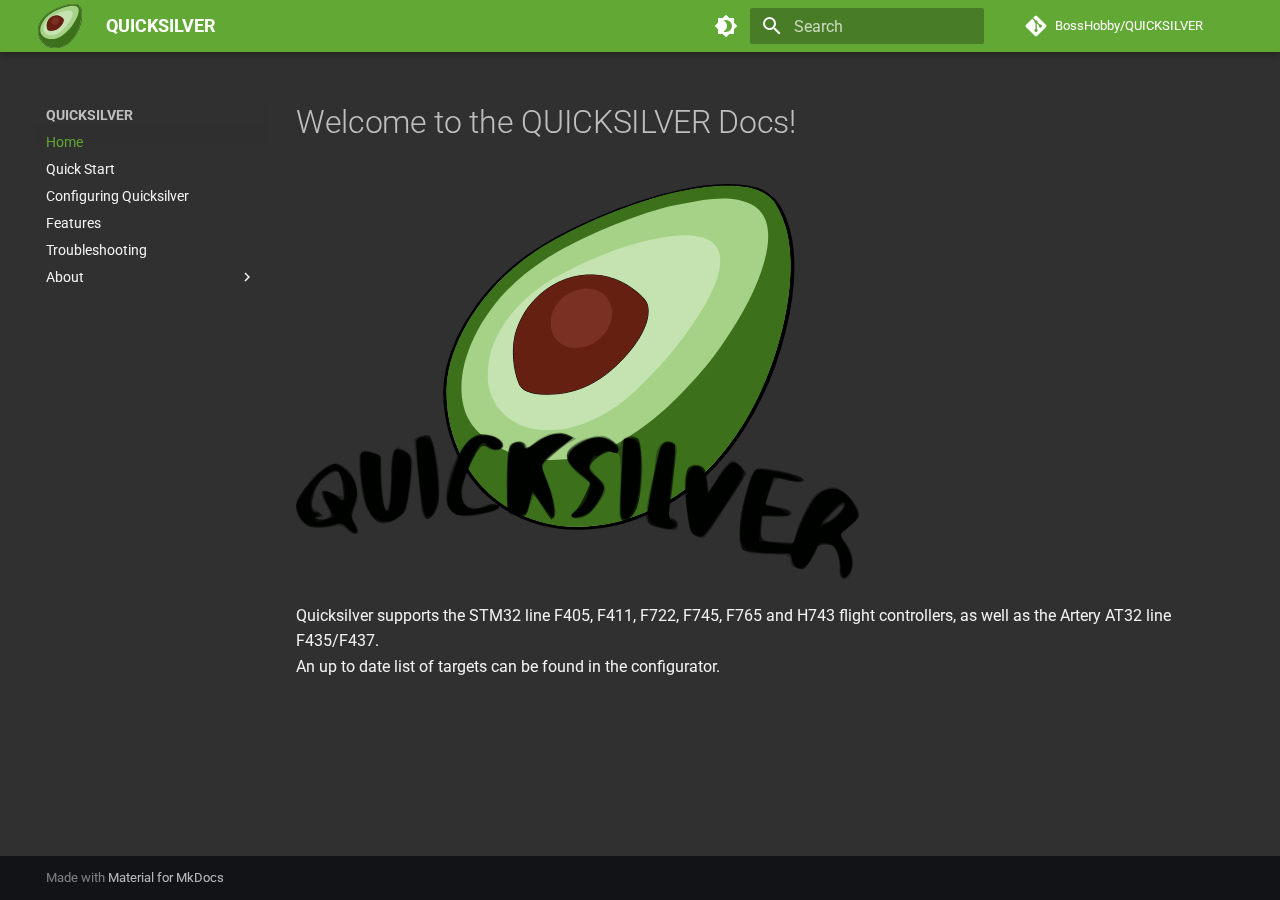
<file: index.html>
<!doctype html>
<html lang="en" class="no-js">
  <head>
    
      <meta charset="utf-8">
      <meta name="viewport" content="width=device-width,initial-scale=1">
      
      
      
      
      
        <link rel="next" href="Quick-Start-Guide/">
      
      
      <link rel="icon" href="assets/img/Logo_Clean.png">
      <meta name="generator" content="mkdocs-1.6.1, mkdocs-material-9.5.49">
    
    
      
        <title>QUICKSILVER</title>
      
    
    
      <link rel="stylesheet" href="assets/stylesheets/main.6f8fc17f.min.css">
      
        
        <link rel="stylesheet" href="assets/stylesheets/palette.06af60db.min.css">
      
      


    
    
      
    
    
      
        
        
        <link rel="preconnect" href="https://fonts.gstatic.com" crossorigin>
        <link rel="stylesheet" href="https://fonts.googleapis.com/css?family=Roboto:300,300i,400,400i,700,700i%7CRoboto+Mono:400,400i,700,700i&display=fallback">
        <style>:root{--md-text-font:"Roboto";--md-code-font:"Roboto Mono"}</style>
      
    
    
      <link rel="stylesheet" href="assets/style/style.css">
    
    <script>__md_scope=new URL(".",location),__md_hash=e=>[...e].reduce(((e,_)=>(e<<5)-e+_.charCodeAt(0)),0),__md_get=(e,_=localStorage,t=__md_scope)=>JSON.parse(_.getItem(t.pathname+"."+e)),__md_set=(e,_,t=localStorage,a=__md_scope)=>{try{t.setItem(a.pathname+"."+e,JSON.stringify(_))}catch(e){}}</script>
    
      

    
    
    
  </head>
  
  
    
    
      
    
    
    
    
    <body dir="ltr" data-md-color-scheme="slate" data-md-color-primary="quicksilver" data-md-color-accent="indigo">
  
    
    <input class="md-toggle" data-md-toggle="drawer" type="checkbox" id="__drawer" autocomplete="off">
    <input class="md-toggle" data-md-toggle="search" type="checkbox" id="__search" autocomplete="off">
    <label class="md-overlay" for="__drawer"></label>
    <div data-md-component="skip">
      
        
        <a href="#welcome-to-the-quicksilver-docs" class="md-skip">
          Skip to content
        </a>
      
    </div>
    <div data-md-component="announce">
      
    </div>
    
    
      

  

<header class="md-header md-header--shadow" data-md-component="header">
  <nav class="md-header__inner md-grid" aria-label="Header">
    <a href="." title="QUICKSILVER" class="md-header__button md-logo" aria-label="QUICKSILVER" data-md-component="logo">
      
  <img src="assets/img/Logo_Clean.svg" alt="logo">

    </a>
    <label class="md-header__button md-icon" for="__drawer">
      
      <svg xmlns="http://www.w3.org/2000/svg" viewBox="0 0 24 24"><path d="M3 6h18v2H3zm0 5h18v2H3zm0 5h18v2H3z"/></svg>
    </label>
    <div class="md-header__title" data-md-component="header-title">
      <div class="md-header__ellipsis">
        <div class="md-header__topic">
          <span class="md-ellipsis">
            QUICKSILVER
          </span>
        </div>
        <div class="md-header__topic" data-md-component="header-topic">
          <span class="md-ellipsis">
            
              Home
            
          </span>
        </div>
      </div>
    </div>
    
      
        <form class="md-header__option" data-md-component="palette">
  
    
    
    
    <input class="md-option" data-md-color-media="" data-md-color-scheme="slate" data-md-color-primary="quicksilver" data-md-color-accent="indigo"  aria-label="Switch to light mode"  type="radio" name="__palette" id="__palette_0">
    
      <label class="md-header__button md-icon" title="Switch to light mode" for="__palette_1" hidden>
        <svg xmlns="http://www.w3.org/2000/svg" viewBox="0 0 24 24"><path d="M12 18c-.89 0-1.74-.2-2.5-.55C11.56 16.5 13 14.42 13 12s-1.44-4.5-3.5-5.45C10.26 6.2 11.11 6 12 6a6 6 0 0 1 6 6 6 6 0 0 1-6 6m8-9.31V4h-4.69L12 .69 8.69 4H4v4.69L.69 12 4 15.31V20h4.69L12 23.31 15.31 20H20v-4.69L23.31 12z"/></svg>
      </label>
    
  
    
    
    
    <input class="md-option" data-md-color-media="" data-md-color-scheme="default" data-md-color-primary="quicksilver" data-md-color-accent="indigo"  aria-label="Switch to dark mode"  type="radio" name="__palette" id="__palette_1">
    
      <label class="md-header__button md-icon" title="Switch to dark mode" for="__palette_0" hidden>
        <svg xmlns="http://www.w3.org/2000/svg" viewBox="0 0 24 24"><path d="M12 8a4 4 0 0 0-4 4 4 4 0 0 0 4 4 4 4 0 0 0 4-4 4 4 0 0 0-4-4m0 10a6 6 0 0 1-6-6 6 6 0 0 1 6-6 6 6 0 0 1 6 6 6 6 0 0 1-6 6m8-9.31V4h-4.69L12 .69 8.69 4H4v4.69L.69 12 4 15.31V20h4.69L12 23.31 15.31 20H20v-4.69L23.31 12z"/></svg>
      </label>
    
  
</form>
      
    
    
      <script>var palette=__md_get("__palette");if(palette&&palette.color){if("(prefers-color-scheme)"===palette.color.media){var media=matchMedia("(prefers-color-scheme: light)"),input=document.querySelector(media.matches?"[data-md-color-media='(prefers-color-scheme: light)']":"[data-md-color-media='(prefers-color-scheme: dark)']");palette.color.media=input.getAttribute("data-md-color-media"),palette.color.scheme=input.getAttribute("data-md-color-scheme"),palette.color.primary=input.getAttribute("data-md-color-primary"),palette.color.accent=input.getAttribute("data-md-color-accent")}for(var[key,value]of Object.entries(palette.color))document.body.setAttribute("data-md-color-"+key,value)}</script>
    
    
    
      <label class="md-header__button md-icon" for="__search">
        
        <svg xmlns="http://www.w3.org/2000/svg" viewBox="0 0 24 24"><path d="M9.5 3A6.5 6.5 0 0 1 16 9.5c0 1.61-.59 3.09-1.56 4.23l.27.27h.79l5 5-1.5 1.5-5-5v-.79l-.27-.27A6.52 6.52 0 0 1 9.5 16 6.5 6.5 0 0 1 3 9.5 6.5 6.5 0 0 1 9.5 3m0 2C7 5 5 7 5 9.5S7 14 9.5 14 14 12 14 9.5 12 5 9.5 5"/></svg>
      </label>
      <div class="md-search" data-md-component="search" role="dialog">
  <label class="md-search__overlay" for="__search"></label>
  <div class="md-search__inner" role="search">
    <form class="md-search__form" name="search">
      <input type="text" class="md-search__input" name="query" aria-label="Search" placeholder="Search" autocapitalize="off" autocorrect="off" autocomplete="off" spellcheck="false" data-md-component="search-query" required>
      <label class="md-search__icon md-icon" for="__search">
        
        <svg xmlns="http://www.w3.org/2000/svg" viewBox="0 0 24 24"><path d="M9.5 3A6.5 6.5 0 0 1 16 9.5c0 1.61-.59 3.09-1.56 4.23l.27.27h.79l5 5-1.5 1.5-5-5v-.79l-.27-.27A6.52 6.52 0 0 1 9.5 16 6.5 6.5 0 0 1 3 9.5 6.5 6.5 0 0 1 9.5 3m0 2C7 5 5 7 5 9.5S7 14 9.5 14 14 12 14 9.5 12 5 9.5 5"/></svg>
        
        <svg xmlns="http://www.w3.org/2000/svg" viewBox="0 0 24 24"><path d="M20 11v2H8l5.5 5.5-1.42 1.42L4.16 12l7.92-7.92L13.5 5.5 8 11z"/></svg>
      </label>
      <nav class="md-search__options" aria-label="Search">
        
        <button type="reset" class="md-search__icon md-icon" title="Clear" aria-label="Clear" tabindex="-1">
          
          <svg xmlns="http://www.w3.org/2000/svg" viewBox="0 0 24 24"><path d="M19 6.41 17.59 5 12 10.59 6.41 5 5 6.41 10.59 12 5 17.59 6.41 19 12 13.41 17.59 19 19 17.59 13.41 12z"/></svg>
        </button>
      </nav>
      
    </form>
    <div class="md-search__output">
      <div class="md-search__scrollwrap" tabindex="0" data-md-scrollfix>
        <div class="md-search-result" data-md-component="search-result">
          <div class="md-search-result__meta">
            Initializing search
          </div>
          <ol class="md-search-result__list" role="presentation"></ol>
        </div>
      </div>
    </div>
  </div>
</div>
    
    
      <div class="md-header__source">
        <a href="https://github.com/BossHobby/QUICKSILVER/releases/" title="Go to repository" class="md-source" data-md-component="source">
  <div class="md-source__icon md-icon">
    
    <svg xmlns="http://www.w3.org/2000/svg" viewBox="0 0 448 512"><!--! Font Awesome Free 6.7.1 by @fontawesome - https://fontawesome.com License - https://fontawesome.com/license/free (Icons: CC BY 4.0, Fonts: SIL OFL 1.1, Code: MIT License) Copyright 2024 Fonticons, Inc.--><path d="M439.55 236.05 244 40.45a28.87 28.87 0 0 0-40.81 0l-40.66 40.63 51.52 51.52c27.06-9.14 52.68 16.77 43.39 43.68l49.66 49.66c34.23-11.8 61.18 31 35.47 56.69-26.49 26.49-70.21-2.87-56-37.34L240.22 199v121.85c25.3 12.54 22.26 41.85 9.08 55a34.34 34.34 0 0 1-48.55 0c-17.57-17.6-11.07-46.91 11.25-56v-123c-20.8-8.51-24.6-30.74-18.64-45L142.57 101 8.45 235.14a28.86 28.86 0 0 0 0 40.81l195.61 195.6a28.86 28.86 0 0 0 40.8 0l194.69-194.69a28.86 28.86 0 0 0 0-40.81"/></svg>
  </div>
  <div class="md-source__repository">
    BossHobby/QUICKSILVER
  </div>
</a>
      </div>
    
  </nav>
  
</header>
    
    <div class="md-container" data-md-component="container">
      
      
        
          
        
      
      <main class="md-main" data-md-component="main">
        <div class="md-main__inner md-grid">
          
            
              
              <div class="md-sidebar md-sidebar--primary" data-md-component="sidebar" data-md-type="navigation" >
                <div class="md-sidebar__scrollwrap">
                  <div class="md-sidebar__inner">
                    



  

<nav class="md-nav md-nav--primary md-nav--integrated" aria-label="Navigation" data-md-level="0">
  <label class="md-nav__title" for="__drawer">
    <a href="." title="QUICKSILVER" class="md-nav__button md-logo" aria-label="QUICKSILVER" data-md-component="logo">
      
  <img src="assets/img/Logo_Clean.svg" alt="logo">

    </a>
    QUICKSILVER
  </label>
  
    <div class="md-nav__source">
      <a href="https://github.com/BossHobby/QUICKSILVER/releases/" title="Go to repository" class="md-source" data-md-component="source">
  <div class="md-source__icon md-icon">
    
    <svg xmlns="http://www.w3.org/2000/svg" viewBox="0 0 448 512"><!--! Font Awesome Free 6.7.1 by @fontawesome - https://fontawesome.com License - https://fontawesome.com/license/free (Icons: CC BY 4.0, Fonts: SIL OFL 1.1, Code: MIT License) Copyright 2024 Fonticons, Inc.--><path d="M439.55 236.05 244 40.45a28.87 28.87 0 0 0-40.81 0l-40.66 40.63 51.52 51.52c27.06-9.14 52.68 16.77 43.39 43.68l49.66 49.66c34.23-11.8 61.18 31 35.47 56.69-26.49 26.49-70.21-2.87-56-37.34L240.22 199v121.85c25.3 12.54 22.26 41.85 9.08 55a34.34 34.34 0 0 1-48.55 0c-17.57-17.6-11.07-46.91 11.25-56v-123c-20.8-8.51-24.6-30.74-18.64-45L142.57 101 8.45 235.14a28.86 28.86 0 0 0 0 40.81l195.61 195.6a28.86 28.86 0 0 0 40.8 0l194.69-194.69a28.86 28.86 0 0 0 0-40.81"/></svg>
  </div>
  <div class="md-source__repository">
    BossHobby/QUICKSILVER
  </div>
</a>
    </div>
  
  <ul class="md-nav__list" data-md-scrollfix>
    
      
      
  
  
    
  
  
  
    <li class="md-nav__item md-nav__item--active">
      
      <input class="md-nav__toggle md-toggle" type="checkbox" id="__toc">
      
      
        
      
      
      <a href="." class="md-nav__link md-nav__link--active">
        
  
  <span class="md-ellipsis">
    Home
  </span>
  

      </a>
      
    </li>
  

    
      
      
  
  
  
  
    <li class="md-nav__item">
      <a href="Quick-Start-Guide/" class="md-nav__link">
        
  
  <span class="md-ellipsis">
    Quick Start
  </span>
  

      </a>
    </li>
  

    
      
      
  
  
  
  
    <li class="md-nav__item">
      <a href="Configuring-Quicksilver/" class="md-nav__link">
        
  
  <span class="md-ellipsis">
    Configuring Quicksilver
  </span>
  

      </a>
    </li>
  

    
      
      
  
  
  
  
    <li class="md-nav__item">
      <a href="Features/" class="md-nav__link">
        
  
  <span class="md-ellipsis">
    Features
  </span>
  

      </a>
    </li>
  

    
      
      
  
  
  
  
    <li class="md-nav__item">
      <a href="Troubleshooting/" class="md-nav__link">
        
  
  <span class="md-ellipsis">
    Troubleshooting
  </span>
  

      </a>
    </li>
  

    
      
      
  
  
  
  
    
    
    
    
    <li class="md-nav__item md-nav__item--nested">
      
        
        
        <input class="md-nav__toggle md-toggle " type="checkbox" id="__nav_6" >
        
          
          <label class="md-nav__link" for="__nav_6" id="__nav_6_label" tabindex="0">
            
  
  <span class="md-ellipsis">
    About
  </span>
  

            <span class="md-nav__icon md-icon"></span>
          </label>
        
        <nav class="md-nav" data-md-level="1" aria-labelledby="__nav_6_label" aria-expanded="false">
          <label class="md-nav__title" for="__nav_6">
            <span class="md-nav__icon md-icon"></span>
            About
          </label>
          <ul class="md-nav__list" data-md-scrollfix>
            
              
                
  
  
  
  
    <li class="md-nav__item">
      <a href="About/Development/" class="md-nav__link">
        
  
  <span class="md-ellipsis">
    Development
  </span>
  

      </a>
    </li>
  

              
            
              
                
  
  
  
  
    <li class="md-nav__item">
      <a href="About/Contributing/" class="md-nav__link">
        
  
  <span class="md-ellipsis">
    Contributing
  </span>
  

      </a>
    </li>
  

              
            
          </ul>
        </nav>
      
    </li>
  

    
  </ul>
</nav>
                  </div>
                </div>
              </div>
            
            
          
          
            <div class="md-content" data-md-component="content">
              <article class="md-content__inner md-typeset">
                
                  

  
  


<h1 id="welcome-to-the-quicksilver-docs">Welcome to the QUICKSILVER Docs!</h1>
<p><img src="/assets/img/Logo_Sticker.svg" width=60%></p>
<p>Quicksilver supports the STM32 line F405, F411, F722, F745, F765 and H743 flight controllers, as well as the Artery AT32 line F435/F437.<br />
An up to date list of targets can be found in the configurator.</p>












                
              </article>
            </div>
          
          
<script>var target=document.getElementById(location.hash.slice(1));target&&target.name&&(target.checked=target.name.startsWith("__tabbed_"))</script>
        </div>
        
      </main>
      
        <footer class="md-footer">
  
  <div class="md-footer-meta md-typeset">
    <div class="md-footer-meta__inner md-grid">
      <div class="md-copyright">
  
  
    Made with
    <a href="https://squidfunk.github.io/mkdocs-material/" target="_blank" rel="noopener">
      Material for MkDocs
    </a>
  
</div>
      
    </div>
  </div>
</footer>
      
    </div>
    <div class="md-dialog" data-md-component="dialog">
      <div class="md-dialog__inner md-typeset"></div>
    </div>
    
    
    <script id="__config" type="application/json">{"base": ".", "features": ["navigation.instant", "navigation.tracking", "toc.integrate"], "search": "assets/javascripts/workers/search.6ce7567c.min.js", "translations": {"clipboard.copied": "Copied to clipboard", "clipboard.copy": "Copy to clipboard", "search.result.more.one": "1 more on this page", "search.result.more.other": "# more on this page", "search.result.none": "No matching documents", "search.result.one": "1 matching document", "search.result.other": "# matching documents", "search.result.placeholder": "Type to start searching", "search.result.term.missing": "Missing", "select.version": "Select version"}}</script>
    
    
      <script src="assets/javascripts/bundle.88dd0f4e.min.js"></script>
      
    
  </body>
</html>
</file>
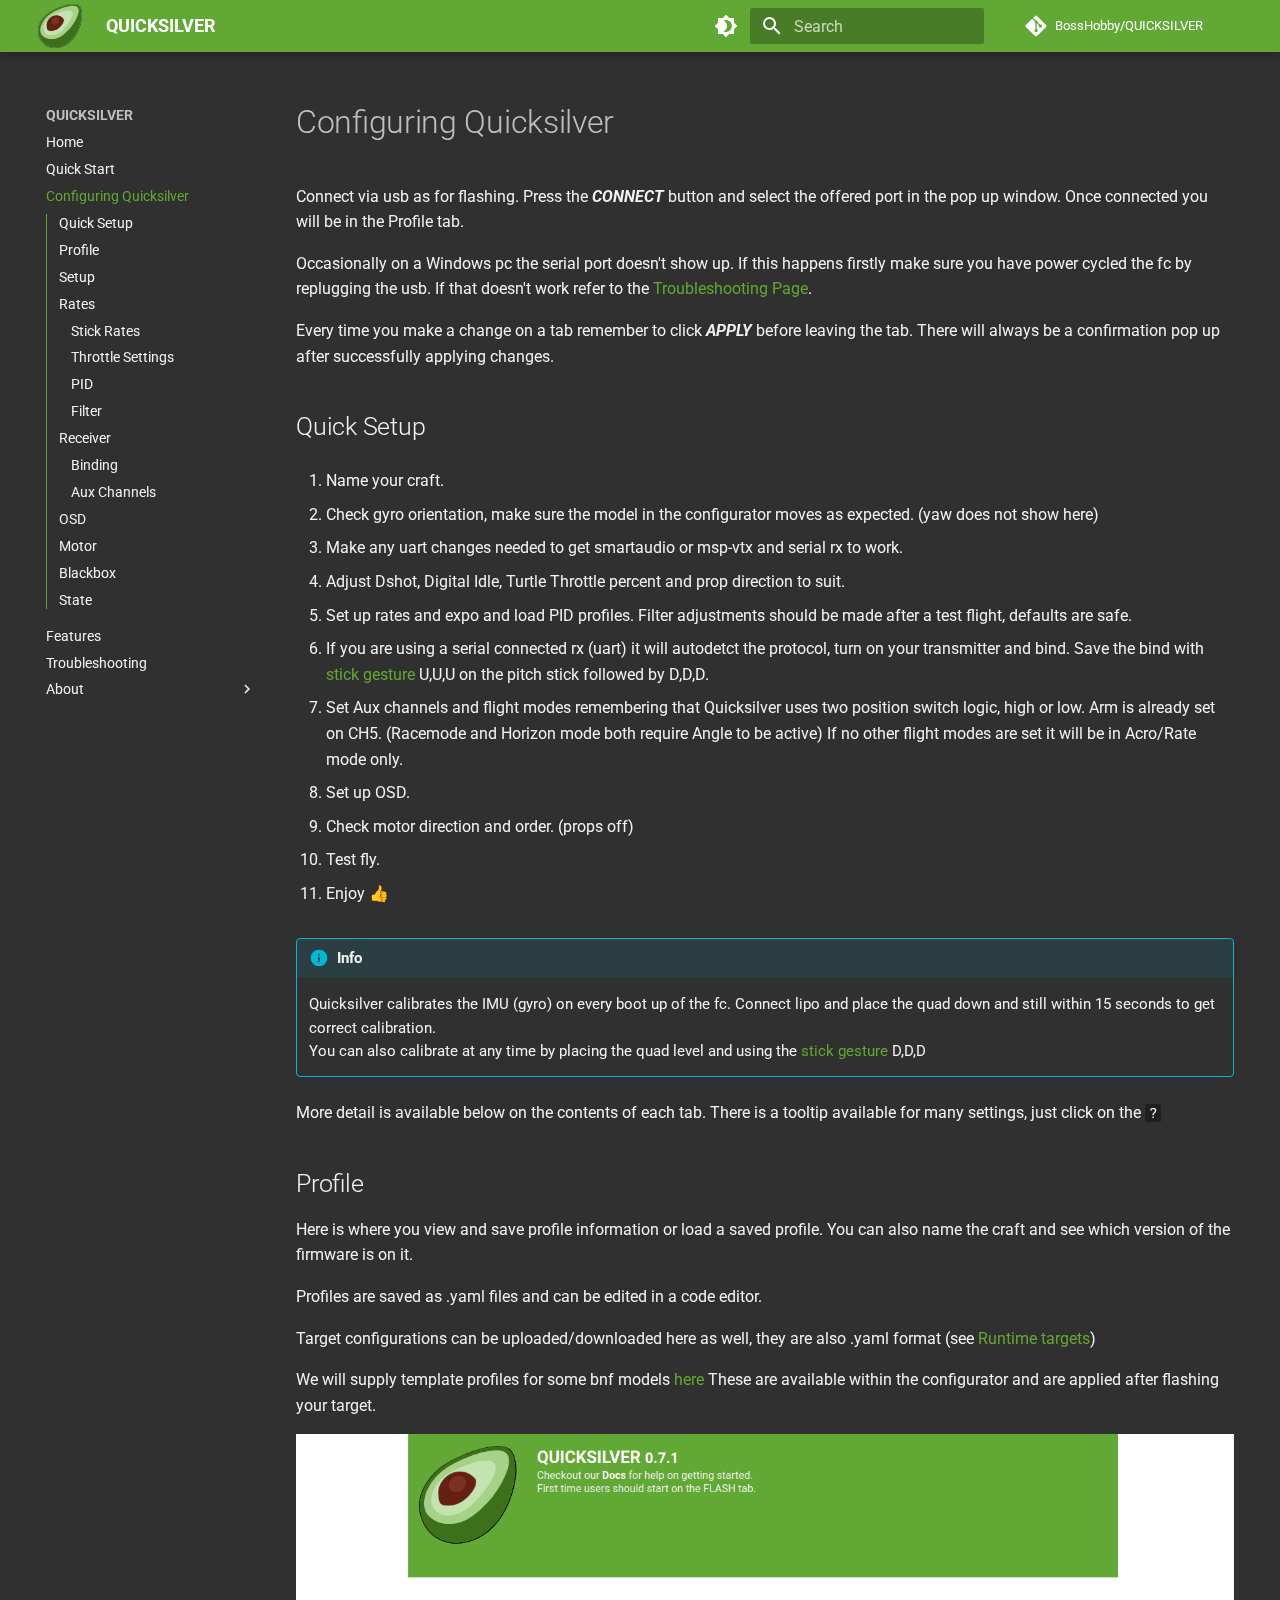
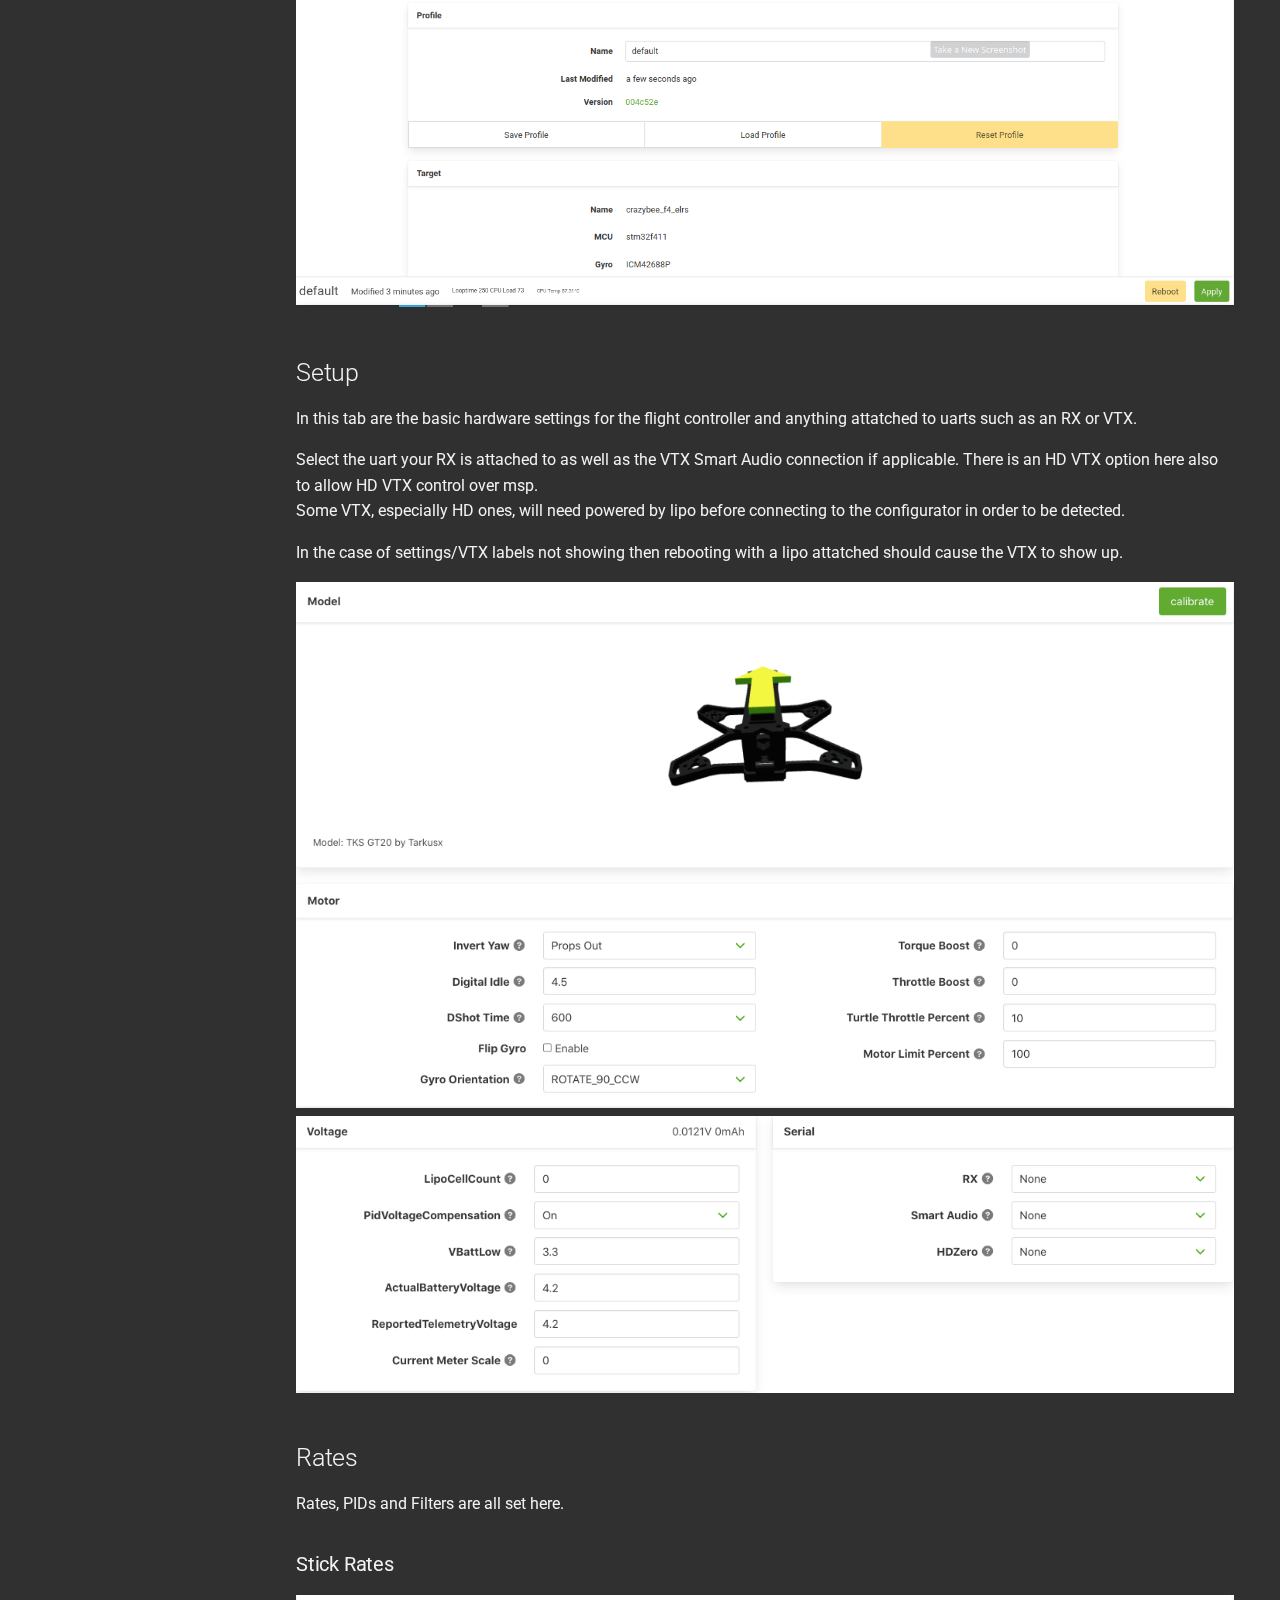
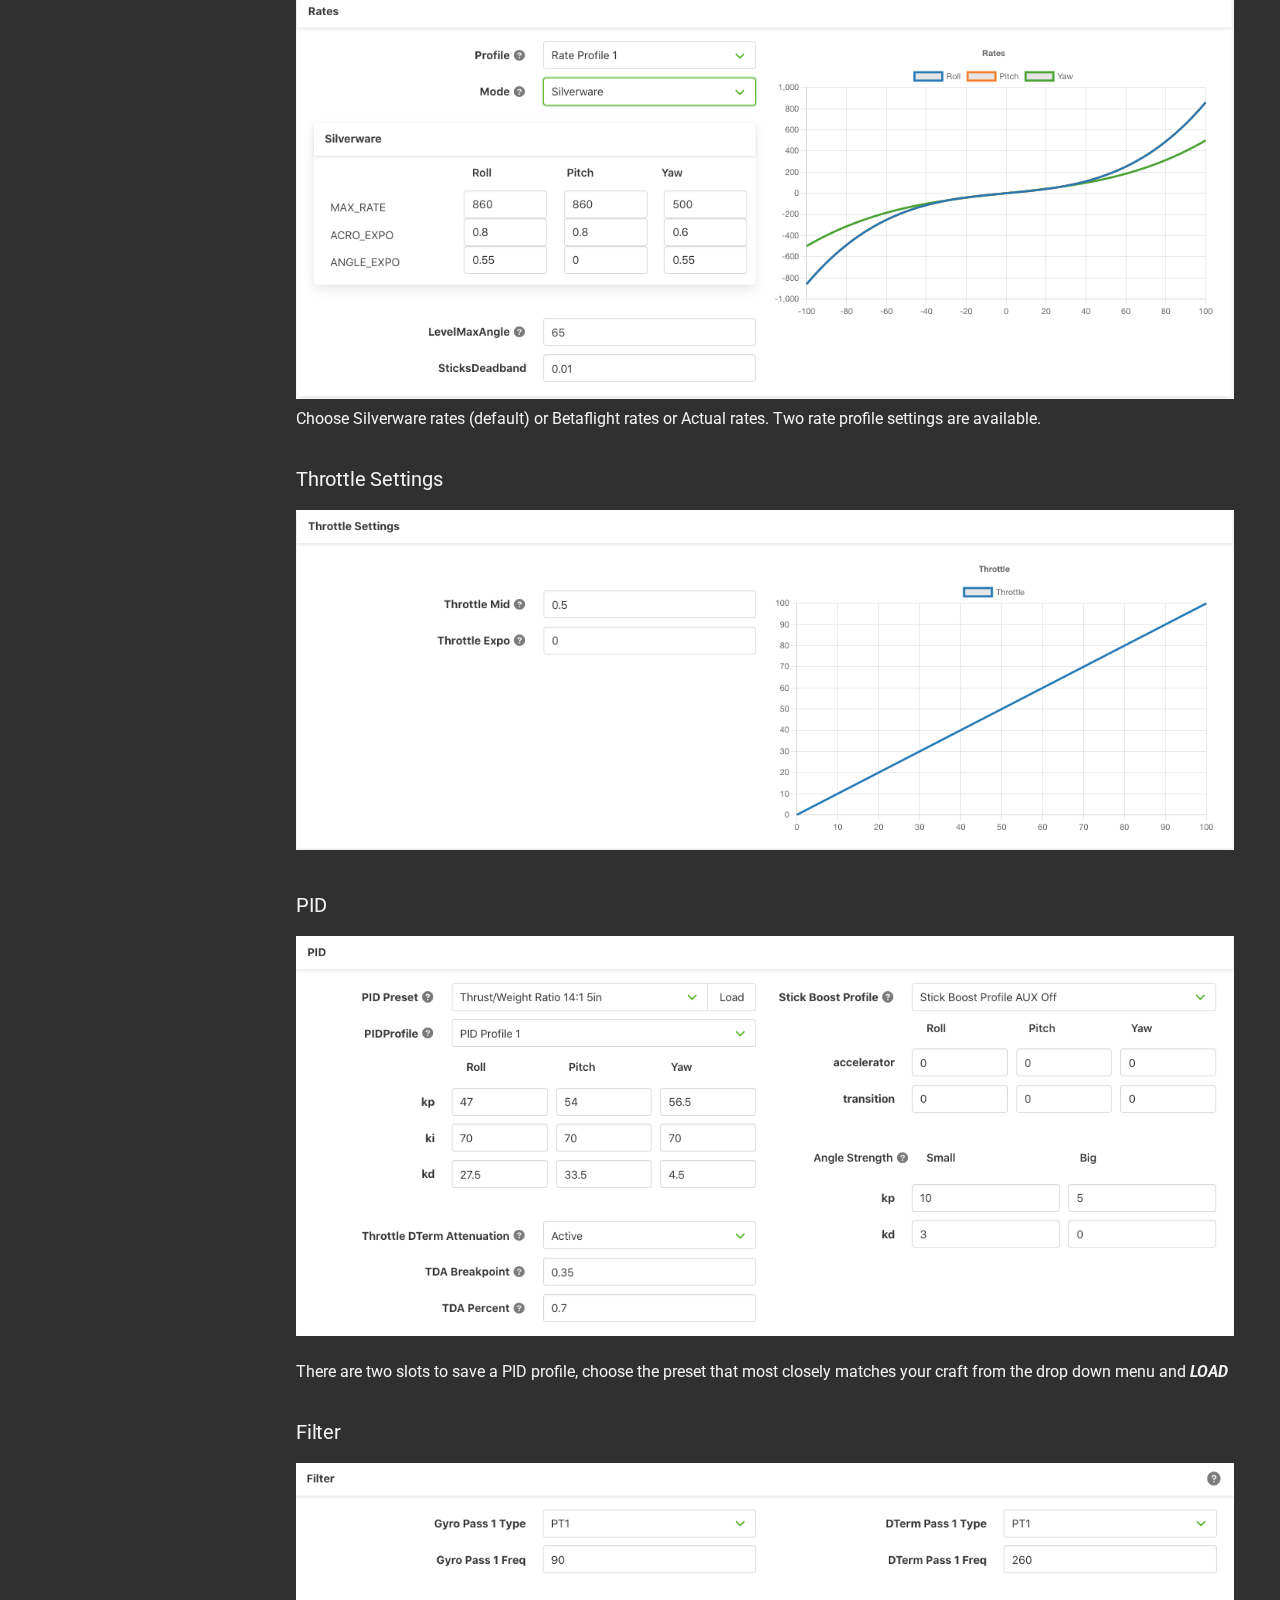
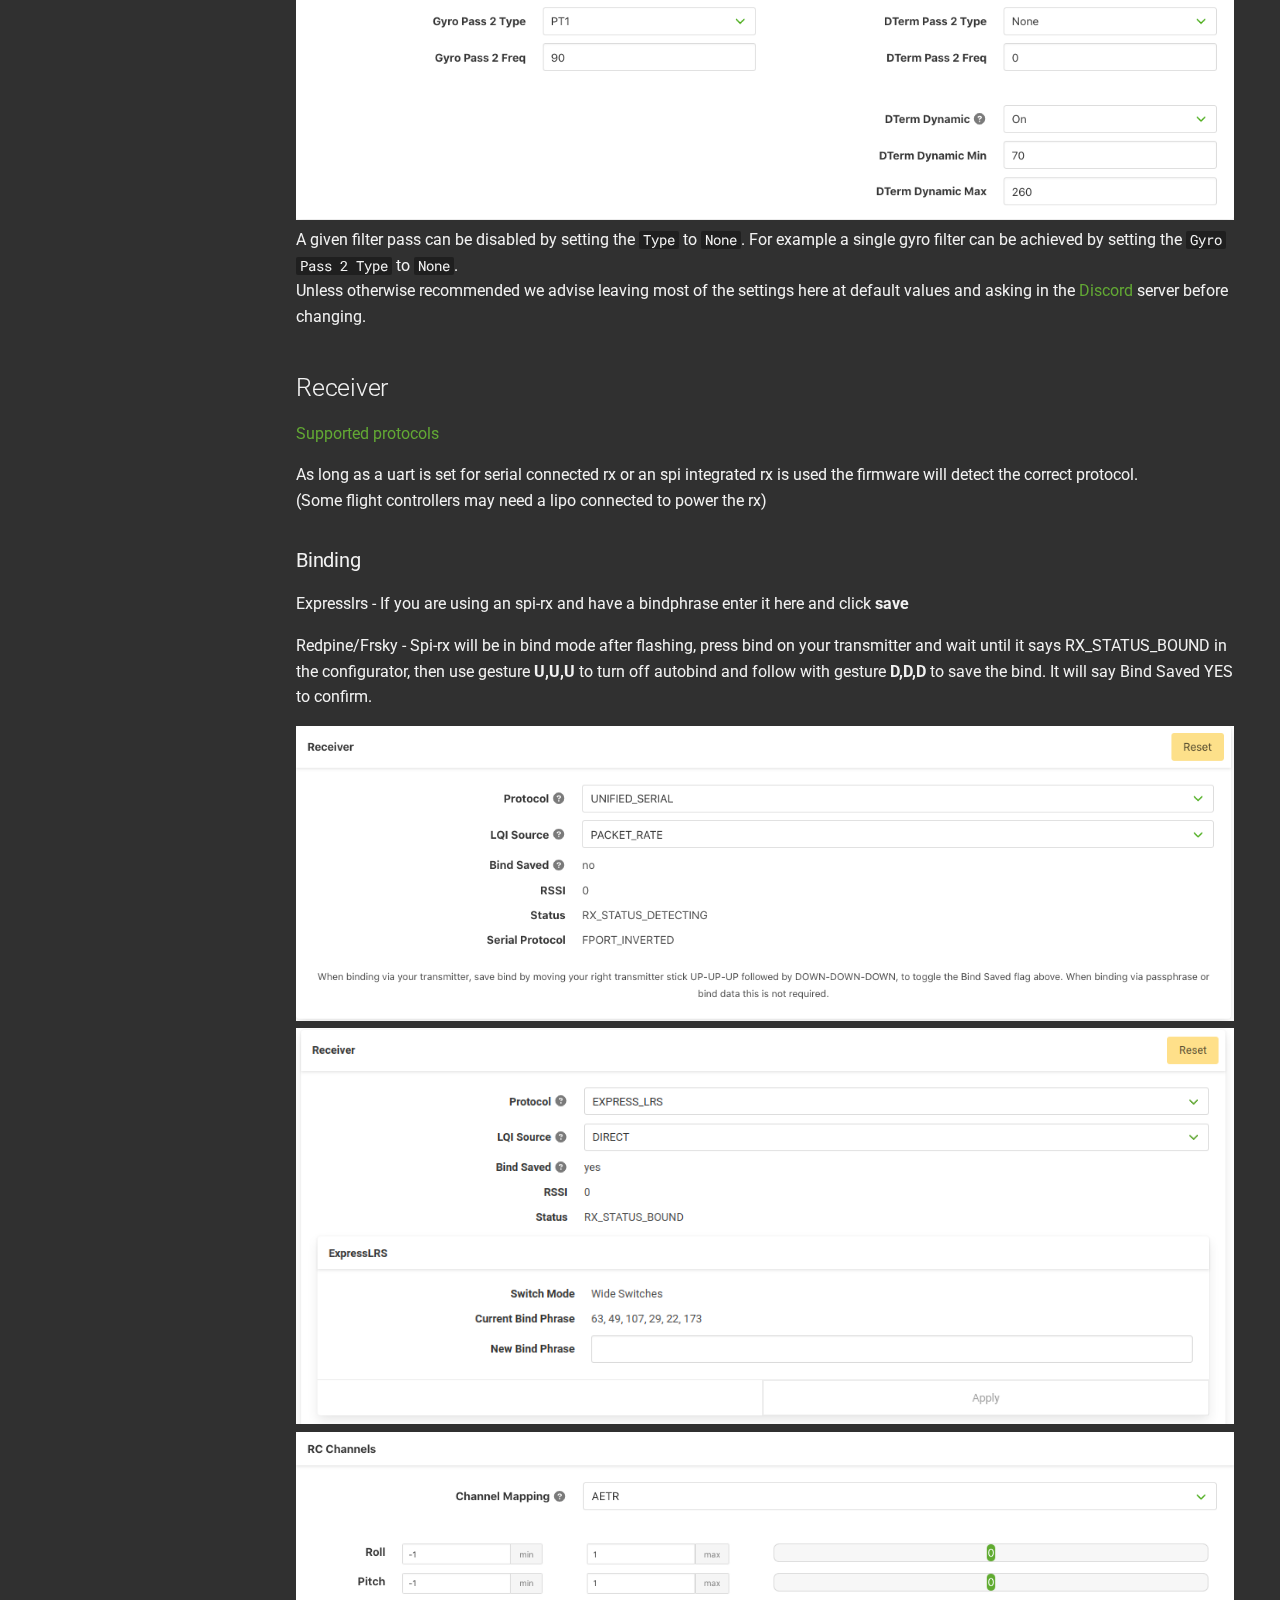
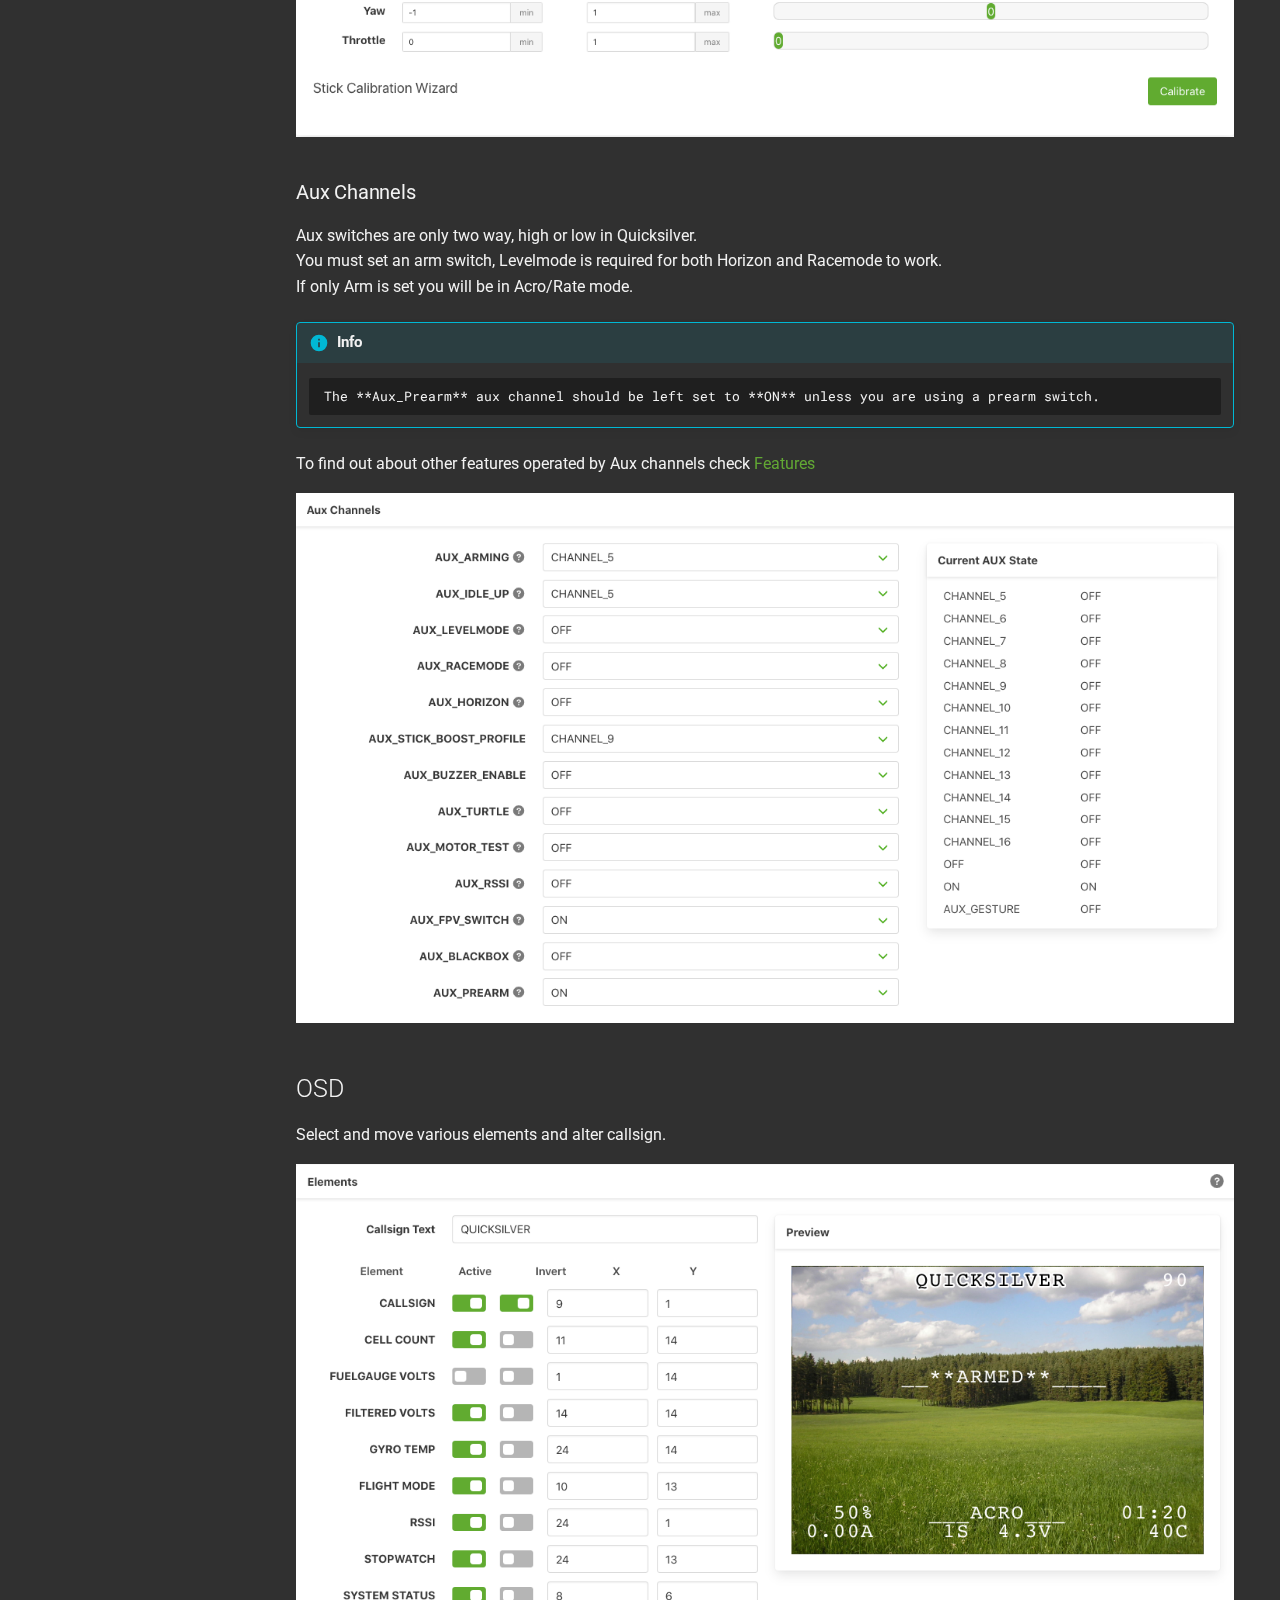
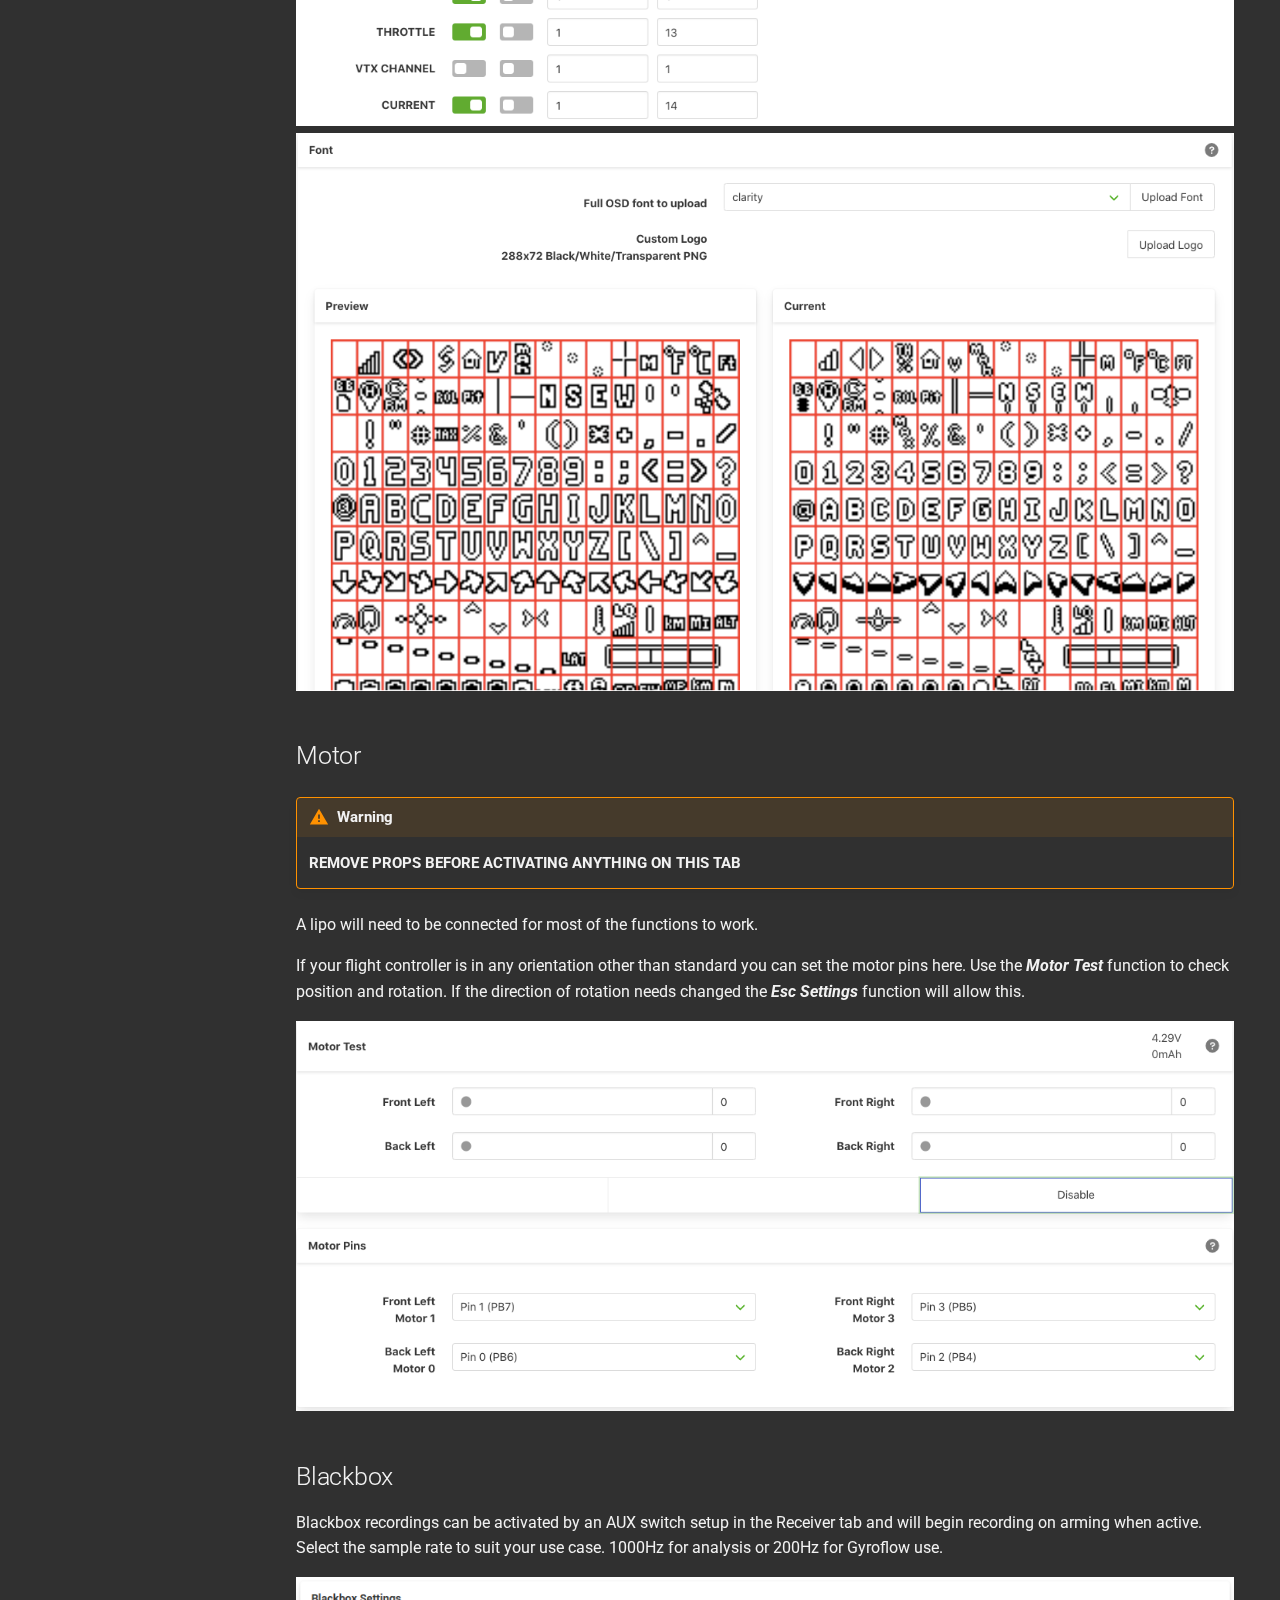
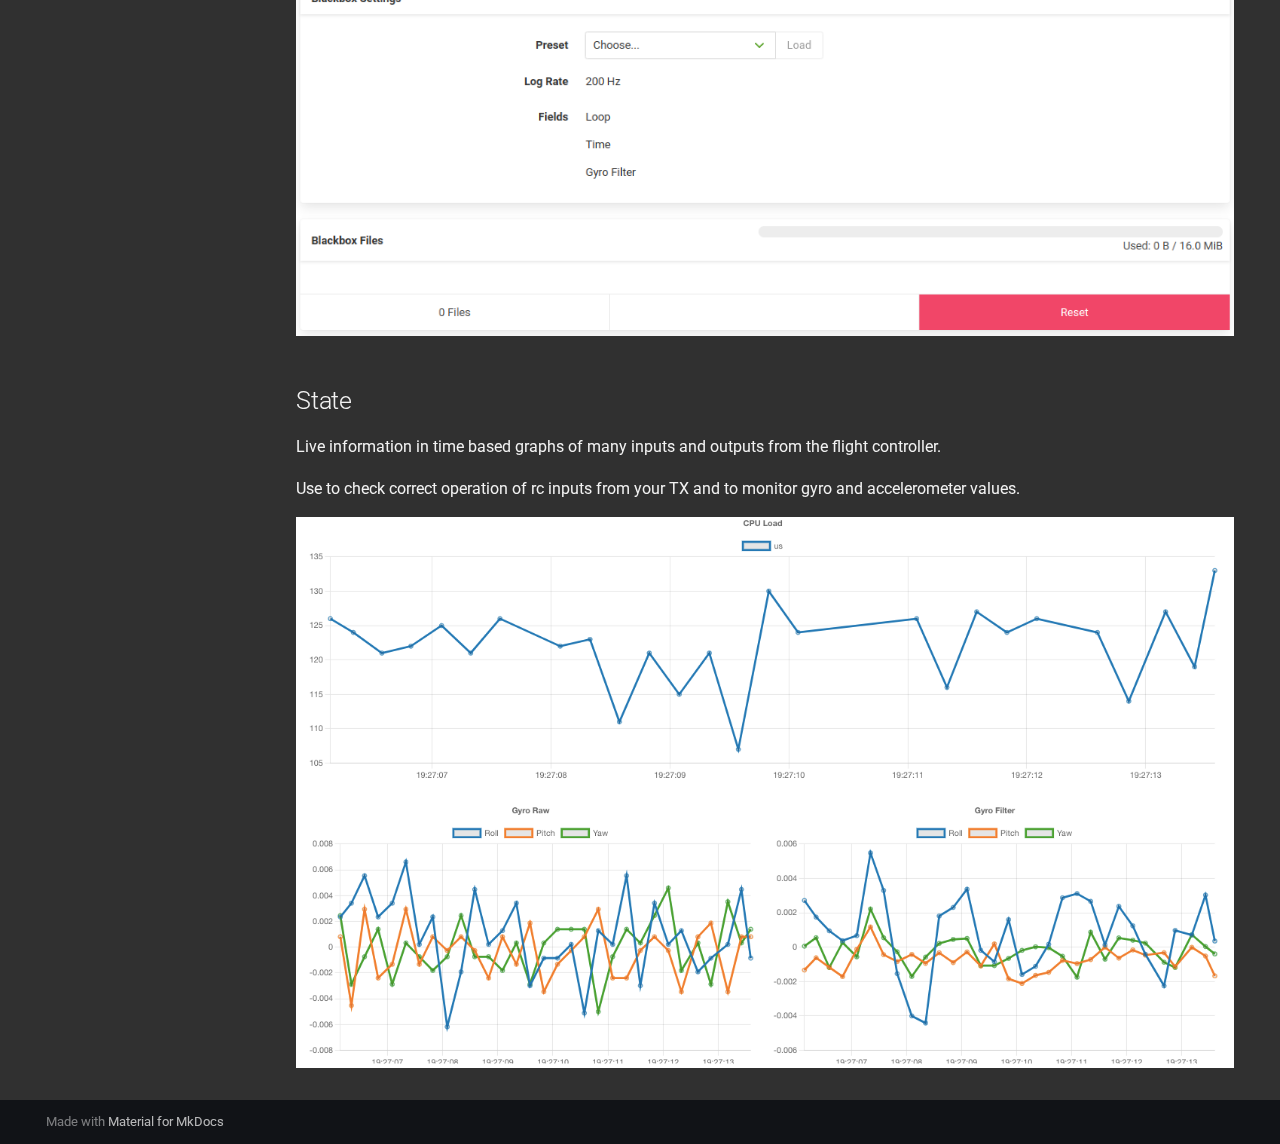
<file: Configuring-Quicksilver/index.html>
<!doctype html>
<html lang="en" class="no-js">
  <head>
    
      <meta charset="utf-8">
      <meta name="viewport" content="width=device-width,initial-scale=1">
      
      
      
      
        <link rel="prev" href="../Quick-Start-Guide/">
      
      
        <link rel="next" href="../Features/">
      
      
      <link rel="icon" href="../assets/img/Logo_Clean.png">
      <meta name="generator" content="mkdocs-1.6.1, mkdocs-material-9.5.49">
    
    
      
        <title>Configuring Quicksilver - QUICKSILVER</title>
      
    
    
      <link rel="stylesheet" href="../assets/stylesheets/main.6f8fc17f.min.css">
      
        
        <link rel="stylesheet" href="../assets/stylesheets/palette.06af60db.min.css">
      
      


    
    
      
    
    
      
        
        
        <link rel="preconnect" href="https://fonts.gstatic.com" crossorigin>
        <link rel="stylesheet" href="https://fonts.googleapis.com/css?family=Roboto:300,300i,400,400i,700,700i%7CRoboto+Mono:400,400i,700,700i&display=fallback">
        <style>:root{--md-text-font:"Roboto";--md-code-font:"Roboto Mono"}</style>
      
    
    
      <link rel="stylesheet" href="../assets/style/style.css">
    
    <script>__md_scope=new URL("..",location),__md_hash=e=>[...e].reduce(((e,_)=>(e<<5)-e+_.charCodeAt(0)),0),__md_get=(e,_=localStorage,t=__md_scope)=>JSON.parse(_.getItem(t.pathname+"."+e)),__md_set=(e,_,t=localStorage,a=__md_scope)=>{try{t.setItem(a.pathname+"."+e,JSON.stringify(_))}catch(e){}}</script>
    
      

    
    
    
  </head>
  
  
    
    
      
    
    
    
    
    <body dir="ltr" data-md-color-scheme="slate" data-md-color-primary="quicksilver" data-md-color-accent="indigo">
  
    
    <input class="md-toggle" data-md-toggle="drawer" type="checkbox" id="__drawer" autocomplete="off">
    <input class="md-toggle" data-md-toggle="search" type="checkbox" id="__search" autocomplete="off">
    <label class="md-overlay" for="__drawer"></label>
    <div data-md-component="skip">
      
        
        <a href="#quick-setup" class="md-skip">
          Skip to content
        </a>
      
    </div>
    <div data-md-component="announce">
      
    </div>
    
    
      

  

<header class="md-header md-header--shadow" data-md-component="header">
  <nav class="md-header__inner md-grid" aria-label="Header">
    <a href=".." title="QUICKSILVER" class="md-header__button md-logo" aria-label="QUICKSILVER" data-md-component="logo">
      
  <img src="../assets/img/Logo_Clean.svg" alt="logo">

    </a>
    <label class="md-header__button md-icon" for="__drawer">
      
      <svg xmlns="http://www.w3.org/2000/svg" viewBox="0 0 24 24"><path d="M3 6h18v2H3zm0 5h18v2H3zm0 5h18v2H3z"/></svg>
    </label>
    <div class="md-header__title" data-md-component="header-title">
      <div class="md-header__ellipsis">
        <div class="md-header__topic">
          <span class="md-ellipsis">
            QUICKSILVER
          </span>
        </div>
        <div class="md-header__topic" data-md-component="header-topic">
          <span class="md-ellipsis">
            
              Configuring Quicksilver
            
          </span>
        </div>
      </div>
    </div>
    
      
        <form class="md-header__option" data-md-component="palette">
  
    
    
    
    <input class="md-option" data-md-color-media="" data-md-color-scheme="slate" data-md-color-primary="quicksilver" data-md-color-accent="indigo"  aria-label="Switch to light mode"  type="radio" name="__palette" id="__palette_0">
    
      <label class="md-header__button md-icon" title="Switch to light mode" for="__palette_1" hidden>
        <svg xmlns="http://www.w3.org/2000/svg" viewBox="0 0 24 24"><path d="M12 18c-.89 0-1.74-.2-2.5-.55C11.56 16.5 13 14.42 13 12s-1.44-4.5-3.5-5.45C10.26 6.2 11.11 6 12 6a6 6 0 0 1 6 6 6 6 0 0 1-6 6m8-9.31V4h-4.69L12 .69 8.69 4H4v4.69L.69 12 4 15.31V20h4.69L12 23.31 15.31 20H20v-4.69L23.31 12z"/></svg>
      </label>
    
  
    
    
    
    <input class="md-option" data-md-color-media="" data-md-color-scheme="default" data-md-color-primary="quicksilver" data-md-color-accent="indigo"  aria-label="Switch to dark mode"  type="radio" name="__palette" id="__palette_1">
    
      <label class="md-header__button md-icon" title="Switch to dark mode" for="__palette_0" hidden>
        <svg xmlns="http://www.w3.org/2000/svg" viewBox="0 0 24 24"><path d="M12 8a4 4 0 0 0-4 4 4 4 0 0 0 4 4 4 4 0 0 0 4-4 4 4 0 0 0-4-4m0 10a6 6 0 0 1-6-6 6 6 0 0 1 6-6 6 6 0 0 1 6 6 6 6 0 0 1-6 6m8-9.31V4h-4.69L12 .69 8.69 4H4v4.69L.69 12 4 15.31V20h4.69L12 23.31 15.31 20H20v-4.69L23.31 12z"/></svg>
      </label>
    
  
</form>
      
    
    
      <script>var palette=__md_get("__palette");if(palette&&palette.color){if("(prefers-color-scheme)"===palette.color.media){var media=matchMedia("(prefers-color-scheme: light)"),input=document.querySelector(media.matches?"[data-md-color-media='(prefers-color-scheme: light)']":"[data-md-color-media='(prefers-color-scheme: dark)']");palette.color.media=input.getAttribute("data-md-color-media"),palette.color.scheme=input.getAttribute("data-md-color-scheme"),palette.color.primary=input.getAttribute("data-md-color-primary"),palette.color.accent=input.getAttribute("data-md-color-accent")}for(var[key,value]of Object.entries(palette.color))document.body.setAttribute("data-md-color-"+key,value)}</script>
    
    
    
      <label class="md-header__button md-icon" for="__search">
        
        <svg xmlns="http://www.w3.org/2000/svg" viewBox="0 0 24 24"><path d="M9.5 3A6.5 6.5 0 0 1 16 9.5c0 1.61-.59 3.09-1.56 4.23l.27.27h.79l5 5-1.5 1.5-5-5v-.79l-.27-.27A6.52 6.52 0 0 1 9.5 16 6.5 6.5 0 0 1 3 9.5 6.5 6.5 0 0 1 9.5 3m0 2C7 5 5 7 5 9.5S7 14 9.5 14 14 12 14 9.5 12 5 9.5 5"/></svg>
      </label>
      <div class="md-search" data-md-component="search" role="dialog">
  <label class="md-search__overlay" for="__search"></label>
  <div class="md-search__inner" role="search">
    <form class="md-search__form" name="search">
      <input type="text" class="md-search__input" name="query" aria-label="Search" placeholder="Search" autocapitalize="off" autocorrect="off" autocomplete="off" spellcheck="false" data-md-component="search-query" required>
      <label class="md-search__icon md-icon" for="__search">
        
        <svg xmlns="http://www.w3.org/2000/svg" viewBox="0 0 24 24"><path d="M9.5 3A6.5 6.5 0 0 1 16 9.5c0 1.61-.59 3.09-1.56 4.23l.27.27h.79l5 5-1.5 1.5-5-5v-.79l-.27-.27A6.52 6.52 0 0 1 9.5 16 6.5 6.5 0 0 1 3 9.5 6.5 6.5 0 0 1 9.5 3m0 2C7 5 5 7 5 9.5S7 14 9.5 14 14 12 14 9.5 12 5 9.5 5"/></svg>
        
        <svg xmlns="http://www.w3.org/2000/svg" viewBox="0 0 24 24"><path d="M20 11v2H8l5.5 5.5-1.42 1.42L4.16 12l7.92-7.92L13.5 5.5 8 11z"/></svg>
      </label>
      <nav class="md-search__options" aria-label="Search">
        
        <button type="reset" class="md-search__icon md-icon" title="Clear" aria-label="Clear" tabindex="-1">
          
          <svg xmlns="http://www.w3.org/2000/svg" viewBox="0 0 24 24"><path d="M19 6.41 17.59 5 12 10.59 6.41 5 5 6.41 10.59 12 5 17.59 6.41 19 12 13.41 17.59 19 19 17.59 13.41 12z"/></svg>
        </button>
      </nav>
      
    </form>
    <div class="md-search__output">
      <div class="md-search__scrollwrap" tabindex="0" data-md-scrollfix>
        <div class="md-search-result" data-md-component="search-result">
          <div class="md-search-result__meta">
            Initializing search
          </div>
          <ol class="md-search-result__list" role="presentation"></ol>
        </div>
      </div>
    </div>
  </div>
</div>
    
    
      <div class="md-header__source">
        <a href="https://github.com/BossHobby/QUICKSILVER/releases/" title="Go to repository" class="md-source" data-md-component="source">
  <div class="md-source__icon md-icon">
    
    <svg xmlns="http://www.w3.org/2000/svg" viewBox="0 0 448 512"><!--! Font Awesome Free 6.7.1 by @fontawesome - https://fontawesome.com License - https://fontawesome.com/license/free (Icons: CC BY 4.0, Fonts: SIL OFL 1.1, Code: MIT License) Copyright 2024 Fonticons, Inc.--><path d="M439.55 236.05 244 40.45a28.87 28.87 0 0 0-40.81 0l-40.66 40.63 51.52 51.52c27.06-9.14 52.68 16.77 43.39 43.68l49.66 49.66c34.23-11.8 61.18 31 35.47 56.69-26.49 26.49-70.21-2.87-56-37.34L240.22 199v121.85c25.3 12.54 22.26 41.85 9.08 55a34.34 34.34 0 0 1-48.55 0c-17.57-17.6-11.07-46.91 11.25-56v-123c-20.8-8.51-24.6-30.74-18.64-45L142.57 101 8.45 235.14a28.86 28.86 0 0 0 0 40.81l195.61 195.6a28.86 28.86 0 0 0 40.8 0l194.69-194.69a28.86 28.86 0 0 0 0-40.81"/></svg>
  </div>
  <div class="md-source__repository">
    BossHobby/QUICKSILVER
  </div>
</a>
      </div>
    
  </nav>
  
</header>
    
    <div class="md-container" data-md-component="container">
      
      
        
          
        
      
      <main class="md-main" data-md-component="main">
        <div class="md-main__inner md-grid">
          
            
              
              <div class="md-sidebar md-sidebar--primary" data-md-component="sidebar" data-md-type="navigation" >
                <div class="md-sidebar__scrollwrap">
                  <div class="md-sidebar__inner">
                    



  

<nav class="md-nav md-nav--primary md-nav--integrated" aria-label="Navigation" data-md-level="0">
  <label class="md-nav__title" for="__drawer">
    <a href=".." title="QUICKSILVER" class="md-nav__button md-logo" aria-label="QUICKSILVER" data-md-component="logo">
      
  <img src="../assets/img/Logo_Clean.svg" alt="logo">

    </a>
    QUICKSILVER
  </label>
  
    <div class="md-nav__source">
      <a href="https://github.com/BossHobby/QUICKSILVER/releases/" title="Go to repository" class="md-source" data-md-component="source">
  <div class="md-source__icon md-icon">
    
    <svg xmlns="http://www.w3.org/2000/svg" viewBox="0 0 448 512"><!--! Font Awesome Free 6.7.1 by @fontawesome - https://fontawesome.com License - https://fontawesome.com/license/free (Icons: CC BY 4.0, Fonts: SIL OFL 1.1, Code: MIT License) Copyright 2024 Fonticons, Inc.--><path d="M439.55 236.05 244 40.45a28.87 28.87 0 0 0-40.81 0l-40.66 40.63 51.52 51.52c27.06-9.14 52.68 16.77 43.39 43.68l49.66 49.66c34.23-11.8 61.18 31 35.47 56.69-26.49 26.49-70.21-2.87-56-37.34L240.22 199v121.85c25.3 12.54 22.26 41.85 9.08 55a34.34 34.34 0 0 1-48.55 0c-17.57-17.6-11.07-46.91 11.25-56v-123c-20.8-8.51-24.6-30.74-18.64-45L142.57 101 8.45 235.14a28.86 28.86 0 0 0 0 40.81l195.61 195.6a28.86 28.86 0 0 0 40.8 0l194.69-194.69a28.86 28.86 0 0 0 0-40.81"/></svg>
  </div>
  <div class="md-source__repository">
    BossHobby/QUICKSILVER
  </div>
</a>
    </div>
  
  <ul class="md-nav__list" data-md-scrollfix>
    
      
      
  
  
  
  
    <li class="md-nav__item">
      <a href=".." class="md-nav__link">
        
  
  <span class="md-ellipsis">
    Home
  </span>
  

      </a>
    </li>
  

    
      
      
  
  
  
  
    <li class="md-nav__item">
      <a href="../Quick-Start-Guide/" class="md-nav__link">
        
  
  <span class="md-ellipsis">
    Quick Start
  </span>
  

      </a>
    </li>
  

    
      
      
  
  
    
  
  
  
    <li class="md-nav__item md-nav__item--active">
      
      <input class="md-nav__toggle md-toggle" type="checkbox" id="__toc">
      
      
      
        <label class="md-nav__link md-nav__link--active" for="__toc">
          
  
  <span class="md-ellipsis">
    Configuring Quicksilver
  </span>
  

          <span class="md-nav__icon md-icon"></span>
        </label>
      
      <a href="./" class="md-nav__link md-nav__link--active">
        
  
  <span class="md-ellipsis">
    Configuring Quicksilver
  </span>
  

      </a>
      
        

<nav class="md-nav md-nav--secondary" aria-label="Table of contents">
  
  
  
  
    <label class="md-nav__title" for="__toc">
      <span class="md-nav__icon md-icon"></span>
      Table of contents
    </label>
    <ul class="md-nav__list" data-md-component="toc" data-md-scrollfix>
      
        <li class="md-nav__item">
  <a href="#quick-setup" class="md-nav__link">
    <span class="md-ellipsis">
      Quick Setup
    </span>
  </a>
  
</li>
      
        <li class="md-nav__item">
  <a href="#profile" class="md-nav__link">
    <span class="md-ellipsis">
      Profile
    </span>
  </a>
  
</li>
      
        <li class="md-nav__item">
  <a href="#setup" class="md-nav__link">
    <span class="md-ellipsis">
      Setup
    </span>
  </a>
  
</li>
      
        <li class="md-nav__item">
  <a href="#rates" class="md-nav__link">
    <span class="md-ellipsis">
      Rates
    </span>
  </a>
  
    <nav class="md-nav" aria-label="Rates">
      <ul class="md-nav__list">
        
          <li class="md-nav__item">
  <a href="#stick-rates" class="md-nav__link">
    <span class="md-ellipsis">
      Stick Rates
    </span>
  </a>
  
</li>
        
          <li class="md-nav__item">
  <a href="#throttle-settings" class="md-nav__link">
    <span class="md-ellipsis">
      Throttle Settings
    </span>
  </a>
  
</li>
        
          <li class="md-nav__item">
  <a href="#pid" class="md-nav__link">
    <span class="md-ellipsis">
      PID
    </span>
  </a>
  
</li>
        
          <li class="md-nav__item">
  <a href="#filter" class="md-nav__link">
    <span class="md-ellipsis">
      Filter
    </span>
  </a>
  
</li>
        
      </ul>
    </nav>
  
</li>
      
        <li class="md-nav__item">
  <a href="#receiver" class="md-nav__link">
    <span class="md-ellipsis">
      Receiver
    </span>
  </a>
  
    <nav class="md-nav" aria-label="Receiver">
      <ul class="md-nav__list">
        
          <li class="md-nav__item">
  <a href="#binding" class="md-nav__link">
    <span class="md-ellipsis">
      Binding
    </span>
  </a>
  
</li>
        
          <li class="md-nav__item">
  <a href="#aux-channels" class="md-nav__link">
    <span class="md-ellipsis">
      Aux Channels
    </span>
  </a>
  
</li>
        
      </ul>
    </nav>
  
</li>
      
        <li class="md-nav__item">
  <a href="#osd" class="md-nav__link">
    <span class="md-ellipsis">
      OSD
    </span>
  </a>
  
</li>
      
        <li class="md-nav__item">
  <a href="#motor" class="md-nav__link">
    <span class="md-ellipsis">
      Motor
    </span>
  </a>
  
</li>
      
        <li class="md-nav__item">
  <a href="#blackbox" class="md-nav__link">
    <span class="md-ellipsis">
      Blackbox
    </span>
  </a>
  
</li>
      
        <li class="md-nav__item">
  <a href="#state" class="md-nav__link">
    <span class="md-ellipsis">
      State
    </span>
  </a>
  
</li>
      
    </ul>
  
</nav>
      
    </li>
  

    
      
      
  
  
  
  
    <li class="md-nav__item">
      <a href="../Features/" class="md-nav__link">
        
  
  <span class="md-ellipsis">
    Features
  </span>
  

      </a>
    </li>
  

    
      
      
  
  
  
  
    <li class="md-nav__item">
      <a href="../Troubleshooting/" class="md-nav__link">
        
  
  <span class="md-ellipsis">
    Troubleshooting
  </span>
  

      </a>
    </li>
  

    
      
      
  
  
  
  
    
    
    
    
    <li class="md-nav__item md-nav__item--nested">
      
        
        
        <input class="md-nav__toggle md-toggle " type="checkbox" id="__nav_6" >
        
          
          <label class="md-nav__link" for="__nav_6" id="__nav_6_label" tabindex="0">
            
  
  <span class="md-ellipsis">
    About
  </span>
  

            <span class="md-nav__icon md-icon"></span>
          </label>
        
        <nav class="md-nav" data-md-level="1" aria-labelledby="__nav_6_label" aria-expanded="false">
          <label class="md-nav__title" for="__nav_6">
            <span class="md-nav__icon md-icon"></span>
            About
          </label>
          <ul class="md-nav__list" data-md-scrollfix>
            
              
                
  
  
  
  
    <li class="md-nav__item">
      <a href="../About/Development/" class="md-nav__link">
        
  
  <span class="md-ellipsis">
    Development
  </span>
  

      </a>
    </li>
  

              
            
              
                
  
  
  
  
    <li class="md-nav__item">
      <a href="../About/Contributing/" class="md-nav__link">
        
  
  <span class="md-ellipsis">
    Contributing
  </span>
  

      </a>
    </li>
  

              
            
          </ul>
        </nav>
      
    </li>
  

    
  </ul>
</nav>
                  </div>
                </div>
              </div>
            
            
          
          
            <div class="md-content" data-md-component="content">
              <article class="md-content__inner md-typeset">
                
                  

  
  


  <h1>Configuring Quicksilver</h1>

<p>Connect via usb as for flashing. Press the <strong><em>CONNECT</em></strong> button and select the offered port in the pop up window. Once connected you will be in the Profile tab.</p>
<p>Occasionally on a Windows pc the serial port doesn't show up. If this happens firstly make sure you have power cycled the fc by replugging the usb. If that doesn't work refer to the <a href="../Troubleshooting/">Troubleshooting Page</a>.</p>
<p>Every time you make a change on a tab remember to click <strong><em>APPLY</em></strong> before leaving the tab. There will always be a confirmation pop up after successfully applying changes.</p>
<h2 id="quick-setup">Quick Setup</h2>
<ol>
<li>
<p>Name your craft.  </p>
</li>
<li>
<p>Check gyro orientation, make sure the model in the configurator moves as expected. (yaw does not show here)  </p>
</li>
<li>
<p>Make any uart changes needed to get smartaudio or msp-vtx and serial rx to work.  </p>
</li>
<li>
<p>Adjust Dshot, Digital Idle, Turtle Throttle percent and prop direction to suit.  </p>
</li>
<li>
<p>Set up rates and expo and load PID profiles. Filter adjustments should be made after a test flight, defaults are safe.  </p>
</li>
<li>
<p>If you are using a serial connected rx (uart) it will autodetct the protocol, turn on your transmitter and bind. Save the bind with <a href="../Features/#stick-gestures">stick gesture</a> U,U,U on the pitch stick followed by D,D,D.  </p>
</li>
<li>
<p>Set Aux channels and flight modes remembering that Quicksilver uses two position switch logic, high or low. Arm is already set on CH5. (Racemode and Horizon mode both require Angle to be active) If no other flight modes are set it will be in Acro/Rate mode only.  </p>
</li>
<li>
<p>Set up OSD.  </p>
</li>
<li>
<p>Check motor direction and order. (props off)  </p>
</li>
<li>
<p>Test fly.  </p>
</li>
<li>
<p>Enjoy 👍  </p>
</li>
</ol>
<div class="admonition info">
<p class="admonition-title">Info</p>
<p>Quicksilver calibrates the IMU (gyro) on every boot up of the fc. Connect lipo and place the quad down and still within 15 seconds to get correct calibration.<br />
You can also calibrate at any time by placing the quad level and using the <a href="../Features/#stick-gestures">stick gesture</a> D,D,D</p>
</div>
<p>More detail is available below on the contents of each tab. There is a tooltip available for many settings, just click on the <code>?</code></p>
<h2 id="profile">Profile</h2>
<p>Here is where you view and save profile information or load a saved profile. You can also name the craft and see which version of the firmware is on it.</p>
<p>Profiles are saved as .yaml files and can be edited in a code editor.</p>
<p>Target configurations can be uploaded/downloaded here as well, they are also .yaml format (see <a href="../Features/#runtime-targets">Runtime targets</a>)</p>
<p>We will supply template profiles for some bnf models <a href="https://github.com/BossHobby/Templates">here</a>
These are available within the configurator and are applied after flashing your target.</p>
<p><img src="/assets/img/QS_profile.png" width=100%></p>
<h2 id="setup">Setup</h2>
<p>In this tab are the basic hardware settings for the flight controller and anything attatched to uarts such as an RX or VTX.</p>
<p>Select the uart your RX is attached to as well as the VTX Smart Audio connection if applicable. There is an HD VTX option here also to allow HD VTX control over msp.<br />
Some VTX, especially HD ones, will need powered by lipo before connecting to the configurator in order to be detected.</p>
<p>In the case of settings/VTX labels not showing then rebooting with a lipo attatched should cause the VTX to show up.</p>
<p><img src="/assets/img/QS_setup_1.png" width=100%>
<img src="/assets/img/QS_setup_2.png" width=100%></p>
<h2 id="rates">Rates</h2>
<p>Rates, PIDs and Filters are all set here.</p>
<h3 id="stick-rates">Stick Rates</h3>
<p><img src="/assets/img/QS_rates_1.png" width=100%>
Choose Silverware rates (default) or Betaflight rates or Actual rates.
Two rate profile settings are available.</p>
<h3 id="throttle-settings">Throttle Settings</h3>
<p><img src="/assets/img/QS_rates_2.png" width=100%></p>
<h3 id="pid">PID</h3>
<p><img src="/assets/img/QS_rates_3.png" width=100%></p>
<p>There are two slots to save a PID profile, choose the preset that most closely matches your craft from the drop down menu and <strong><em>LOAD</em></strong></p>
<h3 id="filter">Filter</h3>
<p><img src="/assets/img/QS_rates_4.png" width=100%>
A given filter pass can be disabled by setting the <code>Type</code> to <code>None</code>. For example a single gyro filter can be achieved by setting the <code>Gyro Pass 2 Type</code> to <code>None</code>.<br />
Unless otherwise recommended we advise leaving most of the settings here at default values and asking in the <a href="https://discord.gg/wvWBymAxRH">Discord</a> server before changing.</p>
<h2 id="receiver">Receiver</h2>
<p><a href="../Features/#receivers">Supported protocols</a></p>
<p>As long as a uart is set for serial connected rx or an spi integrated rx is used the firmware will detect the correct protocol.<br />
(Some flight controllers may need a lipo connected to power the rx)</p>
<h3 id="binding">Binding</h3>
<p>Expresslrs - If you are using an spi-rx and have a bindphrase enter it here and click <strong>save</strong>  </p>
<p>Redpine/Frsky - Spi-rx will be in bind mode after flashing, press bind on your transmitter and wait until it says RX_STATUS_BOUND in the configurator, then use gesture <strong>U,U,U</strong> to turn off autobind and follow with gesture <strong>D,D,D</strong> to save the bind. It will say Bind Saved YES to confirm.</p>
<p><img src="/assets/img/QS_receiver_1.png" width=100%>
<img src="/assets/img/QS_receiver_4.png" width=100%>
<img src="/assets/img/QS_receiver_2.png" width=100%></p>
<h3 id="aux-channels">Aux Channels</h3>
<p>Aux switches are only two way, high or low in Quicksilver.<br />
You must set an arm switch, Levelmode is required for both Horizon and Racemode to work.<br />
If only Arm is set you will be in Acro/Rate mode.   </p>
<div class="admonition info">
<p class="admonition-title">Info</p>
<pre><code>The **Aux_Prearm** aux channel should be left set to **ON** unless you are using a prearm switch.
</code></pre>
</div>
<p>To find out about other features operated by Aux channels check <a href="../Features/">Features</a></p>
<p><img src="/assets/img/QS_receiver_3.png" width=100%></p>
<h2 id="osd">OSD</h2>
<p>Select and move various elements and alter callsign.</p>
<p><img src="/assets/img/QS_osd_1.png" width=100%>
<img src="/assets/img/QS_osd_2.png" width=100%></p>
<h2 id="motor">Motor</h2>
<div class="admonition warning">
<p class="admonition-title">Warning</p>
<p><strong>REMOVE PROPS BEFORE ACTIVATING ANYTHING ON THIS TAB</strong></p>
</div>
<p>A lipo will need to be connected for most of the functions to work.</p>
<p>If your flight controller is in any orientation other than standard you can set the motor pins here.
Use the <strong><em>Motor Test</em></strong> function to check position and rotation.
If the direction of rotation needs changed the <strong><em>Esc Settings</em></strong> function will allow this.</p>
<p><img src="/assets/img/QS_motor_1.png" width=100%></p>
<h2 id="blackbox">Blackbox</h2>
<p>Blackbox recordings can be activated by an AUX switch setup in the Receiver tab and will begin recording on arming when active. Select the sample rate to suit your use case. 1000Hz for analysis or 200Hz for Gyroflow use.</p>
<p><img src="/assets/img/QS_blackbox_1.png" width=100%></p>
<h2 id="state">State</h2>
<p>Live information in time based graphs of many inputs and outputs from the flight controller.</p>
<p>Use to check correct operation of rc inputs from your TX and to monitor gyro and accelerometer values.</p>
<p><img src="/assets/img/QS_state_1.png" width=100%></p>












                
              </article>
            </div>
          
          
<script>var target=document.getElementById(location.hash.slice(1));target&&target.name&&(target.checked=target.name.startsWith("__tabbed_"))</script>
        </div>
        
      </main>
      
        <footer class="md-footer">
  
  <div class="md-footer-meta md-typeset">
    <div class="md-footer-meta__inner md-grid">
      <div class="md-copyright">
  
  
    Made with
    <a href="https://squidfunk.github.io/mkdocs-material/" target="_blank" rel="noopener">
      Material for MkDocs
    </a>
  
</div>
      
    </div>
  </div>
</footer>
      
    </div>
    <div class="md-dialog" data-md-component="dialog">
      <div class="md-dialog__inner md-typeset"></div>
    </div>
    
    
    <script id="__config" type="application/json">{"base": "..", "features": ["navigation.instant", "navigation.tracking", "toc.integrate"], "search": "../assets/javascripts/workers/search.6ce7567c.min.js", "translations": {"clipboard.copied": "Copied to clipboard", "clipboard.copy": "Copy to clipboard", "search.result.more.one": "1 more on this page", "search.result.more.other": "# more on this page", "search.result.none": "No matching documents", "search.result.one": "1 matching document", "search.result.other": "# matching documents", "search.result.placeholder": "Type to start searching", "search.result.term.missing": "Missing", "select.version": "Select version"}}</script>
    
    
      <script src="../assets/javascripts/bundle.88dd0f4e.min.js"></script>
      
    
  </body>
</html>
</file>
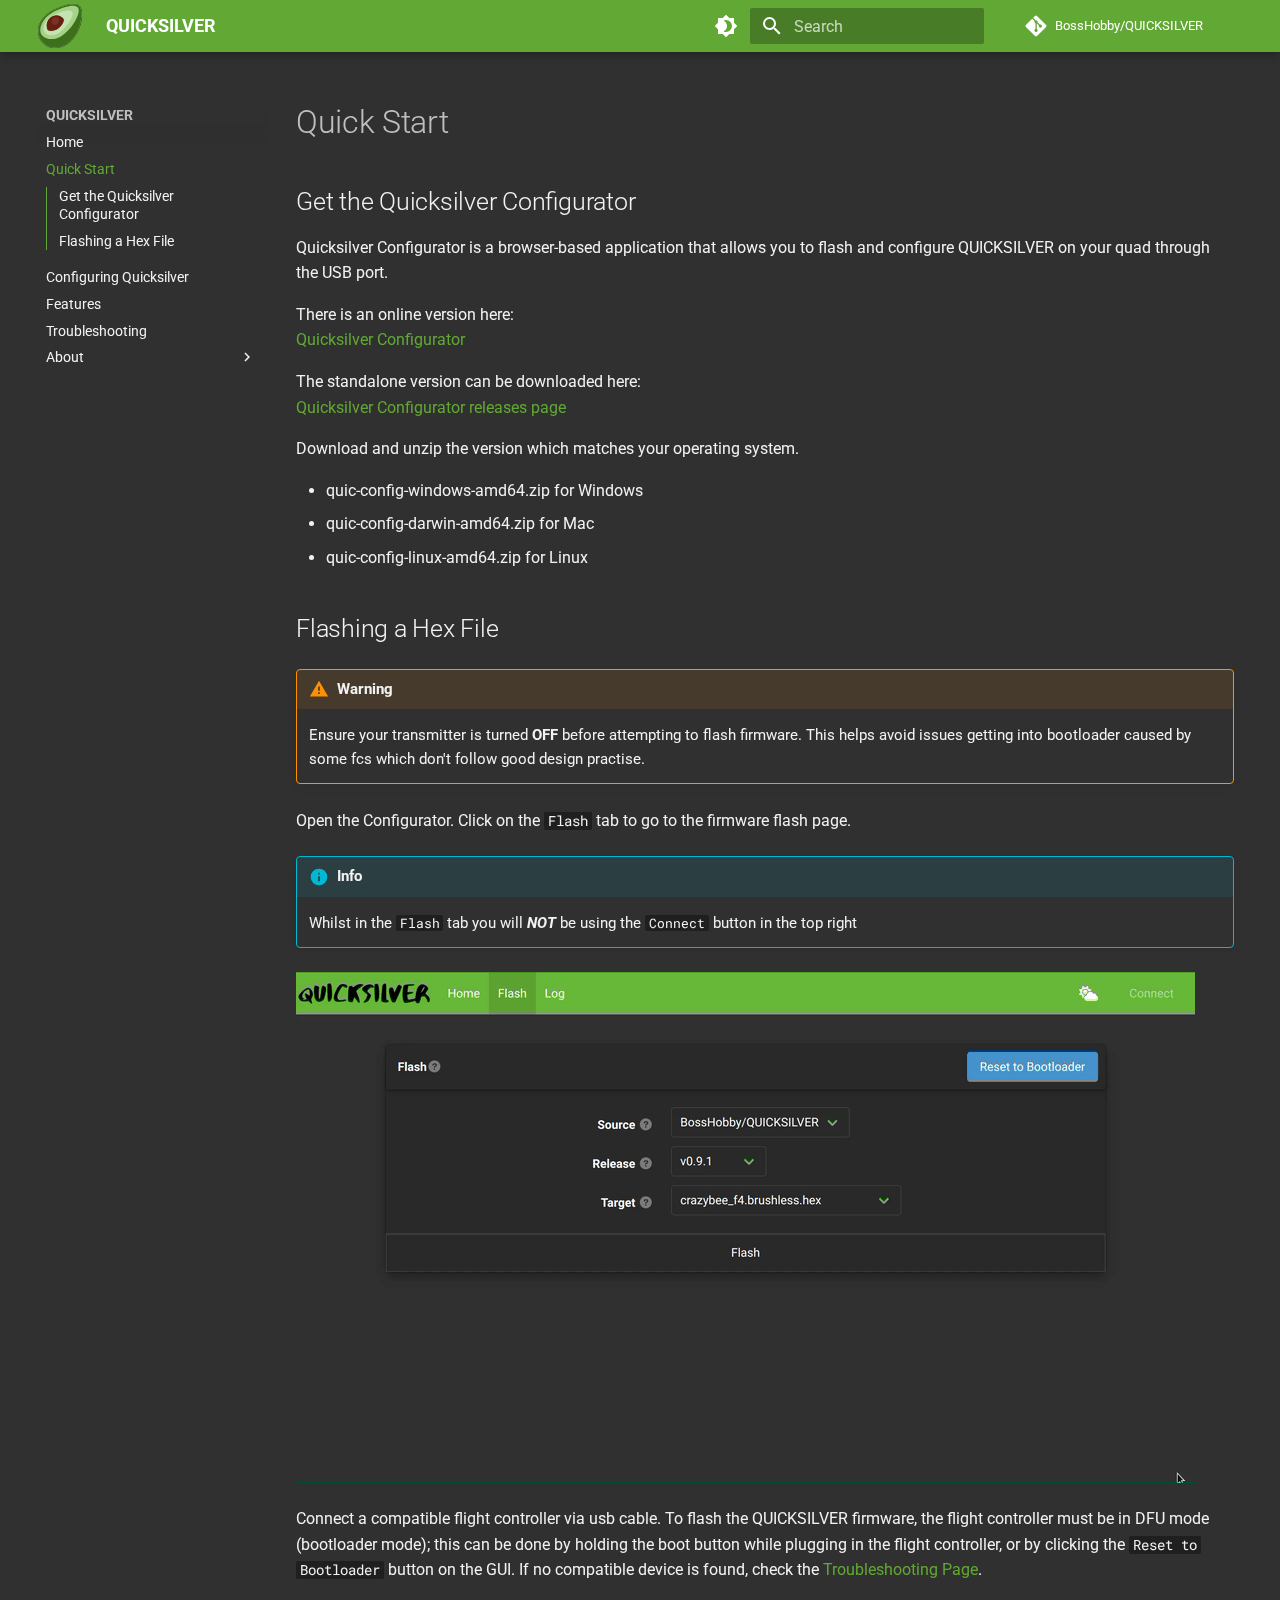
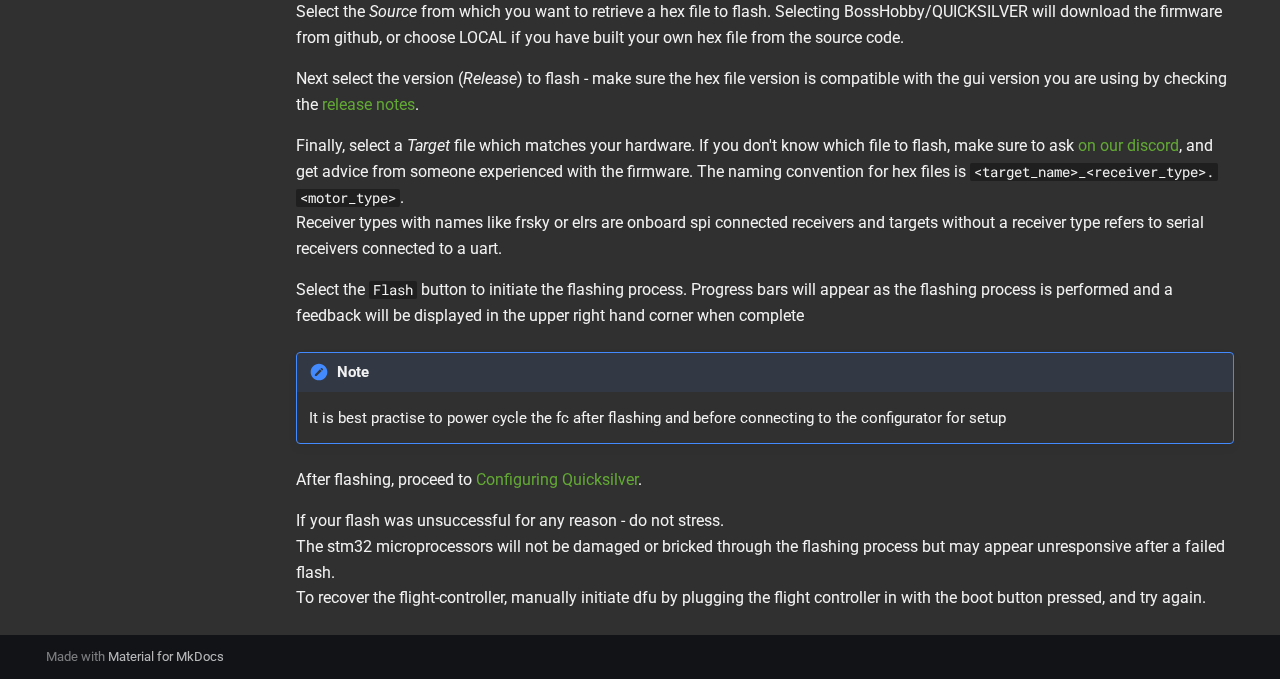
<file: Quick-Start-Guide/index.html>
<!doctype html>
<html lang="en" class="no-js">
  <head>
    
      <meta charset="utf-8">
      <meta name="viewport" content="width=device-width,initial-scale=1">
      
      
      
      
        <link rel="prev" href="..">
      
      
        <link rel="next" href="../Configuring-Quicksilver/">
      
      
      <link rel="icon" href="../assets/img/Logo_Clean.png">
      <meta name="generator" content="mkdocs-1.6.1, mkdocs-material-9.5.49">
    
    
      
        <title>Quick Start - QUICKSILVER</title>
      
    
    
      <link rel="stylesheet" href="../assets/stylesheets/main.6f8fc17f.min.css">
      
        
        <link rel="stylesheet" href="../assets/stylesheets/palette.06af60db.min.css">
      
      


    
    
      
    
    
      
        
        
        <link rel="preconnect" href="https://fonts.gstatic.com" crossorigin>
        <link rel="stylesheet" href="https://fonts.googleapis.com/css?family=Roboto:300,300i,400,400i,700,700i%7CRoboto+Mono:400,400i,700,700i&display=fallback">
        <style>:root{--md-text-font:"Roboto";--md-code-font:"Roboto Mono"}</style>
      
    
    
      <link rel="stylesheet" href="../assets/style/style.css">
    
    <script>__md_scope=new URL("..",location),__md_hash=e=>[...e].reduce(((e,_)=>(e<<5)-e+_.charCodeAt(0)),0),__md_get=(e,_=localStorage,t=__md_scope)=>JSON.parse(_.getItem(t.pathname+"."+e)),__md_set=(e,_,t=localStorage,a=__md_scope)=>{try{t.setItem(a.pathname+"."+e,JSON.stringify(_))}catch(e){}}</script>
    
      

    
    
    
  </head>
  
  
    
    
      
    
    
    
    
    <body dir="ltr" data-md-color-scheme="slate" data-md-color-primary="quicksilver" data-md-color-accent="indigo">
  
    
    <input class="md-toggle" data-md-toggle="drawer" type="checkbox" id="__drawer" autocomplete="off">
    <input class="md-toggle" data-md-toggle="search" type="checkbox" id="__search" autocomplete="off">
    <label class="md-overlay" for="__drawer"></label>
    <div data-md-component="skip">
      
        
        <a href="#get-the-quicksilver-configurator" class="md-skip">
          Skip to content
        </a>
      
    </div>
    <div data-md-component="announce">
      
    </div>
    
    
      

  

<header class="md-header md-header--shadow" data-md-component="header">
  <nav class="md-header__inner md-grid" aria-label="Header">
    <a href=".." title="QUICKSILVER" class="md-header__button md-logo" aria-label="QUICKSILVER" data-md-component="logo">
      
  <img src="../assets/img/Logo_Clean.svg" alt="logo">

    </a>
    <label class="md-header__button md-icon" for="__drawer">
      
      <svg xmlns="http://www.w3.org/2000/svg" viewBox="0 0 24 24"><path d="M3 6h18v2H3zm0 5h18v2H3zm0 5h18v2H3z"/></svg>
    </label>
    <div class="md-header__title" data-md-component="header-title">
      <div class="md-header__ellipsis">
        <div class="md-header__topic">
          <span class="md-ellipsis">
            QUICKSILVER
          </span>
        </div>
        <div class="md-header__topic" data-md-component="header-topic">
          <span class="md-ellipsis">
            
              Quick Start
            
          </span>
        </div>
      </div>
    </div>
    
      
        <form class="md-header__option" data-md-component="palette">
  
    
    
    
    <input class="md-option" data-md-color-media="" data-md-color-scheme="slate" data-md-color-primary="quicksilver" data-md-color-accent="indigo"  aria-label="Switch to light mode"  type="radio" name="__palette" id="__palette_0">
    
      <label class="md-header__button md-icon" title="Switch to light mode" for="__palette_1" hidden>
        <svg xmlns="http://www.w3.org/2000/svg" viewBox="0 0 24 24"><path d="M12 18c-.89 0-1.74-.2-2.5-.55C11.56 16.5 13 14.42 13 12s-1.44-4.5-3.5-5.45C10.26 6.2 11.11 6 12 6a6 6 0 0 1 6 6 6 6 0 0 1-6 6m8-9.31V4h-4.69L12 .69 8.69 4H4v4.69L.69 12 4 15.31V20h4.69L12 23.31 15.31 20H20v-4.69L23.31 12z"/></svg>
      </label>
    
  
    
    
    
    <input class="md-option" data-md-color-media="" data-md-color-scheme="default" data-md-color-primary="quicksilver" data-md-color-accent="indigo"  aria-label="Switch to dark mode"  type="radio" name="__palette" id="__palette_1">
    
      <label class="md-header__button md-icon" title="Switch to dark mode" for="__palette_0" hidden>
        <svg xmlns="http://www.w3.org/2000/svg" viewBox="0 0 24 24"><path d="M12 8a4 4 0 0 0-4 4 4 4 0 0 0 4 4 4 4 0 0 0 4-4 4 4 0 0 0-4-4m0 10a6 6 0 0 1-6-6 6 6 0 0 1 6-6 6 6 0 0 1 6 6 6 6 0 0 1-6 6m8-9.31V4h-4.69L12 .69 8.69 4H4v4.69L.69 12 4 15.31V20h4.69L12 23.31 15.31 20H20v-4.69L23.31 12z"/></svg>
      </label>
    
  
</form>
      
    
    
      <script>var palette=__md_get("__palette");if(palette&&palette.color){if("(prefers-color-scheme)"===palette.color.media){var media=matchMedia("(prefers-color-scheme: light)"),input=document.querySelector(media.matches?"[data-md-color-media='(prefers-color-scheme: light)']":"[data-md-color-media='(prefers-color-scheme: dark)']");palette.color.media=input.getAttribute("data-md-color-media"),palette.color.scheme=input.getAttribute("data-md-color-scheme"),palette.color.primary=input.getAttribute("data-md-color-primary"),palette.color.accent=input.getAttribute("data-md-color-accent")}for(var[key,value]of Object.entries(palette.color))document.body.setAttribute("data-md-color-"+key,value)}</script>
    
    
    
      <label class="md-header__button md-icon" for="__search">
        
        <svg xmlns="http://www.w3.org/2000/svg" viewBox="0 0 24 24"><path d="M9.5 3A6.5 6.5 0 0 1 16 9.5c0 1.61-.59 3.09-1.56 4.23l.27.27h.79l5 5-1.5 1.5-5-5v-.79l-.27-.27A6.52 6.52 0 0 1 9.5 16 6.5 6.5 0 0 1 3 9.5 6.5 6.5 0 0 1 9.5 3m0 2C7 5 5 7 5 9.5S7 14 9.5 14 14 12 14 9.5 12 5 9.5 5"/></svg>
      </label>
      <div class="md-search" data-md-component="search" role="dialog">
  <label class="md-search__overlay" for="__search"></label>
  <div class="md-search__inner" role="search">
    <form class="md-search__form" name="search">
      <input type="text" class="md-search__input" name="query" aria-label="Search" placeholder="Search" autocapitalize="off" autocorrect="off" autocomplete="off" spellcheck="false" data-md-component="search-query" required>
      <label class="md-search__icon md-icon" for="__search">
        
        <svg xmlns="http://www.w3.org/2000/svg" viewBox="0 0 24 24"><path d="M9.5 3A6.5 6.5 0 0 1 16 9.5c0 1.61-.59 3.09-1.56 4.23l.27.27h.79l5 5-1.5 1.5-5-5v-.79l-.27-.27A6.52 6.52 0 0 1 9.5 16 6.5 6.5 0 0 1 3 9.5 6.5 6.5 0 0 1 9.5 3m0 2C7 5 5 7 5 9.5S7 14 9.5 14 14 12 14 9.5 12 5 9.5 5"/></svg>
        
        <svg xmlns="http://www.w3.org/2000/svg" viewBox="0 0 24 24"><path d="M20 11v2H8l5.5 5.5-1.42 1.42L4.16 12l7.92-7.92L13.5 5.5 8 11z"/></svg>
      </label>
      <nav class="md-search__options" aria-label="Search">
        
        <button type="reset" class="md-search__icon md-icon" title="Clear" aria-label="Clear" tabindex="-1">
          
          <svg xmlns="http://www.w3.org/2000/svg" viewBox="0 0 24 24"><path d="M19 6.41 17.59 5 12 10.59 6.41 5 5 6.41 10.59 12 5 17.59 6.41 19 12 13.41 17.59 19 19 17.59 13.41 12z"/></svg>
        </button>
      </nav>
      
    </form>
    <div class="md-search__output">
      <div class="md-search__scrollwrap" tabindex="0" data-md-scrollfix>
        <div class="md-search-result" data-md-component="search-result">
          <div class="md-search-result__meta">
            Initializing search
          </div>
          <ol class="md-search-result__list" role="presentation"></ol>
        </div>
      </div>
    </div>
  </div>
</div>
    
    
      <div class="md-header__source">
        <a href="https://github.com/BossHobby/QUICKSILVER/releases/" title="Go to repository" class="md-source" data-md-component="source">
  <div class="md-source__icon md-icon">
    
    <svg xmlns="http://www.w3.org/2000/svg" viewBox="0 0 448 512"><!--! Font Awesome Free 6.7.1 by @fontawesome - https://fontawesome.com License - https://fontawesome.com/license/free (Icons: CC BY 4.0, Fonts: SIL OFL 1.1, Code: MIT License) Copyright 2024 Fonticons, Inc.--><path d="M439.55 236.05 244 40.45a28.87 28.87 0 0 0-40.81 0l-40.66 40.63 51.52 51.52c27.06-9.14 52.68 16.77 43.39 43.68l49.66 49.66c34.23-11.8 61.18 31 35.47 56.69-26.49 26.49-70.21-2.87-56-37.34L240.22 199v121.85c25.3 12.54 22.26 41.85 9.08 55a34.34 34.34 0 0 1-48.55 0c-17.57-17.6-11.07-46.91 11.25-56v-123c-20.8-8.51-24.6-30.74-18.64-45L142.57 101 8.45 235.14a28.86 28.86 0 0 0 0 40.81l195.61 195.6a28.86 28.86 0 0 0 40.8 0l194.69-194.69a28.86 28.86 0 0 0 0-40.81"/></svg>
  </div>
  <div class="md-source__repository">
    BossHobby/QUICKSILVER
  </div>
</a>
      </div>
    
  </nav>
  
</header>
    
    <div class="md-container" data-md-component="container">
      
      
        
          
        
      
      <main class="md-main" data-md-component="main">
        <div class="md-main__inner md-grid">
          
            
              
              <div class="md-sidebar md-sidebar--primary" data-md-component="sidebar" data-md-type="navigation" >
                <div class="md-sidebar__scrollwrap">
                  <div class="md-sidebar__inner">
                    



  

<nav class="md-nav md-nav--primary md-nav--integrated" aria-label="Navigation" data-md-level="0">
  <label class="md-nav__title" for="__drawer">
    <a href=".." title="QUICKSILVER" class="md-nav__button md-logo" aria-label="QUICKSILVER" data-md-component="logo">
      
  <img src="../assets/img/Logo_Clean.svg" alt="logo">

    </a>
    QUICKSILVER
  </label>
  
    <div class="md-nav__source">
      <a href="https://github.com/BossHobby/QUICKSILVER/releases/" title="Go to repository" class="md-source" data-md-component="source">
  <div class="md-source__icon md-icon">
    
    <svg xmlns="http://www.w3.org/2000/svg" viewBox="0 0 448 512"><!--! Font Awesome Free 6.7.1 by @fontawesome - https://fontawesome.com License - https://fontawesome.com/license/free (Icons: CC BY 4.0, Fonts: SIL OFL 1.1, Code: MIT License) Copyright 2024 Fonticons, Inc.--><path d="M439.55 236.05 244 40.45a28.87 28.87 0 0 0-40.81 0l-40.66 40.63 51.52 51.52c27.06-9.14 52.68 16.77 43.39 43.68l49.66 49.66c34.23-11.8 61.18 31 35.47 56.69-26.49 26.49-70.21-2.87-56-37.34L240.22 199v121.85c25.3 12.54 22.26 41.85 9.08 55a34.34 34.34 0 0 1-48.55 0c-17.57-17.6-11.07-46.91 11.25-56v-123c-20.8-8.51-24.6-30.74-18.64-45L142.57 101 8.45 235.14a28.86 28.86 0 0 0 0 40.81l195.61 195.6a28.86 28.86 0 0 0 40.8 0l194.69-194.69a28.86 28.86 0 0 0 0-40.81"/></svg>
  </div>
  <div class="md-source__repository">
    BossHobby/QUICKSILVER
  </div>
</a>
    </div>
  
  <ul class="md-nav__list" data-md-scrollfix>
    
      
      
  
  
  
  
    <li class="md-nav__item">
      <a href=".." class="md-nav__link">
        
  
  <span class="md-ellipsis">
    Home
  </span>
  

      </a>
    </li>
  

    
      
      
  
  
    
  
  
  
    <li class="md-nav__item md-nav__item--active">
      
      <input class="md-nav__toggle md-toggle" type="checkbox" id="__toc">
      
      
      
        <label class="md-nav__link md-nav__link--active" for="__toc">
          
  
  <span class="md-ellipsis">
    Quick Start
  </span>
  

          <span class="md-nav__icon md-icon"></span>
        </label>
      
      <a href="./" class="md-nav__link md-nav__link--active">
        
  
  <span class="md-ellipsis">
    Quick Start
  </span>
  

      </a>
      
        

<nav class="md-nav md-nav--secondary" aria-label="Table of contents">
  
  
  
  
    <label class="md-nav__title" for="__toc">
      <span class="md-nav__icon md-icon"></span>
      Table of contents
    </label>
    <ul class="md-nav__list" data-md-component="toc" data-md-scrollfix>
      
        <li class="md-nav__item">
  <a href="#get-the-quicksilver-configurator" class="md-nav__link">
    <span class="md-ellipsis">
      Get the Quicksilver Configurator
    </span>
  </a>
  
</li>
      
        <li class="md-nav__item">
  <a href="#flashing-a-hex-file" class="md-nav__link">
    <span class="md-ellipsis">
      Flashing a Hex File
    </span>
  </a>
  
</li>
      
    </ul>
  
</nav>
      
    </li>
  

    
      
      
  
  
  
  
    <li class="md-nav__item">
      <a href="../Configuring-Quicksilver/" class="md-nav__link">
        
  
  <span class="md-ellipsis">
    Configuring Quicksilver
  </span>
  

      </a>
    </li>
  

    
      
      
  
  
  
  
    <li class="md-nav__item">
      <a href="../Features/" class="md-nav__link">
        
  
  <span class="md-ellipsis">
    Features
  </span>
  

      </a>
    </li>
  

    
      
      
  
  
  
  
    <li class="md-nav__item">
      <a href="../Troubleshooting/" class="md-nav__link">
        
  
  <span class="md-ellipsis">
    Troubleshooting
  </span>
  

      </a>
    </li>
  

    
      
      
  
  
  
  
    
    
    
    
    <li class="md-nav__item md-nav__item--nested">
      
        
        
        <input class="md-nav__toggle md-toggle " type="checkbox" id="__nav_6" >
        
          
          <label class="md-nav__link" for="__nav_6" id="__nav_6_label" tabindex="0">
            
  
  <span class="md-ellipsis">
    About
  </span>
  

            <span class="md-nav__icon md-icon"></span>
          </label>
        
        <nav class="md-nav" data-md-level="1" aria-labelledby="__nav_6_label" aria-expanded="false">
          <label class="md-nav__title" for="__nav_6">
            <span class="md-nav__icon md-icon"></span>
            About
          </label>
          <ul class="md-nav__list" data-md-scrollfix>
            
              
                
  
  
  
  
    <li class="md-nav__item">
      <a href="../About/Development/" class="md-nav__link">
        
  
  <span class="md-ellipsis">
    Development
  </span>
  

      </a>
    </li>
  

              
            
              
                
  
  
  
  
    <li class="md-nav__item">
      <a href="../About/Contributing/" class="md-nav__link">
        
  
  <span class="md-ellipsis">
    Contributing
  </span>
  

      </a>
    </li>
  

              
            
          </ul>
        </nav>
      
    </li>
  

    
  </ul>
</nav>
                  </div>
                </div>
              </div>
            
            
          
          
            <div class="md-content" data-md-component="content">
              <article class="md-content__inner md-typeset">
                
                  

  
  


  <h1>Quick Start</h1>

<h2 id="get-the-quicksilver-configurator">Get the Quicksilver Configurator</h2>
<p>Quicksilver Configurator is a browser-based application that allows you to flash and configure QUICKSILVER on your quad through the USB port.</p>
<p>There is an online version here:<br />
<a href="https://config.bosshobby.com/">Quicksilver Configurator</a></p>
<p>The standalone version can be downloaded here:<br />
<a href="https://github.com/BossHobby/Configurator">Quicksilver Configurator releases page</a></p>
<p>Download and unzip the version which matches your operating system.</p>
<ul>
<li>quic-config-windows-amd64.zip for Windows</li>
<li>quic-config-darwin-amd64.zip for Mac</li>
<li>quic-config-linux-amd64.zip for Linux</li>
</ul>
<h2 id="flashing-a-hex-file">Flashing a Hex File</h2>
<div class="admonition warning">
<p class="admonition-title">Warning</p>
<p>Ensure your transmitter is turned <strong>OFF</strong> before attempting to flash firmware. This helps avoid issues getting into bootloader caused by some fcs which don't follow good design practise.</p>
</div>
<p>Open the Configurator. Click on the <code>Flash</code> tab to go to the firmware flash page.</p>
<div class="admonition info">
<p class="admonition-title">Info</p>
<p>Whilst in the <code>Flash</code> tab you will <em><strong>NOT</strong></em> be using the <code>Connect</code> button in the top right</p>
</div>
<p><img alt="Flashing" src="../assets/img/QS_flash.gif" /></p>
<p>Connect a compatible flight controller via usb cable. To flash the QUICKSILVER firmware, the flight controller must be in DFU mode (bootloader mode); this can be done by holding the boot button while plugging in the flight controller, or by clicking the <code>Reset to Bootloader</code> button on the GUI. If no compatible device is found, check the <a href="../Troubleshooting/">Troubleshooting Page</a>.</p>
<p>Select the <em>Source</em> from which you want to retrieve a hex file to flash. Selecting BossHobby/QUICKSILVER will download the firmware from github, or choose LOCAL if you have built your own hex file from the source code.</p>
<p>Next select the version (<em>Release</em>) to flash - make sure the hex file version is compatible with the gui version you are using by checking the <a href="https://github.com/BossHobby/QUICKSILVER/releases">release notes</a>.</p>
<p>Finally, select a <em>Target</em> file which matches your hardware. If you don't know which file to flash, make sure to ask <a href="https://discord.gg/xZa6Pwwxvy">on our discord</a>, and get advice from someone experienced with the firmware. The naming convention for hex files is <code>&lt;target_name&gt;_&lt;receiver_type&gt;.&lt;motor_type&gt;</code>.<br />
Receiver types with names like frsky or elrs are onboard spi connected receivers and targets without a receiver type refers to serial receivers connected to a uart.</p>
<p>Select the <code>Flash</code> button to initiate the flashing process. Progress bars will appear as the flashing process is performed and a feedback will be displayed in the upper right hand corner when complete</p>
<div class="admonition note">
<p class="admonition-title">Note</p>
<p>It is best practise to power cycle the fc after flashing and before connecting to the configurator for setup</p>
</div>
<p>After flashing, proceed to <a href="../Configuring-Quicksilver/">Configuring Quicksilver</a>.</p>
<p>If your flash was unsuccessful for any reason - do not stress.<br />
The stm32 microprocessors will not be damaged or bricked through the flashing process but may appear unresponsive after a failed flash.<br />
To recover the flight-controller, manually initiate dfu by plugging the flight controller in with the boot button pressed, and try again.</p>












                
              </article>
            </div>
          
          
<script>var target=document.getElementById(location.hash.slice(1));target&&target.name&&(target.checked=target.name.startsWith("__tabbed_"))</script>
        </div>
        
      </main>
      
        <footer class="md-footer">
  
  <div class="md-footer-meta md-typeset">
    <div class="md-footer-meta__inner md-grid">
      <div class="md-copyright">
  
  
    Made with
    <a href="https://squidfunk.github.io/mkdocs-material/" target="_blank" rel="noopener">
      Material for MkDocs
    </a>
  
</div>
      
    </div>
  </div>
</footer>
      
    </div>
    <div class="md-dialog" data-md-component="dialog">
      <div class="md-dialog__inner md-typeset"></div>
    </div>
    
    
    <script id="__config" type="application/json">{"base": "..", "features": ["navigation.instant", "navigation.tracking", "toc.integrate"], "search": "../assets/javascripts/workers/search.6ce7567c.min.js", "translations": {"clipboard.copied": "Copied to clipboard", "clipboard.copy": "Copy to clipboard", "search.result.more.one": "1 more on this page", "search.result.more.other": "# more on this page", "search.result.none": "No matching documents", "search.result.one": "1 matching document", "search.result.other": "# matching documents", "search.result.placeholder": "Type to start searching", "search.result.term.missing": "Missing", "select.version": "Select version"}}</script>
    
    
      <script src="../assets/javascripts/bundle.88dd0f4e.min.js"></script>
      
    
  </body>
</html>
</file>
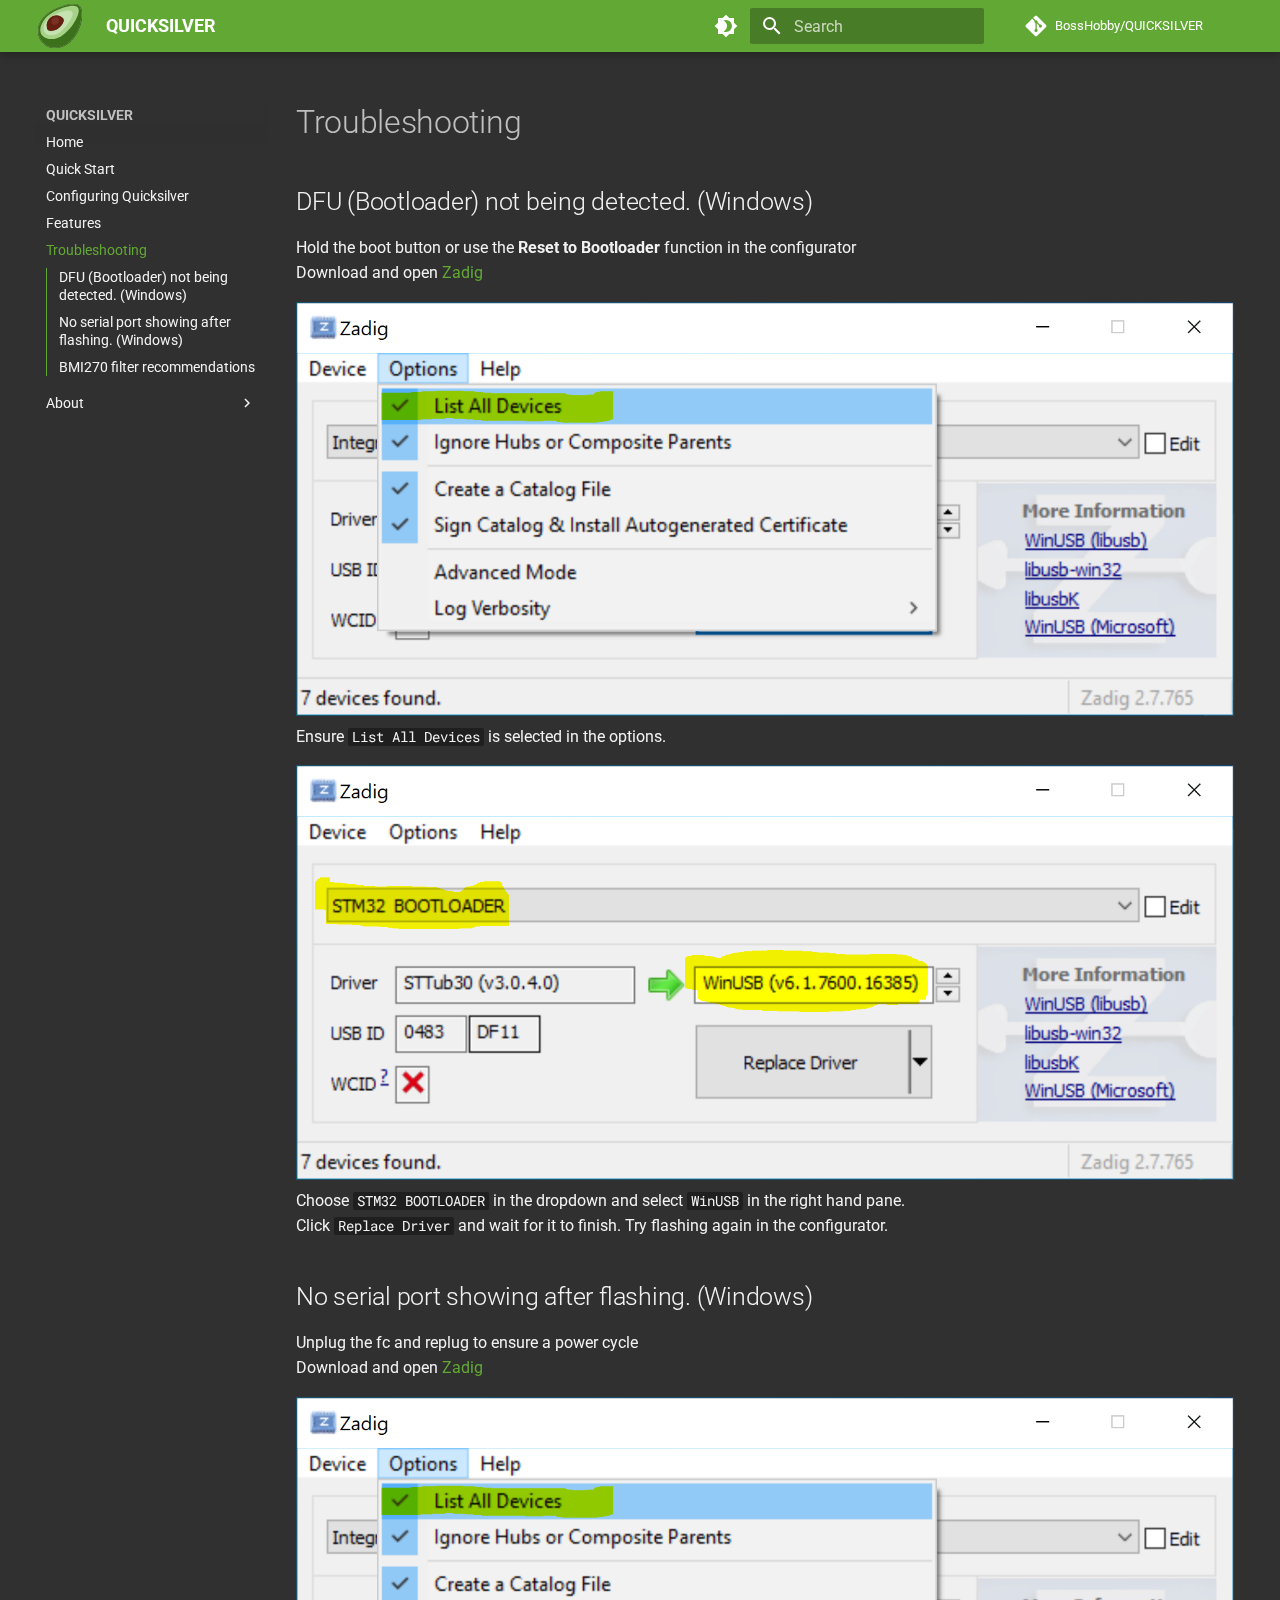
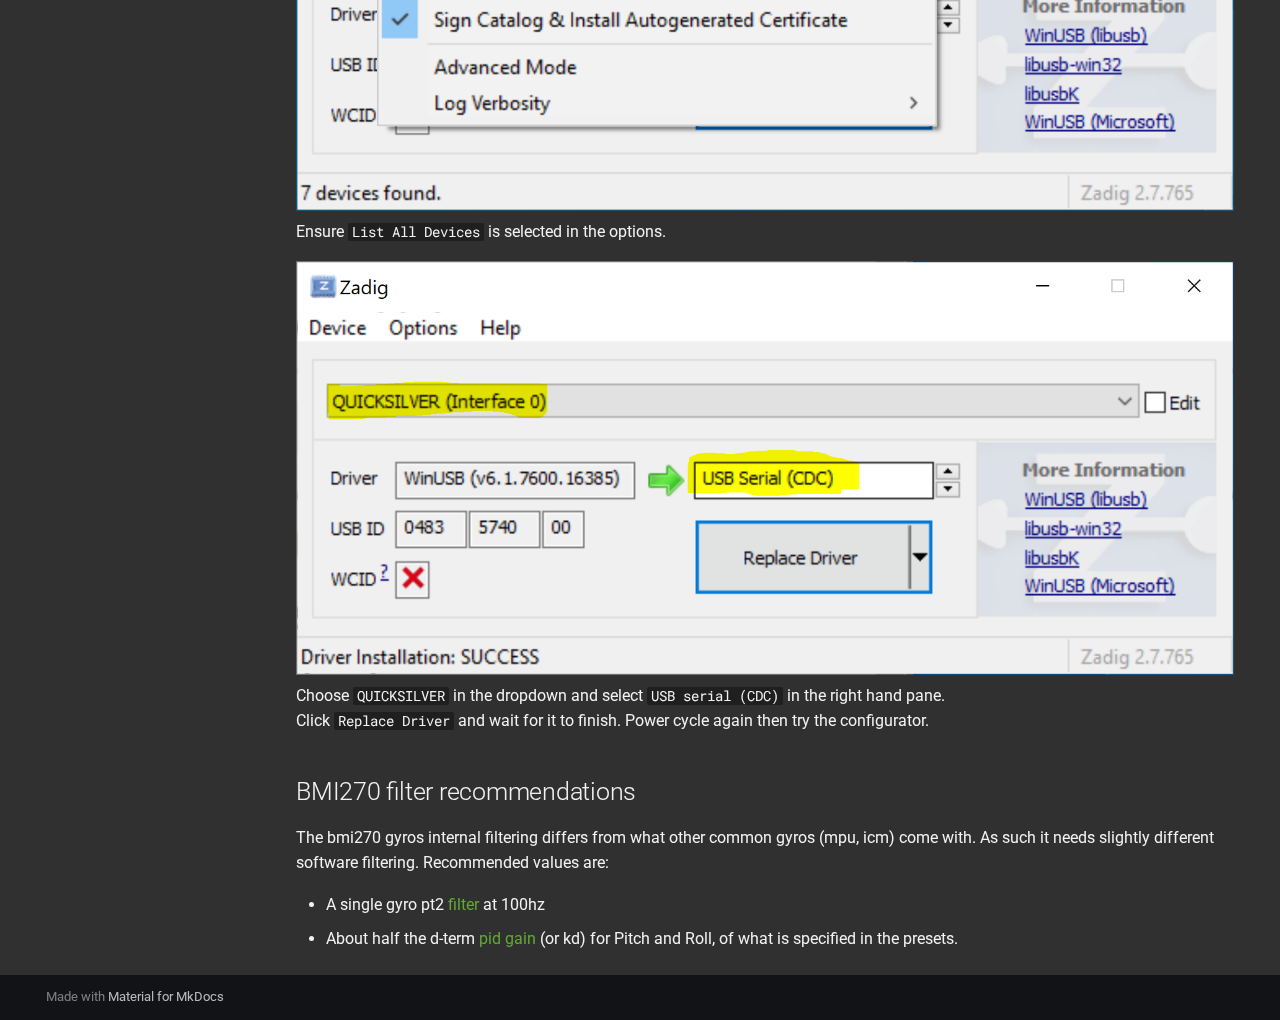
<file: Troubleshooting/index.html>
<!doctype html>
<html lang="en" class="no-js">
  <head>
    
      <meta charset="utf-8">
      <meta name="viewport" content="width=device-width,initial-scale=1">
      
      
      
      
        <link rel="prev" href="../Features/">
      
      
        <link rel="next" href="../About/Development/">
      
      
      <link rel="icon" href="../assets/img/Logo_Clean.png">
      <meta name="generator" content="mkdocs-1.6.1, mkdocs-material-9.5.49">
    
    
      
        <title>Troubleshooting - QUICKSILVER</title>
      
    
    
      <link rel="stylesheet" href="../assets/stylesheets/main.6f8fc17f.min.css">
      
        
        <link rel="stylesheet" href="../assets/stylesheets/palette.06af60db.min.css">
      
      


    
    
      
    
    
      
        
        
        <link rel="preconnect" href="https://fonts.gstatic.com" crossorigin>
        <link rel="stylesheet" href="https://fonts.googleapis.com/css?family=Roboto:300,300i,400,400i,700,700i%7CRoboto+Mono:400,400i,700,700i&display=fallback">
        <style>:root{--md-text-font:"Roboto";--md-code-font:"Roboto Mono"}</style>
      
    
    
      <link rel="stylesheet" href="../assets/style/style.css">
    
    <script>__md_scope=new URL("..",location),__md_hash=e=>[...e].reduce(((e,_)=>(e<<5)-e+_.charCodeAt(0)),0),__md_get=(e,_=localStorage,t=__md_scope)=>JSON.parse(_.getItem(t.pathname+"."+e)),__md_set=(e,_,t=localStorage,a=__md_scope)=>{try{t.setItem(a.pathname+"."+e,JSON.stringify(_))}catch(e){}}</script>
    
      

    
    
    
  </head>
  
  
    
    
      
    
    
    
    
    <body dir="ltr" data-md-color-scheme="slate" data-md-color-primary="quicksilver" data-md-color-accent="indigo">
  
    
    <input class="md-toggle" data-md-toggle="drawer" type="checkbox" id="__drawer" autocomplete="off">
    <input class="md-toggle" data-md-toggle="search" type="checkbox" id="__search" autocomplete="off">
    <label class="md-overlay" for="__drawer"></label>
    <div data-md-component="skip">
      
        
        <a href="#dfu-bootloader-not-being-detected-windows" class="md-skip">
          Skip to content
        </a>
      
    </div>
    <div data-md-component="announce">
      
    </div>
    
    
      

  

<header class="md-header md-header--shadow" data-md-component="header">
  <nav class="md-header__inner md-grid" aria-label="Header">
    <a href=".." title="QUICKSILVER" class="md-header__button md-logo" aria-label="QUICKSILVER" data-md-component="logo">
      
  <img src="../assets/img/Logo_Clean.svg" alt="logo">

    </a>
    <label class="md-header__button md-icon" for="__drawer">
      
      <svg xmlns="http://www.w3.org/2000/svg" viewBox="0 0 24 24"><path d="M3 6h18v2H3zm0 5h18v2H3zm0 5h18v2H3z"/></svg>
    </label>
    <div class="md-header__title" data-md-component="header-title">
      <div class="md-header__ellipsis">
        <div class="md-header__topic">
          <span class="md-ellipsis">
            QUICKSILVER
          </span>
        </div>
        <div class="md-header__topic" data-md-component="header-topic">
          <span class="md-ellipsis">
            
              Troubleshooting
            
          </span>
        </div>
      </div>
    </div>
    
      
        <form class="md-header__option" data-md-component="palette">
  
    
    
    
    <input class="md-option" data-md-color-media="" data-md-color-scheme="slate" data-md-color-primary="quicksilver" data-md-color-accent="indigo"  aria-label="Switch to light mode"  type="radio" name="__palette" id="__palette_0">
    
      <label class="md-header__button md-icon" title="Switch to light mode" for="__palette_1" hidden>
        <svg xmlns="http://www.w3.org/2000/svg" viewBox="0 0 24 24"><path d="M12 18c-.89 0-1.74-.2-2.5-.55C11.56 16.5 13 14.42 13 12s-1.44-4.5-3.5-5.45C10.26 6.2 11.11 6 12 6a6 6 0 0 1 6 6 6 6 0 0 1-6 6m8-9.31V4h-4.69L12 .69 8.69 4H4v4.69L.69 12 4 15.31V20h4.69L12 23.31 15.31 20H20v-4.69L23.31 12z"/></svg>
      </label>
    
  
    
    
    
    <input class="md-option" data-md-color-media="" data-md-color-scheme="default" data-md-color-primary="quicksilver" data-md-color-accent="indigo"  aria-label="Switch to dark mode"  type="radio" name="__palette" id="__palette_1">
    
      <label class="md-header__button md-icon" title="Switch to dark mode" for="__palette_0" hidden>
        <svg xmlns="http://www.w3.org/2000/svg" viewBox="0 0 24 24"><path d="M12 8a4 4 0 0 0-4 4 4 4 0 0 0 4 4 4 4 0 0 0 4-4 4 4 0 0 0-4-4m0 10a6 6 0 0 1-6-6 6 6 0 0 1 6-6 6 6 0 0 1 6 6 6 6 0 0 1-6 6m8-9.31V4h-4.69L12 .69 8.69 4H4v4.69L.69 12 4 15.31V20h4.69L12 23.31 15.31 20H20v-4.69L23.31 12z"/></svg>
      </label>
    
  
</form>
      
    
    
      <script>var palette=__md_get("__palette");if(palette&&palette.color){if("(prefers-color-scheme)"===palette.color.media){var media=matchMedia("(prefers-color-scheme: light)"),input=document.querySelector(media.matches?"[data-md-color-media='(prefers-color-scheme: light)']":"[data-md-color-media='(prefers-color-scheme: dark)']");palette.color.media=input.getAttribute("data-md-color-media"),palette.color.scheme=input.getAttribute("data-md-color-scheme"),palette.color.primary=input.getAttribute("data-md-color-primary"),palette.color.accent=input.getAttribute("data-md-color-accent")}for(var[key,value]of Object.entries(palette.color))document.body.setAttribute("data-md-color-"+key,value)}</script>
    
    
    
      <label class="md-header__button md-icon" for="__search">
        
        <svg xmlns="http://www.w3.org/2000/svg" viewBox="0 0 24 24"><path d="M9.5 3A6.5 6.5 0 0 1 16 9.5c0 1.61-.59 3.09-1.56 4.23l.27.27h.79l5 5-1.5 1.5-5-5v-.79l-.27-.27A6.52 6.52 0 0 1 9.5 16 6.5 6.5 0 0 1 3 9.5 6.5 6.5 0 0 1 9.5 3m0 2C7 5 5 7 5 9.5S7 14 9.5 14 14 12 14 9.5 12 5 9.5 5"/></svg>
      </label>
      <div class="md-search" data-md-component="search" role="dialog">
  <label class="md-search__overlay" for="__search"></label>
  <div class="md-search__inner" role="search">
    <form class="md-search__form" name="search">
      <input type="text" class="md-search__input" name="query" aria-label="Search" placeholder="Search" autocapitalize="off" autocorrect="off" autocomplete="off" spellcheck="false" data-md-component="search-query" required>
      <label class="md-search__icon md-icon" for="__search">
        
        <svg xmlns="http://www.w3.org/2000/svg" viewBox="0 0 24 24"><path d="M9.5 3A6.5 6.5 0 0 1 16 9.5c0 1.61-.59 3.09-1.56 4.23l.27.27h.79l5 5-1.5 1.5-5-5v-.79l-.27-.27A6.52 6.52 0 0 1 9.5 16 6.5 6.5 0 0 1 3 9.5 6.5 6.5 0 0 1 9.5 3m0 2C7 5 5 7 5 9.5S7 14 9.5 14 14 12 14 9.5 12 5 9.5 5"/></svg>
        
        <svg xmlns="http://www.w3.org/2000/svg" viewBox="0 0 24 24"><path d="M20 11v2H8l5.5 5.5-1.42 1.42L4.16 12l7.92-7.92L13.5 5.5 8 11z"/></svg>
      </label>
      <nav class="md-search__options" aria-label="Search">
        
        <button type="reset" class="md-search__icon md-icon" title="Clear" aria-label="Clear" tabindex="-1">
          
          <svg xmlns="http://www.w3.org/2000/svg" viewBox="0 0 24 24"><path d="M19 6.41 17.59 5 12 10.59 6.41 5 5 6.41 10.59 12 5 17.59 6.41 19 12 13.41 17.59 19 19 17.59 13.41 12z"/></svg>
        </button>
      </nav>
      
    </form>
    <div class="md-search__output">
      <div class="md-search__scrollwrap" tabindex="0" data-md-scrollfix>
        <div class="md-search-result" data-md-component="search-result">
          <div class="md-search-result__meta">
            Initializing search
          </div>
          <ol class="md-search-result__list" role="presentation"></ol>
        </div>
      </div>
    </div>
  </div>
</div>
    
    
      <div class="md-header__source">
        <a href="https://github.com/BossHobby/QUICKSILVER/releases/" title="Go to repository" class="md-source" data-md-component="source">
  <div class="md-source__icon md-icon">
    
    <svg xmlns="http://www.w3.org/2000/svg" viewBox="0 0 448 512"><!--! Font Awesome Free 6.7.1 by @fontawesome - https://fontawesome.com License - https://fontawesome.com/license/free (Icons: CC BY 4.0, Fonts: SIL OFL 1.1, Code: MIT License) Copyright 2024 Fonticons, Inc.--><path d="M439.55 236.05 244 40.45a28.87 28.87 0 0 0-40.81 0l-40.66 40.63 51.52 51.52c27.06-9.14 52.68 16.77 43.39 43.68l49.66 49.66c34.23-11.8 61.18 31 35.47 56.69-26.49 26.49-70.21-2.87-56-37.34L240.22 199v121.85c25.3 12.54 22.26 41.85 9.08 55a34.34 34.34 0 0 1-48.55 0c-17.57-17.6-11.07-46.91 11.25-56v-123c-20.8-8.51-24.6-30.74-18.64-45L142.57 101 8.45 235.14a28.86 28.86 0 0 0 0 40.81l195.61 195.6a28.86 28.86 0 0 0 40.8 0l194.69-194.69a28.86 28.86 0 0 0 0-40.81"/></svg>
  </div>
  <div class="md-source__repository">
    BossHobby/QUICKSILVER
  </div>
</a>
      </div>
    
  </nav>
  
</header>
    
    <div class="md-container" data-md-component="container">
      
      
        
          
        
      
      <main class="md-main" data-md-component="main">
        <div class="md-main__inner md-grid">
          
            
              
              <div class="md-sidebar md-sidebar--primary" data-md-component="sidebar" data-md-type="navigation" >
                <div class="md-sidebar__scrollwrap">
                  <div class="md-sidebar__inner">
                    



  

<nav class="md-nav md-nav--primary md-nav--integrated" aria-label="Navigation" data-md-level="0">
  <label class="md-nav__title" for="__drawer">
    <a href=".." title="QUICKSILVER" class="md-nav__button md-logo" aria-label="QUICKSILVER" data-md-component="logo">
      
  <img src="../assets/img/Logo_Clean.svg" alt="logo">

    </a>
    QUICKSILVER
  </label>
  
    <div class="md-nav__source">
      <a href="https://github.com/BossHobby/QUICKSILVER/releases/" title="Go to repository" class="md-source" data-md-component="source">
  <div class="md-source__icon md-icon">
    
    <svg xmlns="http://www.w3.org/2000/svg" viewBox="0 0 448 512"><!--! Font Awesome Free 6.7.1 by @fontawesome - https://fontawesome.com License - https://fontawesome.com/license/free (Icons: CC BY 4.0, Fonts: SIL OFL 1.1, Code: MIT License) Copyright 2024 Fonticons, Inc.--><path d="M439.55 236.05 244 40.45a28.87 28.87 0 0 0-40.81 0l-40.66 40.63 51.52 51.52c27.06-9.14 52.68 16.77 43.39 43.68l49.66 49.66c34.23-11.8 61.18 31 35.47 56.69-26.49 26.49-70.21-2.87-56-37.34L240.22 199v121.85c25.3 12.54 22.26 41.85 9.08 55a34.34 34.34 0 0 1-48.55 0c-17.57-17.6-11.07-46.91 11.25-56v-123c-20.8-8.51-24.6-30.74-18.64-45L142.57 101 8.45 235.14a28.86 28.86 0 0 0 0 40.81l195.61 195.6a28.86 28.86 0 0 0 40.8 0l194.69-194.69a28.86 28.86 0 0 0 0-40.81"/></svg>
  </div>
  <div class="md-source__repository">
    BossHobby/QUICKSILVER
  </div>
</a>
    </div>
  
  <ul class="md-nav__list" data-md-scrollfix>
    
      
      
  
  
  
  
    <li class="md-nav__item">
      <a href=".." class="md-nav__link">
        
  
  <span class="md-ellipsis">
    Home
  </span>
  

      </a>
    </li>
  

    
      
      
  
  
  
  
    <li class="md-nav__item">
      <a href="../Quick-Start-Guide/" class="md-nav__link">
        
  
  <span class="md-ellipsis">
    Quick Start
  </span>
  

      </a>
    </li>
  

    
      
      
  
  
  
  
    <li class="md-nav__item">
      <a href="../Configuring-Quicksilver/" class="md-nav__link">
        
  
  <span class="md-ellipsis">
    Configuring Quicksilver
  </span>
  

      </a>
    </li>
  

    
      
      
  
  
  
  
    <li class="md-nav__item">
      <a href="../Features/" class="md-nav__link">
        
  
  <span class="md-ellipsis">
    Features
  </span>
  

      </a>
    </li>
  

    
      
      
  
  
    
  
  
  
    <li class="md-nav__item md-nav__item--active">
      
      <input class="md-nav__toggle md-toggle" type="checkbox" id="__toc">
      
      
      
        <label class="md-nav__link md-nav__link--active" for="__toc">
          
  
  <span class="md-ellipsis">
    Troubleshooting
  </span>
  

          <span class="md-nav__icon md-icon"></span>
        </label>
      
      <a href="./" class="md-nav__link md-nav__link--active">
        
  
  <span class="md-ellipsis">
    Troubleshooting
  </span>
  

      </a>
      
        

<nav class="md-nav md-nav--secondary" aria-label="Table of contents">
  
  
  
  
    <label class="md-nav__title" for="__toc">
      <span class="md-nav__icon md-icon"></span>
      Table of contents
    </label>
    <ul class="md-nav__list" data-md-component="toc" data-md-scrollfix>
      
        <li class="md-nav__item">
  <a href="#dfu-bootloader-not-being-detected-windows" class="md-nav__link">
    <span class="md-ellipsis">
      DFU (Bootloader) not being detected. (Windows)
    </span>
  </a>
  
</li>
      
        <li class="md-nav__item">
  <a href="#no-serial-port-showing-after-flashing-windows" class="md-nav__link">
    <span class="md-ellipsis">
      No serial port showing after flashing. (Windows)
    </span>
  </a>
  
</li>
      
        <li class="md-nav__item">
  <a href="#bmi270-filter-recommendations" class="md-nav__link">
    <span class="md-ellipsis">
      BMI270 filter recommendations
    </span>
  </a>
  
</li>
      
    </ul>
  
</nav>
      
    </li>
  

    
      
      
  
  
  
  
    
    
    
    
    <li class="md-nav__item md-nav__item--nested">
      
        
        
        <input class="md-nav__toggle md-toggle " type="checkbox" id="__nav_6" >
        
          
          <label class="md-nav__link" for="__nav_6" id="__nav_6_label" tabindex="0">
            
  
  <span class="md-ellipsis">
    About
  </span>
  

            <span class="md-nav__icon md-icon"></span>
          </label>
        
        <nav class="md-nav" data-md-level="1" aria-labelledby="__nav_6_label" aria-expanded="false">
          <label class="md-nav__title" for="__nav_6">
            <span class="md-nav__icon md-icon"></span>
            About
          </label>
          <ul class="md-nav__list" data-md-scrollfix>
            
              
                
  
  
  
  
    <li class="md-nav__item">
      <a href="../About/Development/" class="md-nav__link">
        
  
  <span class="md-ellipsis">
    Development
  </span>
  

      </a>
    </li>
  

              
            
              
                
  
  
  
  
    <li class="md-nav__item">
      <a href="../About/Contributing/" class="md-nav__link">
        
  
  <span class="md-ellipsis">
    Contributing
  </span>
  

      </a>
    </li>
  

              
            
          </ul>
        </nav>
      
    </li>
  

    
  </ul>
</nav>
                  </div>
                </div>
              </div>
            
            
          
          
            <div class="md-content" data-md-component="content">
              <article class="md-content__inner md-typeset">
                
                  

  
  


  <h1>Troubleshooting</h1>

<h2 id="dfu-bootloader-not-being-detected-windows">DFU (Bootloader) not being detected. (Windows)</h2>
<p>Hold the boot button or use the <strong>Reset to Bootloader</strong> function in the configurator<br />
Download and open <a href="https://zadig.akeo.ie/">Zadig</a></p>
<p><img alt="zadig_list_all_devices" src="../assets/img/zadig_all_devices.png" />
Ensure <code>List All Devices</code> is selected in the options.</p>
<p><img alt="zadig_dfu" src="../assets/img/zadig_dfu.png" />
Choose <code>STM32 BOOTLOADER</code> in the dropdown and select <code>WinUSB</code> in the right hand pane.<br />
Click <code>Replace Driver</code> and wait for it to finish.
Try flashing again in the configurator.</p>
<h2 id="no-serial-port-showing-after-flashing-windows">No serial port showing after flashing. (Windows)</h2>
<p>Unplug the fc and replug to ensure a power cycle<br />
Download and open <a href="https://zadig.akeo.ie/">Zadig</a></p>
<p><img alt="zadig_list_all_devices" src="../assets/img/zadig_all_devices.png" />
Ensure <code>List All Devices</code> is selected in the options.</p>
<p><img alt="zadig_serial" src="../assets/img/zadig_serial.png" />
Choose <code>QUICKSILVER</code> in the dropdown and select <code>USB serial (CDC)</code> in the right hand pane.<br />
Click <code>Replace Driver</code> and wait for it to finish. Power cycle again then try the configurator.</p>
<h2 id="bmi270-filter-recommendations">BMI270 filter recommendations</h2>
<p>The bmi270 gyros internal filtering differs from what other common gyros (mpu, icm) come with.
As such it needs slightly different software filtering. Recommended values are:</p>
<ul>
<li>A single gyro pt2 <a href="../Configuring-Quicksilver/#filter">filter</a> at 100hz</li>
<li>About half the d-term <a href="../Configuring-Quicksilver/#pid">pid gain</a> (or kd) for Pitch and Roll, of what is specified in the presets.</li>
</ul>












                
              </article>
            </div>
          
          
<script>var target=document.getElementById(location.hash.slice(1));target&&target.name&&(target.checked=target.name.startsWith("__tabbed_"))</script>
        </div>
        
      </main>
      
        <footer class="md-footer">
  
  <div class="md-footer-meta md-typeset">
    <div class="md-footer-meta__inner md-grid">
      <div class="md-copyright">
  
  
    Made with
    <a href="https://squidfunk.github.io/mkdocs-material/" target="_blank" rel="noopener">
      Material for MkDocs
    </a>
  
</div>
      
    </div>
  </div>
</footer>
      
    </div>
    <div class="md-dialog" data-md-component="dialog">
      <div class="md-dialog__inner md-typeset"></div>
    </div>
    
    
    <script id="__config" type="application/json">{"base": "..", "features": ["navigation.instant", "navigation.tracking", "toc.integrate"], "search": "../assets/javascripts/workers/search.6ce7567c.min.js", "translations": {"clipboard.copied": "Copied to clipboard", "clipboard.copy": "Copy to clipboard", "search.result.more.one": "1 more on this page", "search.result.more.other": "# more on this page", "search.result.none": "No matching documents", "search.result.one": "1 matching document", "search.result.other": "# matching documents", "search.result.placeholder": "Type to start searching", "search.result.term.missing": "Missing", "select.version": "Select version"}}</script>
    
    
      <script src="../assets/javascripts/bundle.88dd0f4e.min.js"></script>
      
    
  </body>
</html>
</file>
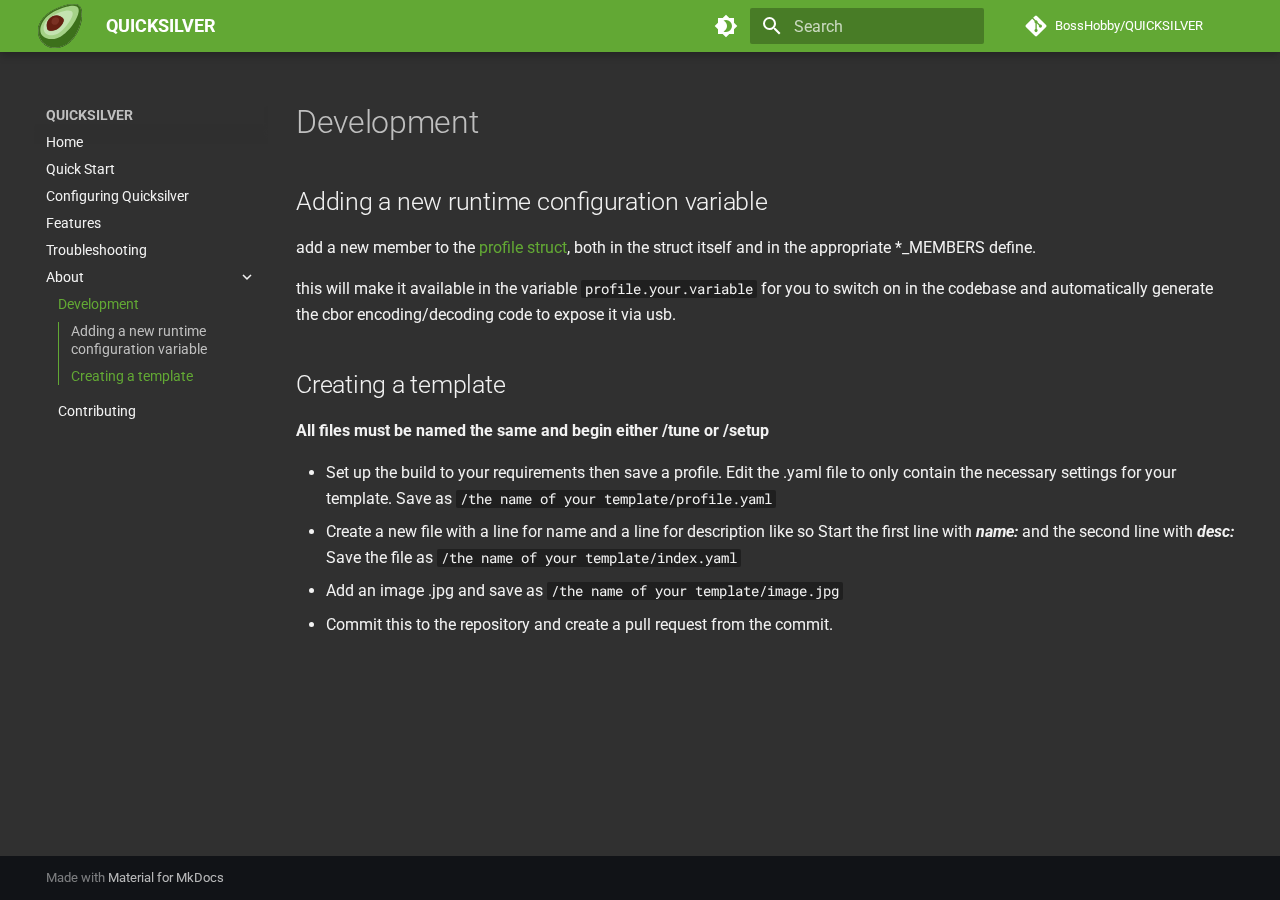
<file: About/Development/index.html>
<!doctype html>
<html lang="en" class="no-js">
  <head>
    
      <meta charset="utf-8">
      <meta name="viewport" content="width=device-width,initial-scale=1">
      
      
      
      
        <link rel="prev" href="../../Troubleshooting/">
      
      
        <link rel="next" href="../Contributing/">
      
      
      <link rel="icon" href="../../assets/img/Logo_Clean.png">
      <meta name="generator" content="mkdocs-1.6.1, mkdocs-material-9.5.49">
    
    
      
        <title>Development - QUICKSILVER</title>
      
    
    
      <link rel="stylesheet" href="../../assets/stylesheets/main.6f8fc17f.min.css">
      
        
        <link rel="stylesheet" href="../../assets/stylesheets/palette.06af60db.min.css">
      
      


    
    
      
    
    
      
        
        
        <link rel="preconnect" href="https://fonts.gstatic.com" crossorigin>
        <link rel="stylesheet" href="https://fonts.googleapis.com/css?family=Roboto:300,300i,400,400i,700,700i%7CRoboto+Mono:400,400i,700,700i&display=fallback">
        <style>:root{--md-text-font:"Roboto";--md-code-font:"Roboto Mono"}</style>
      
    
    
      <link rel="stylesheet" href="../../assets/style/style.css">
    
    <script>__md_scope=new URL("../..",location),__md_hash=e=>[...e].reduce(((e,_)=>(e<<5)-e+_.charCodeAt(0)),0),__md_get=(e,_=localStorage,t=__md_scope)=>JSON.parse(_.getItem(t.pathname+"."+e)),__md_set=(e,_,t=localStorage,a=__md_scope)=>{try{t.setItem(a.pathname+"."+e,JSON.stringify(_))}catch(e){}}</script>
    
      

    
    
    
  </head>
  
  
    
    
      
    
    
    
    
    <body dir="ltr" data-md-color-scheme="slate" data-md-color-primary="quicksilver" data-md-color-accent="indigo">
  
    
    <input class="md-toggle" data-md-toggle="drawer" type="checkbox" id="__drawer" autocomplete="off">
    <input class="md-toggle" data-md-toggle="search" type="checkbox" id="__search" autocomplete="off">
    <label class="md-overlay" for="__drawer"></label>
    <div data-md-component="skip">
      
        
        <a href="#adding-a-new-runtime-configuration-variable" class="md-skip">
          Skip to content
        </a>
      
    </div>
    <div data-md-component="announce">
      
    </div>
    
    
      

  

<header class="md-header md-header--shadow" data-md-component="header">
  <nav class="md-header__inner md-grid" aria-label="Header">
    <a href="../.." title="QUICKSILVER" class="md-header__button md-logo" aria-label="QUICKSILVER" data-md-component="logo">
      
  <img src="../../assets/img/Logo_Clean.svg" alt="logo">

    </a>
    <label class="md-header__button md-icon" for="__drawer">
      
      <svg xmlns="http://www.w3.org/2000/svg" viewBox="0 0 24 24"><path d="M3 6h18v2H3zm0 5h18v2H3zm0 5h18v2H3z"/></svg>
    </label>
    <div class="md-header__title" data-md-component="header-title">
      <div class="md-header__ellipsis">
        <div class="md-header__topic">
          <span class="md-ellipsis">
            QUICKSILVER
          </span>
        </div>
        <div class="md-header__topic" data-md-component="header-topic">
          <span class="md-ellipsis">
            
              Development
            
          </span>
        </div>
      </div>
    </div>
    
      
        <form class="md-header__option" data-md-component="palette">
  
    
    
    
    <input class="md-option" data-md-color-media="" data-md-color-scheme="slate" data-md-color-primary="quicksilver" data-md-color-accent="indigo"  aria-label="Switch to light mode"  type="radio" name="__palette" id="__palette_0">
    
      <label class="md-header__button md-icon" title="Switch to light mode" for="__palette_1" hidden>
        <svg xmlns="http://www.w3.org/2000/svg" viewBox="0 0 24 24"><path d="M12 18c-.89 0-1.74-.2-2.5-.55C11.56 16.5 13 14.42 13 12s-1.44-4.5-3.5-5.45C10.26 6.2 11.11 6 12 6a6 6 0 0 1 6 6 6 6 0 0 1-6 6m8-9.31V4h-4.69L12 .69 8.69 4H4v4.69L.69 12 4 15.31V20h4.69L12 23.31 15.31 20H20v-4.69L23.31 12z"/></svg>
      </label>
    
  
    
    
    
    <input class="md-option" data-md-color-media="" data-md-color-scheme="default" data-md-color-primary="quicksilver" data-md-color-accent="indigo"  aria-label="Switch to dark mode"  type="radio" name="__palette" id="__palette_1">
    
      <label class="md-header__button md-icon" title="Switch to dark mode" for="__palette_0" hidden>
        <svg xmlns="http://www.w3.org/2000/svg" viewBox="0 0 24 24"><path d="M12 8a4 4 0 0 0-4 4 4 4 0 0 0 4 4 4 4 0 0 0 4-4 4 4 0 0 0-4-4m0 10a6 6 0 0 1-6-6 6 6 0 0 1 6-6 6 6 0 0 1 6 6 6 6 0 0 1-6 6m8-9.31V4h-4.69L12 .69 8.69 4H4v4.69L.69 12 4 15.31V20h4.69L12 23.31 15.31 20H20v-4.69L23.31 12z"/></svg>
      </label>
    
  
</form>
      
    
    
      <script>var palette=__md_get("__palette");if(palette&&palette.color){if("(prefers-color-scheme)"===palette.color.media){var media=matchMedia("(prefers-color-scheme: light)"),input=document.querySelector(media.matches?"[data-md-color-media='(prefers-color-scheme: light)']":"[data-md-color-media='(prefers-color-scheme: dark)']");palette.color.media=input.getAttribute("data-md-color-media"),palette.color.scheme=input.getAttribute("data-md-color-scheme"),palette.color.primary=input.getAttribute("data-md-color-primary"),palette.color.accent=input.getAttribute("data-md-color-accent")}for(var[key,value]of Object.entries(palette.color))document.body.setAttribute("data-md-color-"+key,value)}</script>
    
    
    
      <label class="md-header__button md-icon" for="__search">
        
        <svg xmlns="http://www.w3.org/2000/svg" viewBox="0 0 24 24"><path d="M9.5 3A6.5 6.5 0 0 1 16 9.5c0 1.61-.59 3.09-1.56 4.23l.27.27h.79l5 5-1.5 1.5-5-5v-.79l-.27-.27A6.52 6.52 0 0 1 9.5 16 6.5 6.5 0 0 1 3 9.5 6.5 6.5 0 0 1 9.5 3m0 2C7 5 5 7 5 9.5S7 14 9.5 14 14 12 14 9.5 12 5 9.5 5"/></svg>
      </label>
      <div class="md-search" data-md-component="search" role="dialog">
  <label class="md-search__overlay" for="__search"></label>
  <div class="md-search__inner" role="search">
    <form class="md-search__form" name="search">
      <input type="text" class="md-search__input" name="query" aria-label="Search" placeholder="Search" autocapitalize="off" autocorrect="off" autocomplete="off" spellcheck="false" data-md-component="search-query" required>
      <label class="md-search__icon md-icon" for="__search">
        
        <svg xmlns="http://www.w3.org/2000/svg" viewBox="0 0 24 24"><path d="M9.5 3A6.5 6.5 0 0 1 16 9.5c0 1.61-.59 3.09-1.56 4.23l.27.27h.79l5 5-1.5 1.5-5-5v-.79l-.27-.27A6.52 6.52 0 0 1 9.5 16 6.5 6.5 0 0 1 3 9.5 6.5 6.5 0 0 1 9.5 3m0 2C7 5 5 7 5 9.5S7 14 9.5 14 14 12 14 9.5 12 5 9.5 5"/></svg>
        
        <svg xmlns="http://www.w3.org/2000/svg" viewBox="0 0 24 24"><path d="M20 11v2H8l5.5 5.5-1.42 1.42L4.16 12l7.92-7.92L13.5 5.5 8 11z"/></svg>
      </label>
      <nav class="md-search__options" aria-label="Search">
        
        <button type="reset" class="md-search__icon md-icon" title="Clear" aria-label="Clear" tabindex="-1">
          
          <svg xmlns="http://www.w3.org/2000/svg" viewBox="0 0 24 24"><path d="M19 6.41 17.59 5 12 10.59 6.41 5 5 6.41 10.59 12 5 17.59 6.41 19 12 13.41 17.59 19 19 17.59 13.41 12z"/></svg>
        </button>
      </nav>
      
    </form>
    <div class="md-search__output">
      <div class="md-search__scrollwrap" tabindex="0" data-md-scrollfix>
        <div class="md-search-result" data-md-component="search-result">
          <div class="md-search-result__meta">
            Initializing search
          </div>
          <ol class="md-search-result__list" role="presentation"></ol>
        </div>
      </div>
    </div>
  </div>
</div>
    
    
      <div class="md-header__source">
        <a href="https://github.com/BossHobby/QUICKSILVER/releases/" title="Go to repository" class="md-source" data-md-component="source">
  <div class="md-source__icon md-icon">
    
    <svg xmlns="http://www.w3.org/2000/svg" viewBox="0 0 448 512"><!--! Font Awesome Free 6.7.1 by @fontawesome - https://fontawesome.com License - https://fontawesome.com/license/free (Icons: CC BY 4.0, Fonts: SIL OFL 1.1, Code: MIT License) Copyright 2024 Fonticons, Inc.--><path d="M439.55 236.05 244 40.45a28.87 28.87 0 0 0-40.81 0l-40.66 40.63 51.52 51.52c27.06-9.14 52.68 16.77 43.39 43.68l49.66 49.66c34.23-11.8 61.18 31 35.47 56.69-26.49 26.49-70.21-2.87-56-37.34L240.22 199v121.85c25.3 12.54 22.26 41.85 9.08 55a34.34 34.34 0 0 1-48.55 0c-17.57-17.6-11.07-46.91 11.25-56v-123c-20.8-8.51-24.6-30.74-18.64-45L142.57 101 8.45 235.14a28.86 28.86 0 0 0 0 40.81l195.61 195.6a28.86 28.86 0 0 0 40.8 0l194.69-194.69a28.86 28.86 0 0 0 0-40.81"/></svg>
  </div>
  <div class="md-source__repository">
    BossHobby/QUICKSILVER
  </div>
</a>
      </div>
    
  </nav>
  
</header>
    
    <div class="md-container" data-md-component="container">
      
      
        
          
        
      
      <main class="md-main" data-md-component="main">
        <div class="md-main__inner md-grid">
          
            
              
              <div class="md-sidebar md-sidebar--primary" data-md-component="sidebar" data-md-type="navigation" >
                <div class="md-sidebar__scrollwrap">
                  <div class="md-sidebar__inner">
                    



  

<nav class="md-nav md-nav--primary md-nav--integrated" aria-label="Navigation" data-md-level="0">
  <label class="md-nav__title" for="__drawer">
    <a href="../.." title="QUICKSILVER" class="md-nav__button md-logo" aria-label="QUICKSILVER" data-md-component="logo">
      
  <img src="../../assets/img/Logo_Clean.svg" alt="logo">

    </a>
    QUICKSILVER
  </label>
  
    <div class="md-nav__source">
      <a href="https://github.com/BossHobby/QUICKSILVER/releases/" title="Go to repository" class="md-source" data-md-component="source">
  <div class="md-source__icon md-icon">
    
    <svg xmlns="http://www.w3.org/2000/svg" viewBox="0 0 448 512"><!--! Font Awesome Free 6.7.1 by @fontawesome - https://fontawesome.com License - https://fontawesome.com/license/free (Icons: CC BY 4.0, Fonts: SIL OFL 1.1, Code: MIT License) Copyright 2024 Fonticons, Inc.--><path d="M439.55 236.05 244 40.45a28.87 28.87 0 0 0-40.81 0l-40.66 40.63 51.52 51.52c27.06-9.14 52.68 16.77 43.39 43.68l49.66 49.66c34.23-11.8 61.18 31 35.47 56.69-26.49 26.49-70.21-2.87-56-37.34L240.22 199v121.85c25.3 12.54 22.26 41.85 9.08 55a34.34 34.34 0 0 1-48.55 0c-17.57-17.6-11.07-46.91 11.25-56v-123c-20.8-8.51-24.6-30.74-18.64-45L142.57 101 8.45 235.14a28.86 28.86 0 0 0 0 40.81l195.61 195.6a28.86 28.86 0 0 0 40.8 0l194.69-194.69a28.86 28.86 0 0 0 0-40.81"/></svg>
  </div>
  <div class="md-source__repository">
    BossHobby/QUICKSILVER
  </div>
</a>
    </div>
  
  <ul class="md-nav__list" data-md-scrollfix>
    
      
      
  
  
  
  
    <li class="md-nav__item">
      <a href="../.." class="md-nav__link">
        
  
  <span class="md-ellipsis">
    Home
  </span>
  

      </a>
    </li>
  

    
      
      
  
  
  
  
    <li class="md-nav__item">
      <a href="../../Quick-Start-Guide/" class="md-nav__link">
        
  
  <span class="md-ellipsis">
    Quick Start
  </span>
  

      </a>
    </li>
  

    
      
      
  
  
  
  
    <li class="md-nav__item">
      <a href="../../Configuring-Quicksilver/" class="md-nav__link">
        
  
  <span class="md-ellipsis">
    Configuring Quicksilver
  </span>
  

      </a>
    </li>
  

    
      
      
  
  
  
  
    <li class="md-nav__item">
      <a href="../../Features/" class="md-nav__link">
        
  
  <span class="md-ellipsis">
    Features
  </span>
  

      </a>
    </li>
  

    
      
      
  
  
  
  
    <li class="md-nav__item">
      <a href="../../Troubleshooting/" class="md-nav__link">
        
  
  <span class="md-ellipsis">
    Troubleshooting
  </span>
  

      </a>
    </li>
  

    
      
      
  
  
    
  
  
  
    
    
    
    
    <li class="md-nav__item md-nav__item--active md-nav__item--nested">
      
        
        
        <input class="md-nav__toggle md-toggle " type="checkbox" id="__nav_6" checked>
        
          
          <label class="md-nav__link" for="__nav_6" id="__nav_6_label" tabindex="0">
            
  
  <span class="md-ellipsis">
    About
  </span>
  

            <span class="md-nav__icon md-icon"></span>
          </label>
        
        <nav class="md-nav" data-md-level="1" aria-labelledby="__nav_6_label" aria-expanded="true">
          <label class="md-nav__title" for="__nav_6">
            <span class="md-nav__icon md-icon"></span>
            About
          </label>
          <ul class="md-nav__list" data-md-scrollfix>
            
              
                
  
  
    
  
  
  
    <li class="md-nav__item md-nav__item--active">
      
      <input class="md-nav__toggle md-toggle" type="checkbox" id="__toc">
      
      
      
        <label class="md-nav__link md-nav__link--active" for="__toc">
          
  
  <span class="md-ellipsis">
    Development
  </span>
  

          <span class="md-nav__icon md-icon"></span>
        </label>
      
      <a href="./" class="md-nav__link md-nav__link--active">
        
  
  <span class="md-ellipsis">
    Development
  </span>
  

      </a>
      
        

<nav class="md-nav md-nav--secondary" aria-label="Table of contents">
  
  
  
  
    <label class="md-nav__title" for="__toc">
      <span class="md-nav__icon md-icon"></span>
      Table of contents
    </label>
    <ul class="md-nav__list" data-md-component="toc" data-md-scrollfix>
      
        <li class="md-nav__item">
  <a href="#adding-a-new-runtime-configuration-variable" class="md-nav__link">
    <span class="md-ellipsis">
      Adding a new runtime configuration variable
    </span>
  </a>
  
</li>
      
        <li class="md-nav__item">
  <a href="#creating-a-template" class="md-nav__link">
    <span class="md-ellipsis">
      Creating a template
    </span>
  </a>
  
</li>
      
    </ul>
  
</nav>
      
    </li>
  

              
            
              
                
  
  
  
  
    <li class="md-nav__item">
      <a href="../Contributing/" class="md-nav__link">
        
  
  <span class="md-ellipsis">
    Contributing
  </span>
  

      </a>
    </li>
  

              
            
          </ul>
        </nav>
      
    </li>
  

    
  </ul>
</nav>
                  </div>
                </div>
              </div>
            
            
          
          
            <div class="md-content" data-md-component="content">
              <article class="md-content__inner md-typeset">
                
                  

  
  


  <h1>Development</h1>

<h2 id="adding-a-new-runtime-configuration-variable">Adding a new runtime configuration variable</h2>
<p>add a new member to the <a href="https://github.com/BossHobby/QUICKSILVER/blob/master/src/config/profile.h">profile struct</a>, both in the struct itself and in the appropriate *_MEMBERS define.</p>
<p>this will make it available in the variable <code>profile.your.variable</code> for you to switch on in the codebase and automatically generate the cbor encoding/decoding code to expose it via usb.  </p>
<h2 id="creating-a-template">Creating a template</h2>
<p><strong>All files must be named the same and begin either /tune or /setup</strong></p>
<ul>
<li>Set up the build to your requirements then save a profile. Edit the .yaml file to only contain the necessary settings for your template.
Save as <code>/the name of your template/profile.yaml</code></li>
<li>Create a new file with a line for name and a line for description like so
Start the first line with <strong><em>name:</em></strong> and the second line with <strong><em>desc:</em></strong> 
Save the file as <code>/the name of your template/index.yaml</code></li>
<li>Add an image .jpg and save as <code>/the name of your template/image.jpg</code></li>
<li>Commit this to the repository and create a pull request from the commit.</li>
</ul>












                
              </article>
            </div>
          
          
<script>var target=document.getElementById(location.hash.slice(1));target&&target.name&&(target.checked=target.name.startsWith("__tabbed_"))</script>
        </div>
        
      </main>
      
        <footer class="md-footer">
  
  <div class="md-footer-meta md-typeset">
    <div class="md-footer-meta__inner md-grid">
      <div class="md-copyright">
  
  
    Made with
    <a href="https://squidfunk.github.io/mkdocs-material/" target="_blank" rel="noopener">
      Material for MkDocs
    </a>
  
</div>
      
    </div>
  </div>
</footer>
      
    </div>
    <div class="md-dialog" data-md-component="dialog">
      <div class="md-dialog__inner md-typeset"></div>
    </div>
    
    
    <script id="__config" type="application/json">{"base": "../..", "features": ["navigation.instant", "navigation.tracking", "toc.integrate"], "search": "../../assets/javascripts/workers/search.6ce7567c.min.js", "translations": {"clipboard.copied": "Copied to clipboard", "clipboard.copy": "Copy to clipboard", "search.result.more.one": "1 more on this page", "search.result.more.other": "# more on this page", "search.result.none": "No matching documents", "search.result.one": "1 matching document", "search.result.other": "# matching documents", "search.result.placeholder": "Type to start searching", "search.result.term.missing": "Missing", "select.version": "Select version"}}</script>
    
    
      <script src="../../assets/javascripts/bundle.88dd0f4e.min.js"></script>
      
    
  </body>
</html>
</file>
<file: assets/style/style.css>
[data-md-color-scheme="slate"] {
  --md-default-fg-color: hsl(0, 0%, 95%);
  --md-default-fg-color--light: hsl(0, 0%, 75%);
  --md-default-fg-color--lighter: hsl(0, 0%, 45%);
  --md-default-fg-color--lightest: hsl(0, 0%, 35%);
  --md-default-bg-color: hsl(0, 0%, 19%);
  --md-default-bg-color--light: hsl(0, 0%, 16%);
  --md-default-bg-color--lighter: hsl(0, 0%, 12%);
  --md-default-bg-color--lightest: hsl(0, 0%, 3%);

  --md-code-fg-color: var(--md-default-fg-color);
  --md-code-bg-color: var(--md-default-bg-color--lighter);
}

[data-md-color-scheme="default"] {
  --md-default-fg-color: rgb(15, 15, 15);
  --md-default-fg-color--light: rgba(161, 159, 159, 0.887);
  --md-default-fg-color--lighter: rgba(41, 40, 40, 0.758);
  --md-default-fg-color--lightest: rgba(31, 30, 30, 0.918);
  --md-default-bg-color: rgb(243, 239, 239);
  --md-default-bg-color--light: rgba(226, 223, 223, 0.771);
  --md-default-bg-color--lighter: rgba(209, 206, 206, 0.921);
  --md-default-bg-color--lightest: rgba(234, 231, 231, 0.927);

  --md-code-fg-color: var(--md-default-fg-color--lighter);
  --md-code-bg-color: var(--md-default-bg-color--lighter);
}

:root > * {
    --md-primary-fg-color:        hsl(96, 53%, 43%);
    --md-primary-fg-color--light: hsl(96, 53%, 48%);
    --md-primary-fg-color--dark:  hsl(96, 53% 40%);

    --md-accent-fg-color: var(--md-primary-fg-color);

    --md-typeset-color: var(--md-default-fg-color);
    --md-typeset-a-color: var(--md-primary-fg-color);
}

.md-header__button.md-logo {
    padding: 0 !important;
}

.md-header__button.md-logo img {
    height: 2.2rem !important;
}

.md-typeset .admonition {
  font-size: .74rem;
}
</file>
<file: assets/stylesheets/main.6f8fc17f.min.css>
@charset "UTF-8";html{-webkit-text-size-adjust:none;-moz-text-size-adjust:none;text-size-adjust:none;box-sizing:border-box}*,:after,:before{box-sizing:inherit}@media (prefers-reduced-motion){*,:after,:before{transition:none!important}}body{margin:0}a,button,input,label{-webkit-tap-highlight-color:transparent}a{color:inherit;text-decoration:none}hr{border:0;box-sizing:initial;display:block;height:.05rem;overflow:visible;padding:0}small{font-size:80%}sub,sup{line-height:1em}img{border-style:none}table{border-collapse:initial;border-spacing:0}td,th{font-weight:400;vertical-align:top}button{background:#0000;border:0;font-family:inherit;font-size:inherit;margin:0;padding:0}input{border:0;outline:none}:root{--md-primary-fg-color:#4051b5;--md-primary-fg-color--light:#5d6cc0;--md-primary-fg-color--dark:#303fa1;--md-primary-bg-color:#fff;--md-primary-bg-color--light:#ffffffb3;--md-accent-fg-color:#526cfe;--md-accent-fg-color--transparent:#526cfe1a;--md-accent-bg-color:#fff;--md-accent-bg-color--light:#ffffffb3}[data-md-color-scheme=default]{color-scheme:light}[data-md-color-scheme=default] img[src$="#gh-dark-mode-only"],[data-md-color-scheme=default] img[src$="#only-dark"]{display:none}:root,[data-md-color-scheme=default]{--md-hue:225deg;--md-default-fg-color:#000000de;--md-default-fg-color--light:#0000008a;--md-default-fg-color--lighter:#00000052;--md-default-fg-color--lightest:#00000012;--md-default-bg-color:#fff;--md-default-bg-color--light:#ffffffb3;--md-default-bg-color--lighter:#ffffff4d;--md-default-bg-color--lightest:#ffffff1f;--md-code-fg-color:#36464e;--md-code-bg-color:#f5f5f5;--md-code-hl-color:#4287ff;--md-code-hl-color--light:#4287ff1a;--md-code-hl-number-color:#d52a2a;--md-code-hl-special-color:#db1457;--md-code-hl-function-color:#a846b9;--md-code-hl-constant-color:#6e59d9;--md-code-hl-keyword-color:#3f6ec6;--md-code-hl-string-color:#1c7d4d;--md-code-hl-name-color:var(--md-code-fg-color);--md-code-hl-operator-color:var(--md-default-fg-color--light);--md-code-hl-punctuation-color:var(--md-default-fg-color--light);--md-code-hl-comment-color:var(--md-default-fg-color--light);--md-code-hl-generic-color:var(--md-default-fg-color--light);--md-code-hl-variable-color:var(--md-default-fg-color--light);--md-typeset-color:var(--md-default-fg-color);--md-typeset-a-color:var(--md-primary-fg-color);--md-typeset-del-color:#f5503d26;--md-typeset-ins-color:#0bd57026;--md-typeset-kbd-color:#fafafa;--md-typeset-kbd-accent-color:#fff;--md-typeset-kbd-border-color:#b8b8b8;--md-typeset-mark-color:#ffff0080;--md-typeset-table-color:#0000001f;--md-typeset-table-color--light:rgba(0,0,0,.035);--md-admonition-fg-color:var(--md-default-fg-color);--md-admonition-bg-color:var(--md-default-bg-color);--md-warning-fg-color:#000000de;--md-warning-bg-color:#ff9;--md-footer-fg-color:#fff;--md-footer-fg-color--light:#ffffffb3;--md-footer-fg-color--lighter:#ffffff73;--md-footer-bg-color:#000000de;--md-footer-bg-color--dark:#00000052;--md-shadow-z1:0 0.2rem 0.5rem #0000000d,0 0 0.05rem #0000001a;--md-shadow-z2:0 0.2rem 0.5rem #0000001a,0 0 0.05rem #00000040;--md-shadow-z3:0 0.2rem 0.5rem #0003,0 0 0.05rem #00000059}.md-icon svg{fill:currentcolor;display:block;height:1.2rem;width:1.2rem}body{-webkit-font-smoothing:antialiased;-moz-osx-font-smoothing:grayscale;--md-text-font-family:var(--md-text-font,_),-apple-system,BlinkMacSystemFont,Helvetica,Arial,sans-serif;--md-code-font-family:var(--md-code-font,_),SFMono-Regular,Consolas,Menlo,monospace}aside,body,input{font-feature-settings:"kern","liga";color:var(--md-typeset-color);font-family:var(--md-text-font-family)}code,kbd,pre{font-feature-settings:"kern";font-family:var(--md-code-font-family)}:root{--md-typeset-table-sort-icon:url('data:image/svg+xml;charset=utf-8,<svg xmlns="http://www.w3.org/2000/svg" viewBox="0 0 24 24"><path d="m18 21-4-4h3V7h-3l4-4 4 4h-3v10h3M2 19v-2h10v2M2 13v-2h7v2M2 7V5h4v2z"/></svg>');--md-typeset-table-sort-icon--asc:url('data:image/svg+xml;charset=utf-8,<svg xmlns="http://www.w3.org/2000/svg" viewBox="0 0 24 24"><path d="M19 17h3l-4 4-4-4h3V3h2M2 17h10v2H2M6 5v2H2V5m0 6h7v2H2z"/></svg>');--md-typeset-table-sort-icon--desc:url('data:image/svg+xml;charset=utf-8,<svg xmlns="http://www.w3.org/2000/svg" viewBox="0 0 24 24"><path d="M19 7h3l-4-4-4 4h3v14h2M2 17h10v2H2M6 5v2H2V5m0 6h7v2H2z"/></svg>')}.md-typeset{-webkit-print-color-adjust:exact;color-adjust:exact;font-size:.8rem;line-height:1.6}@media print{.md-typeset{font-size:.68rem}}.md-typeset blockquote,.md-typeset dl,.md-typeset figure,.md-typeset ol,.md-typeset pre,.md-typeset ul{margin-bottom:1em;margin-top:1em}.md-typeset h1{color:var(--md-default-fg-color--light);font-size:2em;line-height:1.3;margin:0 0 1.25em}.md-typeset h1,.md-typeset h2{font-weight:300;letter-spacing:-.01em}.md-typeset h2{font-size:1.5625em;line-height:1.4;margin:1.6em 0 .64em}.md-typeset h3{font-size:1.25em;font-weight:400;letter-spacing:-.01em;line-height:1.5;margin:1.6em 0 .8em}.md-typeset h2+h3{margin-top:.8em}.md-typeset h4{font-weight:700;letter-spacing:-.01em;margin:1em 0}.md-typeset h5,.md-typeset h6{color:var(--md-default-fg-color--light);font-size:.8em;font-weight:700;letter-spacing:-.01em;margin:1.25em 0}.md-typeset h5{text-transform:uppercase}.md-typeset h5 code{text-transform:none}.md-typeset hr{border-bottom:.05rem solid var(--md-default-fg-color--lightest);display:flow-root;margin:1.5em 0}.md-typeset a{color:var(--md-typeset-a-color);word-break:break-word}.md-typeset a,.md-typeset a:before{transition:color 125ms}.md-typeset a:focus,.md-typeset a:hover{color:var(--md-accent-fg-color)}.md-typeset a:focus code,.md-typeset a:hover code{background-color:var(--md-accent-fg-color--transparent)}.md-typeset a code{color:currentcolor;transition:background-color 125ms}.md-typeset a.focus-visible{outline-color:var(--md-accent-fg-color);outline-offset:.2rem}.md-typeset code,.md-typeset kbd,.md-typeset pre{color:var(--md-code-fg-color);direction:ltr;font-variant-ligatures:none}@media print{.md-typeset code,.md-typeset kbd,.md-typeset pre{white-space:pre-wrap}}.md-typeset code{background-color:var(--md-code-bg-color);border-radius:.1rem;-webkit-box-decoration-break:clone;box-decoration-break:clone;font-size:.85em;padding:0 .2941176471em;word-break:break-word}.md-typeset code:not(.focus-visible){-webkit-tap-highlight-color:transparent;outline:none}.md-typeset pre{display:flow-root;line-height:1.4;position:relative}.md-typeset pre>code{-webkit-box-decoration-break:slice;box-decoration-break:slice;box-shadow:none;display:block;margin:0;outline-color:var(--md-accent-fg-color);overflow:auto;padding:.7720588235em 1.1764705882em;scrollbar-color:var(--md-default-fg-color--lighter) #0000;scrollbar-width:thin;touch-action:auto;word-break:normal}.md-typeset pre>code:hover{scrollbar-color:var(--md-accent-fg-color) #0000}.md-typeset pre>code::-webkit-scrollbar{height:.2rem;width:.2rem}.md-typeset pre>code::-webkit-scrollbar-thumb{background-color:var(--md-default-fg-color--lighter)}.md-typeset pre>code::-webkit-scrollbar-thumb:hover{background-color:var(--md-accent-fg-color)}.md-typeset kbd{background-color:var(--md-typeset-kbd-color);border-radius:.1rem;box-shadow:0 .1rem 0 .05rem var(--md-typeset-kbd-border-color),0 .1rem 0 var(--md-typeset-kbd-border-color),0 -.1rem .2rem var(--md-typeset-kbd-accent-color) inset;color:var(--md-default-fg-color);display:inline-block;font-size:.75em;padding:0 .6666666667em;vertical-align:text-top;word-break:break-word}.md-typeset mark{background-color:var(--md-typeset-mark-color);-webkit-box-decoration-break:clone;box-decoration-break:clone;color:inherit;word-break:break-word}.md-typeset abbr{border-bottom:.05rem dotted var(--md-default-fg-color--light);cursor:help;text-decoration:none}.md-typeset small{opacity:.75}[dir=ltr] .md-typeset sub,[dir=ltr] .md-typeset sup{margin-left:.078125em}[dir=rtl] .md-typeset sub,[dir=rtl] .md-typeset sup{margin-right:.078125em}[dir=ltr] .md-typeset blockquote{padding-left:.6rem}[dir=rtl] .md-typeset blockquote{padding-right:.6rem}[dir=ltr] .md-typeset blockquote{border-left:.2rem solid var(--md-default-fg-color--lighter)}[dir=rtl] .md-typeset blockquote{border-right:.2rem solid var(--md-default-fg-color--lighter)}.md-typeset blockquote{color:var(--md-default-fg-color--light);margin-left:0;margin-right:0}.md-typeset ul{list-style-type:disc}.md-typeset ul[type]{list-style-type:revert-layer}[dir=ltr] .md-typeset ol,[dir=ltr] .md-typeset ul{margin-left:.625em}[dir=rtl] .md-typeset ol,[dir=rtl] .md-typeset ul{margin-right:.625em}.md-typeset ol,.md-typeset ul{padding:0}.md-typeset ol:not([hidden]),.md-typeset ul:not([hidden]){display:flow-root}.md-typeset ol ol,.md-typeset ul ol{list-style-type:lower-alpha}.md-typeset ol ol ol,.md-typeset ul ol ol{list-style-type:lower-roman}.md-typeset ol ol ol ol,.md-typeset ul ol ol ol{list-style-type:upper-alpha}.md-typeset ol ol ol ol ol,.md-typeset ul ol ol ol ol{list-style-type:upper-roman}.md-typeset ol[type],.md-typeset ul[type]{list-style-type:revert-layer}[dir=ltr] .md-typeset ol li,[dir=ltr] .md-typeset ul li{margin-left:1.25em}[dir=rtl] .md-typeset ol li,[dir=rtl] .md-typeset ul li{margin-right:1.25em}.md-typeset ol li,.md-typeset ul li{margin-bottom:.5em}.md-typeset ol li blockquote,.md-typeset ol li p,.md-typeset ul li blockquote,.md-typeset ul li p{margin:.5em 0}.md-typeset ol li:last-child,.md-typeset ul li:last-child{margin-bottom:0}[dir=ltr] .md-typeset ol li ol,[dir=ltr] .md-typeset ol li ul,[dir=ltr] .md-typeset ul li ol,[dir=ltr] .md-typeset ul li ul{margin-left:.625em}[dir=rtl] .md-typeset ol li ol,[dir=rtl] .md-typeset ol li ul,[dir=rtl] .md-typeset ul li ol,[dir=rtl] .md-typeset ul li ul{margin-right:.625em}.md-typeset ol li ol,.md-typeset ol li ul,.md-typeset ul li ol,.md-typeset ul li ul{margin-bottom:.5em;margin-top:.5em}[dir=ltr] .md-typeset dd{margin-left:1.875em}[dir=rtl] .md-typeset dd{margin-right:1.875em}.md-typeset dd{margin-bottom:1.5em;margin-top:1em}.md-typeset img,.md-typeset svg,.md-typeset video{height:auto;max-width:100%}.md-typeset img[align=left]{margin:1em 1em 1em 0}.md-typeset img[align=right]{margin:1em 0 1em 1em}.md-typeset img[align]:only-child{margin-top:0}.md-typeset figure{display:flow-root;margin:1em auto;max-width:100%;text-align:center;width:-moz-fit-content;width:fit-content}.md-typeset figure img{display:block;margin:0 auto}.md-typeset figcaption{font-style:italic;margin:1em auto;max-width:24rem}.md-typeset iframe{max-width:100%}.md-typeset table:not([class]){background-color:var(--md-default-bg-color);border:.05rem solid var(--md-typeset-table-color);border-radius:.1rem;display:inline-block;font-size:.64rem;max-width:100%;overflow:auto;touch-action:auto}@media print{.md-typeset table:not([class]){display:table}}.md-typeset table:not([class])+*{margin-top:1.5em}.md-typeset table:not([class]) td>:first-child,.md-typeset table:not([class]) th>:first-child{margin-top:0}.md-typeset table:not([class]) td>:last-child,.md-typeset table:not([class]) th>:last-child{margin-bottom:0}.md-typeset table:not([class]) td:not([align]),.md-typeset table:not([class]) th:not([align]){text-align:left}[dir=rtl] .md-typeset table:not([class]) td:not([align]),[dir=rtl] .md-typeset table:not([class]) th:not([align]){text-align:right}.md-typeset table:not([class]) th{font-weight:700;min-width:5rem;padding:.9375em 1.25em;vertical-align:top}.md-typeset table:not([class]) td{border-top:.05rem solid var(--md-typeset-table-color);padding:.9375em 1.25em;vertical-align:top}.md-typeset table:not([class]) tbody tr{transition:background-color 125ms}.md-typeset table:not([class]) tbody tr:hover{background-color:var(--md-typeset-table-color--light);box-shadow:0 .05rem 0 var(--md-default-bg-color) inset}.md-typeset table:not([class]) a{word-break:normal}.md-typeset table th[role=columnheader]{cursor:pointer}[dir=ltr] .md-typeset table th[role=columnheader]:after{margin-left:.5em}[dir=rtl] .md-typeset table th[role=columnheader]:after{margin-right:.5em}.md-typeset table th[role=columnheader]:after{content:"";display:inline-block;height:1.2em;-webkit-mask-image:var(--md-typeset-table-sort-icon);mask-image:var(--md-typeset-table-sort-icon);-webkit-mask-repeat:no-repeat;mask-repeat:no-repeat;-webkit-mask-size:contain;mask-size:contain;transition:background-color 125ms;vertical-align:text-bottom;width:1.2em}.md-typeset table th[role=columnheader]:hover:after{background-color:var(--md-default-fg-color--lighter)}.md-typeset table th[role=columnheader][aria-sort=ascending]:after{background-color:var(--md-default-fg-color--light);-webkit-mask-image:var(--md-typeset-table-sort-icon--asc);mask-image:var(--md-typeset-table-sort-icon--asc)}.md-typeset table th[role=columnheader][aria-sort=descending]:after{background-color:var(--md-default-fg-color--light);-webkit-mask-image:var(--md-typeset-table-sort-icon--desc);mask-image:var(--md-typeset-table-sort-icon--desc)}.md-typeset__scrollwrap{margin:1em -.8rem;overflow-x:auto;touch-action:auto}.md-typeset__table{display:inline-block;margin-bottom:.5em;padding:0 .8rem}@media print{.md-typeset__table{display:block}}html .md-typeset__table table{display:table;margin:0;overflow:hidden;width:100%}@media screen and (max-width:44.984375em){.md-content__inner>pre{margin:1em -.8rem}.md-content__inner>pre code{border-radius:0}}.md-typeset .md-author{border-radius:100%;display:block;flex-shrink:0;height:1.6rem;overflow:hidden;position:relative;transition:color 125ms,transform 125ms;width:1.6rem}.md-typeset .md-author img{display:block}.md-typeset .md-author--more{background:var(--md-default-fg-color--lightest);color:var(--md-default-fg-color--lighter);font-size:.6rem;font-weight:700;line-height:1.6rem;text-align:center}.md-typeset .md-author--long{height:2.4rem;width:2.4rem}.md-typeset a.md-author{transform:scale(1)}.md-typeset a.md-author img{border-radius:100%;filter:grayscale(100%) opacity(75%);transition:filter 125ms}.md-typeset a.md-author:focus,.md-typeset a.md-author:hover{transform:scale(1.1);z-index:1}.md-typeset a.md-author:focus img,.md-typeset a.md-author:hover img{filter:grayscale(0)}.md-banner{background-color:var(--md-footer-bg-color);color:var(--md-footer-fg-color);overflow:auto}@media print{.md-banner{display:none}}.md-banner--warning{background-color:var(--md-warning-bg-color);color:var(--md-warning-fg-color)}.md-banner__inner{font-size:.7rem;margin:.6rem auto;padding:0 .8rem}[dir=ltr] .md-banner__button{float:right}[dir=rtl] .md-banner__button{float:left}.md-banner__button{color:inherit;cursor:pointer;transition:opacity .25s}.no-js .md-banner__button{display:none}.md-banner__button:hover{opacity:.7}html{font-size:125%;height:100%;overflow-x:hidden}@media screen and (min-width:100em){html{font-size:137.5%}}@media screen and (min-width:125em){html{font-size:150%}}body{background-color:var(--md-default-bg-color);display:flex;flex-direction:column;font-size:.5rem;min-height:100%;position:relative;width:100%}@media print{body{display:block}}@media screen and (max-width:59.984375em){body[data-md-scrolllock]{position:fixed}}.md-grid{margin-left:auto;margin-right:auto;max-width:61rem}.md-container{display:flex;flex-direction:column;flex-grow:1}@media print{.md-container{display:block}}.md-main{flex-grow:1}.md-main__inner{display:flex;height:100%;margin-top:1.5rem}.md-ellipsis{overflow:hidden;text-overflow:ellipsis}.md-toggle{display:none}.md-option{height:0;opacity:0;position:absolute;width:0}.md-option:checked+label:not([hidden]){display:block}.md-option.focus-visible+label{outline-color:var(--md-accent-fg-color);outline-style:auto}.md-skip{background-color:var(--md-default-fg-color);border-radius:.1rem;color:var(--md-default-bg-color);font-size:.64rem;margin:.5rem;opacity:0;outline-color:var(--md-accent-fg-color);padding:.3rem .5rem;position:fixed;transform:translateY(.4rem);z-index:-1}.md-skip:focus{opacity:1;transform:translateY(0);transition:transform .25s cubic-bezier(.4,0,.2,1),opacity 175ms 75ms;z-index:10}@page{margin:25mm}:root{--md-clipboard-icon:url('data:image/svg+xml;charset=utf-8,<svg xmlns="http://www.w3.org/2000/svg" viewBox="0 0 24 24"><path d="M19 21H8V7h11m0-2H8a2 2 0 0 0-2 2v14a2 2 0 0 0 2 2h11a2 2 0 0 0 2-2V7a2 2 0 0 0-2-2m-3-4H4a2 2 0 0 0-2 2v14h2V3h12z"/></svg>')}.md-clipboard{border-radius:.1rem;color:var(--md-default-fg-color--lightest);cursor:pointer;height:1.5em;outline-color:var(--md-accent-fg-color);outline-offset:.1rem;position:absolute;right:.5em;top:.5em;transition:color .25s;width:1.5em;z-index:1}@media print{.md-clipboard{display:none}}.md-clipboard:not(.focus-visible){-webkit-tap-highlight-color:transparent;outline:none}:hover>.md-clipboard{color:var(--md-default-fg-color--light)}.md-clipboard:focus,.md-clipboard:hover{color:var(--md-accent-fg-color)}.md-clipboard:after{background-color:currentcolor;content:"";display:block;height:1.125em;margin:0 auto;-webkit-mask-image:var(--md-clipboard-icon);mask-image:var(--md-clipboard-icon);-webkit-mask-position:center;mask-position:center;-webkit-mask-repeat:no-repeat;mask-repeat:no-repeat;-webkit-mask-size:contain;mask-size:contain;width:1.125em}.md-clipboard--inline{cursor:pointer}.md-clipboard--inline code{transition:color .25s,background-color .25s}.md-clipboard--inline:focus code,.md-clipboard--inline:hover code{background-color:var(--md-accent-fg-color--transparent);color:var(--md-accent-fg-color)}.md-typeset .md-code__content{display:grid}@keyframes consent{0%{opacity:0;transform:translateY(100%)}to{opacity:1;transform:translateY(0)}}@keyframes overlay{0%{opacity:0}to{opacity:1}}.md-consent__overlay{animation:overlay .25s both;-webkit-backdrop-filter:blur(.1rem);backdrop-filter:blur(.1rem);background-color:#0000008a;height:100%;opacity:1;position:fixed;top:0;width:100%;z-index:5}.md-consent__inner{animation:consent .5s cubic-bezier(.1,.7,.1,1) both;background-color:var(--md-default-bg-color);border:0;border-radius:.1rem;bottom:0;box-shadow:0 0 .2rem #0000001a,0 .2rem .4rem #0003;max-height:100%;overflow:auto;padding:0;position:fixed;width:100%;z-index:5}.md-consent__form{padding:.8rem}.md-consent__settings{display:none;margin:1em 0}input:checked+.md-consent__settings{display:block}.md-consent__controls{margin-bottom:.8rem}.md-typeset .md-consent__controls .md-button{display:inline}@media screen and (max-width:44.984375em){.md-typeset .md-consent__controls .md-button{display:block;margin-top:.4rem;text-align:center;width:100%}}.md-consent label{cursor:pointer}.md-content{flex-grow:1;min-width:0}.md-content__inner{margin:0 .8rem 1.2rem;padding-top:.6rem}@media screen and (min-width:76.25em){[dir=ltr] .md-sidebar--primary:not([hidden])~.md-content>.md-content__inner{margin-left:1.2rem}[dir=ltr] .md-sidebar--secondary:not([hidden])~.md-content>.md-content__inner,[dir=rtl] .md-sidebar--primary:not([hidden])~.md-content>.md-content__inner{margin-right:1.2rem}[dir=rtl] .md-sidebar--secondary:not([hidden])~.md-content>.md-content__inner{margin-left:1.2rem}}.md-content__inner:before{content:"";display:block;height:.4rem}.md-content__inner>:last-child{margin-bottom:0}[dir=ltr] .md-content__button{float:right}[dir=rtl] .md-content__button{float:left}[dir=ltr] .md-content__button{margin-left:.4rem}[dir=rtl] .md-content__button{margin-right:.4rem}.md-content__button{margin:.4rem 0;padding:0}@media print{.md-content__button{display:none}}.md-typeset .md-content__button{color:var(--md-default-fg-color--lighter)}.md-content__button svg{display:inline;vertical-align:top}[dir=rtl] .md-content__button svg{transform:scaleX(-1)}[dir=ltr] .md-dialog{right:.8rem}[dir=rtl] .md-dialog{left:.8rem}.md-dialog{background-color:var(--md-default-fg-color);border-radius:.1rem;bottom:.8rem;box-shadow:var(--md-shadow-z3);min-width:11.1rem;opacity:0;padding:.4rem .6rem;pointer-events:none;position:fixed;transform:translateY(100%);transition:transform 0ms .4s,opacity .4s;z-index:4}@media print{.md-dialog{display:none}}.md-dialog--active{opacity:1;pointer-events:auto;transform:translateY(0);transition:transform .4s cubic-bezier(.075,.85,.175,1),opacity .4s}.md-dialog__inner{color:var(--md-default-bg-color);font-size:.7rem}.md-feedback{margin:2em 0 1em;text-align:center}.md-feedback fieldset{border:none;margin:0;padding:0}.md-feedback__title{font-weight:700;margin:1em auto}.md-feedback__inner{position:relative}.md-feedback__list{display:flex;flex-wrap:wrap;place-content:baseline center;position:relative}.md-feedback__list:hover .md-icon:not(:disabled){color:var(--md-default-fg-color--lighter)}:disabled .md-feedback__list{min-height:1.8rem}.md-feedback__icon{color:var(--md-default-fg-color--light);cursor:pointer;flex-shrink:0;margin:0 .1rem;transition:color 125ms}.md-feedback__icon:not(:disabled).md-icon:hover{color:var(--md-accent-fg-color)}.md-feedback__icon:disabled{color:var(--md-default-fg-color--lightest);pointer-events:none}.md-feedback__note{opacity:0;position:relative;transform:translateY(.4rem);transition:transform .4s cubic-bezier(.1,.7,.1,1),opacity .15s}.md-feedback__note>*{margin:0 auto;max-width:16rem}:disabled .md-feedback__note{opacity:1;transform:translateY(0)}@media print{.md-feedback{display:none}}.md-footer{background-color:var(--md-footer-bg-color);color:var(--md-footer-fg-color)}@media print{.md-footer{display:none}}.md-footer__inner{justify-content:space-between;overflow:auto;padding:.2rem}.md-footer__inner:not([hidden]){display:flex}.md-footer__link{align-items:end;display:flex;flex-grow:0.01;margin-bottom:.4rem;margin-top:1rem;max-width:100%;outline-color:var(--md-accent-fg-color);overflow:hidden;transition:opacity .25s}.md-footer__link:focus,.md-footer__link:hover{opacity:.7}[dir=rtl] .md-footer__link svg{transform:scaleX(-1)}@media screen and (max-width:44.984375em){.md-footer__link--prev{flex-shrink:0}.md-footer__link--prev .md-footer__title{display:none}}[dir=ltr] .md-footer__link--next{margin-left:auto}[dir=rtl] .md-footer__link--next{margin-right:auto}.md-footer__link--next{text-align:right}[dir=rtl] .md-footer__link--next{text-align:left}.md-footer__title{flex-grow:1;font-size:.9rem;margin-bottom:.7rem;max-width:calc(100% - 2.4rem);padding:0 1rem;white-space:nowrap}.md-footer__button{margin:.2rem;padding:.4rem}.md-footer__direction{font-size:.64rem;opacity:.7}.md-footer-meta{background-color:var(--md-footer-bg-color--dark)}.md-footer-meta__inner{display:flex;flex-wrap:wrap;justify-content:space-between;padding:.2rem}html .md-footer-meta.md-typeset a{color:var(--md-footer-fg-color--light)}html .md-footer-meta.md-typeset a:focus,html .md-footer-meta.md-typeset a:hover{color:var(--md-footer-fg-color)}.md-copyright{color:var(--md-footer-fg-color--lighter);font-size:.64rem;margin:auto .6rem;padding:.4rem 0;width:100%}@media screen and (min-width:45em){.md-copyright{width:auto}}.md-copyright__highlight{color:var(--md-footer-fg-color--light)}.md-social{display:inline-flex;gap:.2rem;margin:0 .4rem;padding:.2rem 0 .6rem}@media screen and (min-width:45em){.md-social{padding:.6rem 0}}.md-social__link{display:inline-block;height:1.6rem;text-align:center;width:1.6rem}.md-social__link:before{line-height:1.9}.md-social__link svg{fill:currentcolor;max-height:.8rem;vertical-align:-25%}.md-typeset .md-button{border:.1rem solid;border-radius:.1rem;color:var(--md-primary-fg-color);cursor:pointer;display:inline-block;font-weight:700;padding:.625em 2em;transition:color 125ms,background-color 125ms,border-color 125ms}.md-typeset .md-button--primary{background-color:var(--md-primary-fg-color);border-color:var(--md-primary-fg-color);color:var(--md-primary-bg-color)}.md-typeset .md-button:focus,.md-typeset .md-button:hover{background-color:var(--md-accent-fg-color);border-color:var(--md-accent-fg-color);color:var(--md-accent-bg-color)}[dir=ltr] .md-typeset .md-input{border-top-left-radius:.1rem}[dir=ltr] .md-typeset .md-input,[dir=rtl] .md-typeset .md-input{border-top-right-radius:.1rem}[dir=rtl] .md-typeset .md-input{border-top-left-radius:.1rem}.md-typeset .md-input{border-bottom:.1rem solid var(--md-default-fg-color--lighter);box-shadow:var(--md-shadow-z1);font-size:.8rem;height:1.8rem;padding:0 .6rem;transition:border .25s,box-shadow .25s}.md-typeset .md-input:focus,.md-typeset .md-input:hover{border-bottom-color:var(--md-accent-fg-color);box-shadow:var(--md-shadow-z2)}.md-typeset .md-input--stretch{width:100%}.md-header{background-color:var(--md-primary-fg-color);box-shadow:0 0 .2rem #0000,0 .2rem .4rem #0000;color:var(--md-primary-bg-color);display:block;left:0;position:sticky;right:0;top:0;z-index:4}@media print{.md-header{display:none}}.md-header[hidden]{transform:translateY(-100%);transition:transform .25s cubic-bezier(.8,0,.6,1),box-shadow .25s}.md-header--shadow{box-shadow:0 0 .2rem #0000001a,0 .2rem .4rem #0003;transition:transform .25s cubic-bezier(.1,.7,.1,1),box-shadow .25s}.md-header__inner{align-items:center;display:flex;padding:0 .2rem}.md-header__button{color:currentcolor;cursor:pointer;margin:.2rem;outline-color:var(--md-accent-fg-color);padding:.4rem;position:relative;transition:opacity .25s;vertical-align:middle;z-index:1}.md-header__button:hover{opacity:.7}.md-header__button:not([hidden]){display:inline-block}.md-header__button:not(.focus-visible){-webkit-tap-highlight-color:transparent;outline:none}.md-header__button.md-logo{margin:.2rem;padding:.4rem}@media screen and (max-width:76.234375em){.md-header__button.md-logo{display:none}}.md-header__button.md-logo img,.md-header__button.md-logo svg{fill:currentcolor;display:block;height:1.2rem;width:auto}@media screen and (min-width:60em){.md-header__button[for=__search]{display:none}}.no-js .md-header__button[for=__search]{display:none}[dir=rtl] .md-header__button[for=__search] svg{transform:scaleX(-1)}@media screen and (min-width:76.25em){.md-header__button[for=__drawer]{display:none}}.md-header__topic{display:flex;max-width:100%;position:absolute;transition:transform .4s cubic-bezier(.1,.7,.1,1),opacity .15s;white-space:nowrap}.md-header__topic+.md-header__topic{opacity:0;pointer-events:none;transform:translateX(1.25rem);transition:transform .4s cubic-bezier(1,.7,.1,.1),opacity .15s;z-index:-1}[dir=rtl] .md-header__topic+.md-header__topic{transform:translateX(-1.25rem)}.md-header__topic:first-child{font-weight:700}[dir=ltr] .md-header__title{margin-left:1rem;margin-right:.4rem}[dir=rtl] .md-header__title{margin-left:.4rem;margin-right:1rem}.md-header__title{flex-grow:1;font-size:.9rem;height:2.4rem;line-height:2.4rem}.md-header__title--active .md-header__topic{opacity:0;pointer-events:none;transform:translateX(-1.25rem);transition:transform .4s cubic-bezier(1,.7,.1,.1),opacity .15s;z-index:-1}[dir=rtl] .md-header__title--active .md-header__topic{transform:translateX(1.25rem)}.md-header__title--active .md-header__topic+.md-header__topic{opacity:1;pointer-events:auto;transform:translateX(0);transition:transform .4s cubic-bezier(.1,.7,.1,1),opacity .15s;z-index:0}.md-header__title>.md-header__ellipsis{height:100%;position:relative;width:100%}.md-header__option{display:flex;flex-shrink:0;max-width:100%;transition:max-width 0ms .25s,opacity .25s .25s;white-space:nowrap}[data-md-toggle=search]:checked~.md-header .md-header__option{max-width:0;opacity:0;transition:max-width 0ms,opacity 0ms}.md-header__option>input{bottom:0}.md-header__source{display:none}@media screen and (min-width:60em){[dir=ltr] .md-header__source{margin-left:1rem}[dir=rtl] .md-header__source{margin-right:1rem}.md-header__source{display:block;max-width:11.7rem;width:11.7rem}}@media screen and (min-width:76.25em){[dir=ltr] .md-header__source{margin-left:1.4rem}[dir=rtl] .md-header__source{margin-right:1.4rem}}.md-meta{color:var(--md-default-fg-color--light);font-size:.7rem;line-height:1.3}.md-meta__list{display:inline-flex;flex-wrap:wrap;list-style:none;margin:0;padding:0}.md-meta__item:not(:last-child):after{content:"·";margin-left:.2rem;margin-right:.2rem}.md-meta__link{color:var(--md-typeset-a-color)}.md-meta__link:focus,.md-meta__link:hover{color:var(--md-accent-fg-color)}.md-draft{background-color:#ff1744;border-radius:.125em;color:#fff;display:inline-block;font-weight:700;padding-left:.5714285714em;padding-right:.5714285714em}:root{--md-nav-icon--prev:url('data:image/svg+xml;charset=utf-8,<svg xmlns="http://www.w3.org/2000/svg" viewBox="0 0 24 24"><path d="M20 11v2H8l5.5 5.5-1.42 1.42L4.16 12l7.92-7.92L13.5 5.5 8 11z"/></svg>');--md-nav-icon--next:url('data:image/svg+xml;charset=utf-8,<svg xmlns="http://www.w3.org/2000/svg" viewBox="0 0 24 24"><path d="M8.59 16.58 13.17 12 8.59 7.41 10 6l6 6-6 6z"/></svg>');--md-toc-icon:url('data:image/svg+xml;charset=utf-8,<svg xmlns="http://www.w3.org/2000/svg" viewBox="0 0 24 24"><path d="M3 9h14V7H3zm0 4h14v-2H3zm0 4h14v-2H3zm16 0h2v-2h-2zm0-10v2h2V7zm0 6h2v-2h-2z"/></svg>')}.md-nav{font-size:.7rem;line-height:1.3}.md-nav__title{color:var(--md-default-fg-color--light);display:block;font-weight:700;overflow:hidden;padding:0 .6rem;text-overflow:ellipsis}.md-nav__title .md-nav__button{display:none}.md-nav__title .md-nav__button img{height:100%;width:auto}.md-nav__title .md-nav__button.md-logo img,.md-nav__title .md-nav__button.md-logo svg{fill:currentcolor;display:block;height:2.4rem;max-width:100%;object-fit:contain;width:auto}.md-nav__list{list-style:none;margin:0;padding:0}.md-nav__link{align-items:flex-start;display:flex;gap:.4rem;margin-top:.625em;scroll-snap-align:start;transition:color 125ms}.md-nav__link--passed{color:var(--md-default-fg-color--light)}.md-nav__item .md-nav__link--active,.md-nav__item .md-nav__link--active code{color:var(--md-typeset-a-color)}.md-nav__link .md-ellipsis{position:relative}[dir=ltr] .md-nav__link .md-icon:last-child{margin-left:auto}[dir=rtl] .md-nav__link .md-icon:last-child{margin-right:auto}.md-nav__link svg{fill:currentcolor;flex-shrink:0;height:1.3em;position:relative}.md-nav__link[for]:focus,.md-nav__link[for]:hover,.md-nav__link[href]:focus,.md-nav__link[href]:hover{color:var(--md-accent-fg-color);cursor:pointer}.md-nav__link.focus-visible{outline-color:var(--md-accent-fg-color);outline-offset:.2rem}.md-nav--primary .md-nav__link[for=__toc]{display:none}.md-nav--primary .md-nav__link[for=__toc] .md-icon:after{background-color:currentcolor;display:block;height:100%;-webkit-mask-image:var(--md-toc-icon);mask-image:var(--md-toc-icon);width:100%}.md-nav--primary .md-nav__link[for=__toc]~.md-nav{display:none}.md-nav__container>.md-nav__link{margin-top:0}.md-nav__container>.md-nav__link:first-child{flex-grow:1;min-width:0}.md-nav__icon{flex-shrink:0}.md-nav__source{display:none}@media screen and (max-width:76.234375em){.md-nav--primary,.md-nav--primary .md-nav{background-color:var(--md-default-bg-color);display:flex;flex-direction:column;height:100%;left:0;position:absolute;right:0;top:0;z-index:1}.md-nav--primary .md-nav__item,.md-nav--primary .md-nav__title{font-size:.8rem;line-height:1.5}.md-nav--primary .md-nav__title{background-color:var(--md-default-fg-color--lightest);color:var(--md-default-fg-color--light);cursor:pointer;height:5.6rem;line-height:2.4rem;padding:3rem .8rem .2rem;position:relative;white-space:nowrap}[dir=ltr] .md-nav--primary .md-nav__title .md-nav__icon{left:.4rem}[dir=rtl] .md-nav--primary .md-nav__title .md-nav__icon{right:.4rem}.md-nav--primary .md-nav__title .md-nav__icon{display:block;height:1.2rem;margin:.2rem;position:absolute;top:.4rem;width:1.2rem}.md-nav--primary .md-nav__title .md-nav__icon:after{background-color:currentcolor;content:"";display:block;height:100%;-webkit-mask-image:var(--md-nav-icon--prev);mask-image:var(--md-nav-icon--prev);-webkit-mask-position:center;mask-position:center;-webkit-mask-repeat:no-repeat;mask-repeat:no-repeat;-webkit-mask-size:contain;mask-size:contain;width:100%}.md-nav--primary .md-nav__title~.md-nav__list{background-color:var(--md-default-bg-color);box-shadow:0 .05rem 0 var(--md-default-fg-color--lightest) inset;overflow-y:auto;scroll-snap-type:y mandatory;touch-action:pan-y}.md-nav--primary .md-nav__title~.md-nav__list>:first-child{border-top:0}.md-nav--primary .md-nav__title[for=__drawer]{background-color:var(--md-primary-fg-color);color:var(--md-primary-bg-color);font-weight:700}.md-nav--primary .md-nav__title .md-logo{display:block;left:.2rem;margin:.2rem;padding:.4rem;position:absolute;right:.2rem;top:.2rem}.md-nav--primary .md-nav__list{flex:1}.md-nav--primary .md-nav__item{border-top:.05rem solid var(--md-default-fg-color--lightest)}.md-nav--primary .md-nav__item--active>.md-nav__link{color:var(--md-typeset-a-color)}.md-nav--primary .md-nav__item--active>.md-nav__link:focus,.md-nav--primary .md-nav__item--active>.md-nav__link:hover{color:var(--md-accent-fg-color)}.md-nav--primary .md-nav__link{margin-top:0;padding:.6rem .8rem}.md-nav--primary .md-nav__link svg{margin-top:.1em}.md-nav--primary .md-nav__link>.md-nav__link{padding:0}[dir=ltr] .md-nav--primary .md-nav__link .md-nav__icon{margin-right:-.2rem}[dir=rtl] .md-nav--primary .md-nav__link .md-nav__icon{margin-left:-.2rem}.md-nav--primary .md-nav__link .md-nav__icon{font-size:1.2rem;height:1.2rem;width:1.2rem}.md-nav--primary .md-nav__link .md-nav__icon:after{background-color:currentcolor;content:"";display:block;height:100%;-webkit-mask-image:var(--md-nav-icon--next);mask-image:var(--md-nav-icon--next);-webkit-mask-position:center;mask-position:center;-webkit-mask-repeat:no-repeat;mask-repeat:no-repeat;-webkit-mask-size:contain;mask-size:contain;width:100%}[dir=rtl] .md-nav--primary .md-nav__icon:after{transform:scale(-1)}.md-nav--primary .md-nav--secondary .md-nav{background-color:initial;position:static}[dir=ltr] .md-nav--primary .md-nav--secondary .md-nav .md-nav__link{padding-left:1.4rem}[dir=rtl] .md-nav--primary .md-nav--secondary .md-nav .md-nav__link{padding-right:1.4rem}[dir=ltr] .md-nav--primary .md-nav--secondary .md-nav .md-nav .md-nav__link{padding-left:2rem}[dir=rtl] .md-nav--primary .md-nav--secondary .md-nav .md-nav .md-nav__link{padding-right:2rem}[dir=ltr] .md-nav--primary .md-nav--secondary .md-nav .md-nav .md-nav .md-nav__link{padding-left:2.6rem}[dir=rtl] .md-nav--primary .md-nav--secondary .md-nav .md-nav .md-nav .md-nav__link{padding-right:2.6rem}[dir=ltr] .md-nav--primary .md-nav--secondary .md-nav .md-nav .md-nav .md-nav .md-nav__link{padding-left:3.2rem}[dir=rtl] .md-nav--primary .md-nav--secondary .md-nav .md-nav .md-nav .md-nav .md-nav__link{padding-right:3.2rem}.md-nav--secondary{background-color:initial}.md-nav__toggle~.md-nav{display:flex;opacity:0;transform:translateX(100%);transition:transform .25s cubic-bezier(.8,0,.6,1),opacity 125ms 50ms}[dir=rtl] .md-nav__toggle~.md-nav{transform:translateX(-100%)}.md-nav__toggle:checked~.md-nav{opacity:1;transform:translateX(0);transition:transform .25s cubic-bezier(.4,0,.2,1),opacity 125ms 125ms}.md-nav__toggle:checked~.md-nav>.md-nav__list{-webkit-backface-visibility:hidden;backface-visibility:hidden}}@media screen and (max-width:59.984375em){.md-nav--primary .md-nav__link[for=__toc]{display:flex}.md-nav--primary .md-nav__link[for=__toc] .md-icon:after{content:""}.md-nav--primary .md-nav__link[for=__toc]+.md-nav__link{display:none}.md-nav--primary .md-nav__link[for=__toc]~.md-nav{display:flex}.md-nav__source{background-color:var(--md-primary-fg-color--dark);color:var(--md-primary-bg-color);display:block;padding:0 .2rem}}@media screen and (min-width:60em) and (max-width:76.234375em){.md-nav--integrated .md-nav__link[for=__toc]{display:flex}.md-nav--integrated .md-nav__link[for=__toc] .md-icon:after{content:""}.md-nav--integrated .md-nav__link[for=__toc]+.md-nav__link{display:none}.md-nav--integrated .md-nav__link[for=__toc]~.md-nav{display:flex}}@media screen and (min-width:60em){.md-nav{margin-bottom:-.4rem}.md-nav--secondary .md-nav__title{background:var(--md-default-bg-color);box-shadow:0 0 .4rem .4rem var(--md-default-bg-color);position:sticky;top:0;z-index:1}.md-nav--secondary .md-nav__title[for=__toc]{scroll-snap-align:start}.md-nav--secondary .md-nav__title .md-nav__icon{display:none}[dir=ltr] .md-nav--secondary .md-nav__list{padding-left:.6rem}[dir=rtl] .md-nav--secondary .md-nav__list{padding-right:.6rem}.md-nav--secondary .md-nav__list{padding-bottom:.4rem}[dir=ltr] .md-nav--secondary .md-nav__item>.md-nav__link{margin-right:.4rem}[dir=rtl] .md-nav--secondary .md-nav__item>.md-nav__link{margin-left:.4rem}}@media screen and (min-width:76.25em){.md-nav{margin-bottom:-.4rem;transition:max-height .25s cubic-bezier(.86,0,.07,1)}.md-nav--primary .md-nav__title{background:var(--md-default-bg-color);box-shadow:0 0 .4rem .4rem var(--md-default-bg-color);position:sticky;top:0;z-index:1}.md-nav--primary .md-nav__title[for=__drawer]{scroll-snap-align:start}.md-nav--primary .md-nav__title .md-nav__icon{display:none}[dir=ltr] .md-nav--primary .md-nav__list{padding-left:.6rem}[dir=rtl] .md-nav--primary .md-nav__list{padding-right:.6rem}.md-nav--primary .md-nav__list{padding-bottom:.4rem}[dir=ltr] .md-nav--primary .md-nav__item>.md-nav__link{margin-right:.4rem}[dir=rtl] .md-nav--primary .md-nav__item>.md-nav__link{margin-left:.4rem}.md-nav__toggle~.md-nav{display:grid;grid-template-rows:0fr;opacity:0;transition:grid-template-rows .25s cubic-bezier(.86,0,.07,1),opacity .25s,visibility 0ms .25s;visibility:collapse}.md-nav__toggle~.md-nav>.md-nav__list{overflow:hidden}.md-nav__toggle.md-toggle--indeterminate~.md-nav,.md-nav__toggle:checked~.md-nav{grid-template-rows:1fr;opacity:1;transition:grid-template-rows .25s cubic-bezier(.86,0,.07,1),opacity .15s .1s,visibility 0ms;visibility:visible}.md-nav__toggle.md-toggle--indeterminate~.md-nav{transition:none}.md-nav__item--nested>.md-nav>.md-nav__title{display:none}.md-nav__item--section{display:block;margin:1.25em 0}.md-nav__item--section:last-child{margin-bottom:0}.md-nav__item--section>.md-nav__link{font-weight:700}.md-nav__item--section>.md-nav__link[for]{color:var(--md-default-fg-color--light)}.md-nav__item--section>.md-nav__link:not(.md-nav__container){pointer-events:none}.md-nav__item--section>.md-nav__link .md-icon,.md-nav__item--section>.md-nav__link>[for]{display:none}[dir=ltr] .md-nav__item--section>.md-nav{margin-left:-.6rem}[dir=rtl] .md-nav__item--section>.md-nav{margin-right:-.6rem}.md-nav__item--section>.md-nav{display:block;opacity:1;visibility:visible}.md-nav__item--section>.md-nav>.md-nav__list>.md-nav__item{padding:0}.md-nav__icon{border-radius:100%;height:.9rem;transition:background-color .25s;width:.9rem}.md-nav__icon:hover{background-color:var(--md-accent-fg-color--transparent)}.md-nav__icon:after{background-color:currentcolor;border-radius:100%;content:"";display:inline-block;height:100%;-webkit-mask-image:var(--md-nav-icon--next);mask-image:var(--md-nav-icon--next);-webkit-mask-position:center;mask-position:center;-webkit-mask-repeat:no-repeat;mask-repeat:no-repeat;-webkit-mask-size:contain;mask-size:contain;transition:transform .25s;vertical-align:-.1rem;width:100%}[dir=rtl] .md-nav__icon:after{transform:rotate(180deg)}.md-nav__item--nested .md-nav__toggle:checked~.md-nav__link .md-nav__icon:after,.md-nav__item--nested .md-toggle--indeterminate~.md-nav__link .md-nav__icon:after{transform:rotate(90deg)}.md-nav--lifted>.md-nav__list>.md-nav__item,.md-nav--lifted>.md-nav__title{display:none}.md-nav--lifted>.md-nav__list>.md-nav__item--active{display:block}.md-nav--lifted>.md-nav__list>.md-nav__item--active>.md-nav__link{background:var(--md-default-bg-color);box-shadow:0 0 .4rem .4rem var(--md-default-bg-color);margin-top:0;position:sticky;top:0;z-index:1}.md-nav--lifted>.md-nav__list>.md-nav__item--active>.md-nav__link:not(.md-nav__container){pointer-events:none}.md-nav--lifted>.md-nav__list>.md-nav__item--active.md-nav__item--section{margin:0}[dir=ltr] .md-nav--lifted>.md-nav__list>.md-nav__item>.md-nav:not(.md-nav--secondary){margin-left:-.6rem}[dir=rtl] .md-nav--lifted>.md-nav__list>.md-nav__item>.md-nav:not(.md-nav--secondary){margin-right:-.6rem}.md-nav--lifted>.md-nav__list>.md-nav__item>[for]{color:var(--md-default-fg-color--light)}.md-nav--lifted .md-nav[data-md-level="1"]{grid-template-rows:1fr;opacity:1;visibility:visible}[dir=ltr] .md-nav--integrated>.md-nav__list>.md-nav__item--active .md-nav--secondary{border-left:.05rem solid var(--md-primary-fg-color)}[dir=rtl] .md-nav--integrated>.md-nav__list>.md-nav__item--active .md-nav--secondary{border-right:.05rem solid var(--md-primary-fg-color)}.md-nav--integrated>.md-nav__list>.md-nav__item--active .md-nav--secondary{display:block;margin-bottom:1.25em;opacity:1;visibility:visible}.md-nav--integrated>.md-nav__list>.md-nav__item--active .md-nav--secondary>.md-nav__list{overflow:visible;padding-bottom:0}.md-nav--integrated>.md-nav__list>.md-nav__item--active .md-nav--secondary>.md-nav__title{display:none}}.md-pagination{font-size:.8rem;font-weight:700;gap:.4rem}.md-pagination,.md-pagination>*{align-items:center;display:flex;justify-content:center}.md-pagination>*{border-radius:.2rem;height:1.8rem;min-width:1.8rem;text-align:center}.md-pagination__current{background-color:var(--md-default-fg-color--lightest);color:var(--md-default-fg-color--light)}.md-pagination__link{transition:color 125ms,background-color 125ms}.md-pagination__link:focus,.md-pagination__link:hover{background-color:var(--md-accent-fg-color--transparent);color:var(--md-accent-fg-color)}.md-pagination__link:focus svg,.md-pagination__link:hover svg{color:var(--md-accent-fg-color)}.md-pagination__link.focus-visible{outline-color:var(--md-accent-fg-color);outline-offset:.2rem}.md-pagination__link svg{fill:currentcolor;color:var(--md-default-fg-color--lighter);display:block;max-height:100%;width:1.2rem}.md-post__back{border-bottom:.05rem solid var(--md-default-fg-color--lightest);margin-bottom:1.2rem;padding-bottom:1.2rem}@media screen and (max-width:76.234375em){.md-post__back{display:none}}[dir=rtl] .md-post__back svg{transform:scaleX(-1)}.md-post__authors{display:flex;flex-direction:column;gap:.6rem;margin:0 .6rem 1.2rem}.md-post .md-post__meta a{transition:color 125ms}.md-post .md-post__meta a:focus,.md-post .md-post__meta a:hover{color:var(--md-accent-fg-color)}.md-post__title{color:var(--md-default-fg-color--light);font-weight:700}.md-post--excerpt{margin-bottom:3.2rem}.md-post--excerpt .md-post__header{align-items:center;display:flex;gap:.6rem;min-height:1.6rem}.md-post--excerpt .md-post__authors{align-items:center;display:inline-flex;flex-direction:row;gap:.2rem;margin:0;min-height:2.4rem}[dir=ltr] .md-post--excerpt .md-post__meta .md-meta__list{margin-right:.4rem}[dir=rtl] .md-post--excerpt .md-post__meta .md-meta__list{margin-left:.4rem}.md-post--excerpt .md-post__content>:first-child{--md-scroll-margin:6rem;margin-top:0}.md-post>.md-nav--secondary{margin:1em 0}.md-profile{align-items:center;display:flex;font-size:.7rem;gap:.6rem;line-height:1.4;width:100%}.md-profile__description{flex-grow:1}.md-content--post{display:flex}@media screen and (max-width:76.234375em){.md-content--post{flex-flow:column-reverse}}.md-content--post>.md-content__inner{min-width:0}@media screen and (min-width:76.25em){[dir=ltr] .md-content--post>.md-content__inner{margin-left:1.2rem}[dir=rtl] .md-content--post>.md-content__inner{margin-right:1.2rem}}@media screen and (max-width:76.234375em){.md-sidebar.md-sidebar--post{padding:0;position:static;width:100%}.md-sidebar.md-sidebar--post .md-sidebar__scrollwrap{overflow:visible}.md-sidebar.md-sidebar--post .md-sidebar__inner{padding:0}.md-sidebar.md-sidebar--post .md-post__meta{margin-left:.6rem;margin-right:.6rem}.md-sidebar.md-sidebar--post .md-nav__item{border:none;display:inline}.md-sidebar.md-sidebar--post .md-nav__list{display:inline-flex;flex-wrap:wrap;gap:.6rem;padding-bottom:.6rem;padding-top:.6rem}.md-sidebar.md-sidebar--post .md-nav__link{padding:0}.md-sidebar.md-sidebar--post .md-nav{height:auto;margin-bottom:0;position:static}}:root{--md-progress-value:0;--md-progress-delay:400ms}.md-progress{background:var(--md-primary-bg-color);height:.075rem;opacity:min(clamp(0,var(--md-progress-value),1),clamp(0,100 - var(--md-progress-value),1));position:fixed;top:0;transform:scaleX(calc(var(--md-progress-value)*1%));transform-origin:left;transition:transform .5s cubic-bezier(.19,1,.22,1),opacity .25s var(--md-progress-delay);width:100%;z-index:4}:root{--md-search-result-icon:url('data:image/svg+xml;charset=utf-8,<svg xmlns="http://www.w3.org/2000/svg" viewBox="0 0 24 24"><path d="M14 2H6a2 2 0 0 0-2 2v16a2 2 0 0 0 2 2h7c-.41-.25-.8-.56-1.14-.9-.33-.33-.61-.7-.86-1.1H6V4h7v5h5v1.18c.71.16 1.39.43 2 .82V8zm6.31 16.9c1.33-2.11.69-4.9-1.4-6.22-2.11-1.33-4.91-.68-6.22 1.4-1.34 2.11-.69 4.89 1.4 6.22 1.46.93 3.32.93 4.79.02L22 23.39 23.39 22zm-3.81.1a2.5 2.5 0 0 1-2.5-2.5 2.5 2.5 0 0 1 2.5-2.5 2.5 2.5 0 0 1 2.5 2.5 2.5 2.5 0 0 1-2.5 2.5"/></svg>')}.md-search{position:relative}@media screen and (min-width:60em){.md-search{padding:.2rem 0}}.no-js .md-search{display:none}.md-search__overlay{opacity:0;z-index:1}@media screen and (max-width:59.984375em){[dir=ltr] .md-search__overlay{left:-2.2rem}[dir=rtl] .md-search__overlay{right:-2.2rem}.md-search__overlay{background-color:var(--md-default-bg-color);border-radius:1rem;height:2rem;overflow:hidden;pointer-events:none;position:absolute;top:-1rem;transform-origin:center;transition:transform .3s .1s,opacity .2s .2s;width:2rem}[data-md-toggle=search]:checked~.md-header .md-search__overlay{opacity:1;transition:transform .4s,opacity .1s}}@media screen and (min-width:60em){[dir=ltr] .md-search__overlay{left:0}[dir=rtl] .md-search__overlay{right:0}.md-search__overlay{background-color:#0000008a;cursor:pointer;height:0;position:fixed;top:0;transition:width 0ms .25s,height 0ms .25s,opacity .25s;width:0}[data-md-toggle=search]:checked~.md-header .md-search__overlay{height:200vh;opacity:1;transition:width 0ms,height 0ms,opacity .25s;width:100%}}@media screen and (max-width:29.984375em){[data-md-toggle=search]:checked~.md-header .md-search__overlay{transform:scale(45)}}@media screen and (min-width:30em) and (max-width:44.984375em){[data-md-toggle=search]:checked~.md-header .md-search__overlay{transform:scale(60)}}@media screen and (min-width:45em) and (max-width:59.984375em){[data-md-toggle=search]:checked~.md-header .md-search__overlay{transform:scale(75)}}.md-search__inner{-webkit-backface-visibility:hidden;backface-visibility:hidden}@media screen and (max-width:59.984375em){[dir=ltr] .md-search__inner{left:0}[dir=rtl] .md-search__inner{right:0}.md-search__inner{height:0;opacity:0;overflow:hidden;position:fixed;top:0;transform:translateX(5%);transition:width 0ms .3s,height 0ms .3s,transform .15s cubic-bezier(.4,0,.2,1) .15s,opacity .15s .15s;width:0;z-index:2}[dir=rtl] .md-search__inner{transform:translateX(-5%)}[data-md-toggle=search]:checked~.md-header .md-search__inner{height:100%;opacity:1;transform:translateX(0);transition:width 0ms 0ms,height 0ms 0ms,transform .15s cubic-bezier(.1,.7,.1,1) .15s,opacity .15s .15s;width:100%}}@media screen and (min-width:60em){[dir=ltr] .md-search__inner{float:right}[dir=rtl] .md-search__inner{float:left}.md-search__inner{padding:.1rem 0;position:relative;transition:width .25s cubic-bezier(.1,.7,.1,1);width:11.7rem}}@media screen and (min-width:60em) and (max-width:76.234375em){[data-md-toggle=search]:checked~.md-header .md-search__inner{width:23.4rem}}@media screen and (min-width:76.25em){[data-md-toggle=search]:checked~.md-header .md-search__inner{width:34.4rem}}.md-search__form{background-color:var(--md-default-bg-color);box-shadow:0 0 .6rem #0000;height:2.4rem;position:relative;transition:color .25s,background-color .25s;z-index:2}@media screen and (min-width:60em){.md-search__form{background-color:#00000042;border-radius:.1rem;height:1.8rem}.md-search__form:hover{background-color:#ffffff1f}}[data-md-toggle=search]:checked~.md-header .md-search__form{background-color:var(--md-default-bg-color);border-radius:.1rem .1rem 0 0;box-shadow:0 0 .6rem #00000012;color:var(--md-default-fg-color)}[dir=ltr] .md-search__input{padding-left:3.6rem;padding-right:2.2rem}[dir=rtl] .md-search__input{padding-left:2.2rem;padding-right:3.6rem}.md-search__input{background:#0000;font-size:.9rem;height:100%;position:relative;text-overflow:ellipsis;width:100%;z-index:2}.md-search__input::placeholder{transition:color .25s}.md-search__input::placeholder,.md-search__input~.md-search__icon{color:var(--md-default-fg-color--light)}.md-search__input::-ms-clear{display:none}@media screen and (max-width:59.984375em){.md-search__input{font-size:.9rem;height:2.4rem;width:100%}}@media screen and (min-width:60em){[dir=ltr] .md-search__input{padding-left:2.2rem}[dir=rtl] .md-search__input{padding-right:2.2rem}.md-search__input{color:inherit;font-size:.8rem}.md-search__input::placeholder{color:var(--md-primary-bg-color--light)}.md-search__input+.md-search__icon{color:var(--md-primary-bg-color)}[data-md-toggle=search]:checked~.md-header .md-search__input{text-overflow:clip}[data-md-toggle=search]:checked~.md-header .md-search__input+.md-search__icon{color:var(--md-default-fg-color--light)}[data-md-toggle=search]:checked~.md-header .md-search__input::placeholder{color:#0000}}.md-search__icon{cursor:pointer;display:inline-block;height:1.2rem;transition:color .25s,opacity .25s;width:1.2rem}.md-search__icon:hover{opacity:.7}[dir=ltr] .md-search__icon[for=__search]{left:.5rem}[dir=rtl] .md-search__icon[for=__search]{right:.5rem}.md-search__icon[for=__search]{position:absolute;top:.3rem;z-index:2}[dir=rtl] .md-search__icon[for=__search] svg{transform:scaleX(-1)}@media screen and (max-width:59.984375em){[dir=ltr] .md-search__icon[for=__search]{left:.8rem}[dir=rtl] .md-search__icon[for=__search]{right:.8rem}.md-search__icon[for=__search]{top:.6rem}.md-search__icon[for=__search] svg:first-child{display:none}}@media screen and (min-width:60em){.md-search__icon[for=__search]{pointer-events:none}.md-search__icon[for=__search] svg:last-child{display:none}}[dir=ltr] .md-search__options{right:.5rem}[dir=rtl] .md-search__options{left:.5rem}.md-search__options{pointer-events:none;position:absolute;top:.3rem;z-index:2}@media screen and (max-width:59.984375em){[dir=ltr] .md-search__options{right:.8rem}[dir=rtl] .md-search__options{left:.8rem}.md-search__options{top:.6rem}}[dir=ltr] .md-search__options>.md-icon{margin-left:.2rem}[dir=rtl] .md-search__options>.md-icon{margin-right:.2rem}.md-search__options>.md-icon{color:var(--md-default-fg-color--light);opacity:0;transform:scale(.75);transition:transform .15s cubic-bezier(.1,.7,.1,1),opacity .15s}.md-search__options>.md-icon:not(.focus-visible){-webkit-tap-highlight-color:transparent;outline:none}[data-md-toggle=search]:checked~.md-header .md-search__input:valid~.md-search__options>.md-icon{opacity:1;pointer-events:auto;transform:scale(1)}[data-md-toggle=search]:checked~.md-header .md-search__input:valid~.md-search__options>.md-icon:hover{opacity:.7}[dir=ltr] .md-search__suggest{padding-left:3.6rem;padding-right:2.2rem}[dir=rtl] .md-search__suggest{padding-left:2.2rem;padding-right:3.6rem}.md-search__suggest{align-items:center;color:var(--md-default-fg-color--lighter);display:flex;font-size:.9rem;height:100%;opacity:0;position:absolute;top:0;transition:opacity 50ms;white-space:nowrap;width:100%}@media screen and (min-width:60em){[dir=ltr] .md-search__suggest{padding-left:2.2rem}[dir=rtl] .md-search__suggest{padding-right:2.2rem}.md-search__suggest{font-size:.8rem}}[data-md-toggle=search]:checked~.md-header .md-search__suggest{opacity:1;transition:opacity .3s .1s}[dir=ltr] .md-search__output{border-bottom-left-radius:.1rem}[dir=ltr] .md-search__output,[dir=rtl] .md-search__output{border-bottom-right-radius:.1rem}[dir=rtl] .md-search__output{border-bottom-left-radius:.1rem}.md-search__output{overflow:hidden;position:absolute;width:100%;z-index:1}@media screen and (max-width:59.984375em){.md-search__output{bottom:0;top:2.4rem}}@media screen and (min-width:60em){.md-search__output{opacity:0;top:1.9rem;transition:opacity .4s}[data-md-toggle=search]:checked~.md-header .md-search__output{box-shadow:var(--md-shadow-z3);opacity:1}}.md-search__scrollwrap{-webkit-backface-visibility:hidden;backface-visibility:hidden;background-color:var(--md-default-bg-color);height:100%;overflow-y:auto;touch-action:pan-y}@media (-webkit-max-device-pixel-ratio:1),(max-resolution:1dppx){.md-search__scrollwrap{transform:translateZ(0)}}@media screen and (min-width:60em) and (max-width:76.234375em){.md-search__scrollwrap{width:23.4rem}}@media screen and (min-width:76.25em){.md-search__scrollwrap{width:34.4rem}}@media screen and (min-width:60em){.md-search__scrollwrap{max-height:0;scrollbar-color:var(--md-default-fg-color--lighter) #0000;scrollbar-width:thin}[data-md-toggle=search]:checked~.md-header .md-search__scrollwrap{max-height:75vh}.md-search__scrollwrap:hover{scrollbar-color:var(--md-accent-fg-color) #0000}.md-search__scrollwrap::-webkit-scrollbar{height:.2rem;width:.2rem}.md-search__scrollwrap::-webkit-scrollbar-thumb{background-color:var(--md-default-fg-color--lighter)}.md-search__scrollwrap::-webkit-scrollbar-thumb:hover{background-color:var(--md-accent-fg-color)}}.md-search-result{color:var(--md-default-fg-color);word-break:break-word}.md-search-result__meta{background-color:var(--md-default-fg-color--lightest);color:var(--md-default-fg-color--light);font-size:.64rem;line-height:1.8rem;padding:0 .8rem;scroll-snap-align:start}@media screen and (min-width:60em){[dir=ltr] .md-search-result__meta{padding-left:2.2rem}[dir=rtl] .md-search-result__meta{padding-right:2.2rem}}.md-search-result__list{list-style:none;margin:0;padding:0;-webkit-user-select:none;user-select:none}.md-search-result__item{box-shadow:0 -.05rem var(--md-default-fg-color--lightest)}.md-search-result__item:first-child{box-shadow:none}.md-search-result__link{display:block;outline:none;scroll-snap-align:start;transition:background-color .25s}.md-search-result__link:focus,.md-search-result__link:hover{background-color:var(--md-accent-fg-color--transparent)}.md-search-result__link:last-child p:last-child{margin-bottom:.6rem}.md-search-result__more>summary{cursor:pointer;display:block;outline:none;position:sticky;scroll-snap-align:start;top:0;z-index:1}.md-search-result__more>summary::marker{display:none}.md-search-result__more>summary::-webkit-details-marker{display:none}.md-search-result__more>summary>div{color:var(--md-typeset-a-color);font-size:.64rem;padding:.75em .8rem;transition:color .25s,background-color .25s}@media screen and (min-width:60em){[dir=ltr] .md-search-result__more>summary>div{padding-left:2.2rem}[dir=rtl] .md-search-result__more>summary>div{padding-right:2.2rem}}.md-search-result__more>summary:focus>div,.md-search-result__more>summary:hover>div{background-color:var(--md-accent-fg-color--transparent);color:var(--md-accent-fg-color)}.md-search-result__more[open]>summary{background-color:var(--md-default-bg-color)}.md-search-result__article{overflow:hidden;padding:0 .8rem;position:relative}@media screen and (min-width:60em){[dir=ltr] .md-search-result__article{padding-left:2.2rem}[dir=rtl] .md-search-result__article{padding-right:2.2rem}}[dir=ltr] .md-search-result__icon{left:0}[dir=rtl] .md-search-result__icon{right:0}.md-search-result__icon{color:var(--md-default-fg-color--light);height:1.2rem;margin:.5rem;position:absolute;width:1.2rem}@media screen and (max-width:59.984375em){.md-search-result__icon{display:none}}.md-search-result__icon:after{background-color:currentcolor;content:"";display:inline-block;height:100%;-webkit-mask-image:var(--md-search-result-icon);mask-image:var(--md-search-result-icon);-webkit-mask-position:center;mask-position:center;-webkit-mask-repeat:no-repeat;mask-repeat:no-repeat;-webkit-mask-size:contain;mask-size:contain;width:100%}[dir=rtl] .md-search-result__icon:after{transform:scaleX(-1)}.md-search-result .md-typeset{color:var(--md-default-fg-color--light);font-size:.64rem;line-height:1.6}.md-search-result .md-typeset h1{color:var(--md-default-fg-color);font-size:.8rem;font-weight:400;line-height:1.4;margin:.55rem 0}.md-search-result .md-typeset h1 mark{text-decoration:none}.md-search-result .md-typeset h2{color:var(--md-default-fg-color);font-size:.64rem;font-weight:700;line-height:1.6;margin:.5em 0}.md-search-result .md-typeset h2 mark{text-decoration:none}.md-search-result__terms{color:var(--md-default-fg-color);display:block;font-size:.64rem;font-style:italic;margin:.5em 0}.md-search-result mark{background-color:initial;color:var(--md-accent-fg-color);text-decoration:underline}.md-select{position:relative;z-index:1}.md-select__inner{background-color:var(--md-default-bg-color);border-radius:.1rem;box-shadow:var(--md-shadow-z2);color:var(--md-default-fg-color);left:50%;margin-top:.2rem;max-height:0;opacity:0;position:absolute;top:calc(100% - .2rem);transform:translate3d(-50%,.3rem,0);transition:transform .25s 375ms,opacity .25s .25s,max-height 0ms .5s}.md-select:focus-within .md-select__inner,.md-select:hover .md-select__inner{max-height:10rem;opacity:1;transform:translate3d(-50%,0,0);transition:transform .25s cubic-bezier(.1,.7,.1,1),opacity .25s,max-height 0ms}.md-select__inner:after{border-bottom:.2rem solid #0000;border-bottom-color:var(--md-default-bg-color);border-left:.2rem solid #0000;border-right:.2rem solid #0000;border-top:0;content:"";height:0;left:50%;margin-left:-.2rem;margin-top:-.2rem;position:absolute;top:0;width:0}.md-select__list{border-radius:.1rem;font-size:.8rem;list-style-type:none;margin:0;max-height:inherit;overflow:auto;padding:0}.md-select__item{line-height:1.8rem}[dir=ltr] .md-select__link{padding-left:.6rem;padding-right:1.2rem}[dir=rtl] .md-select__link{padding-left:1.2rem;padding-right:.6rem}.md-select__link{cursor:pointer;display:block;outline:none;scroll-snap-align:start;transition:background-color .25s,color .25s;width:100%}.md-select__link:focus,.md-select__link:hover{color:var(--md-accent-fg-color)}.md-select__link:focus{background-color:var(--md-default-fg-color--lightest)}.md-sidebar{align-self:flex-start;flex-shrink:0;padding:1.2rem 0;position:sticky;top:2.4rem;width:12.1rem}@media print{.md-sidebar{display:none}}@media screen and (max-width:76.234375em){[dir=ltr] .md-sidebar--primary{left:-12.1rem}[dir=rtl] .md-sidebar--primary{right:-12.1rem}.md-sidebar--primary{background-color:var(--md-default-bg-color);display:block;height:100%;position:fixed;top:0;transform:translateX(0);transition:transform .25s cubic-bezier(.4,0,.2,1),box-shadow .25s;width:12.1rem;z-index:5}[data-md-toggle=drawer]:checked~.md-container .md-sidebar--primary{box-shadow:var(--md-shadow-z3);transform:translateX(12.1rem)}[dir=rtl] [data-md-toggle=drawer]:checked~.md-container .md-sidebar--primary{transform:translateX(-12.1rem)}.md-sidebar--primary .md-sidebar__scrollwrap{bottom:0;left:0;margin:0;overflow:hidden;position:absolute;right:0;scroll-snap-type:none;top:0}}@media screen and (min-width:76.25em){.md-sidebar{height:0}.no-js .md-sidebar{height:auto}.md-header--lifted~.md-container .md-sidebar{top:4.8rem}}.md-sidebar--secondary{display:none;order:2}@media screen and (min-width:60em){.md-sidebar--secondary{height:0}.no-js .md-sidebar--secondary{height:auto}.md-sidebar--secondary:not([hidden]){display:block}.md-sidebar--secondary .md-sidebar__scrollwrap{touch-action:pan-y}}.md-sidebar__scrollwrap{scrollbar-gutter:stable;-webkit-backface-visibility:hidden;backface-visibility:hidden;margin:0 .2rem;overflow-y:auto;scrollbar-color:var(--md-default-fg-color--lighter) #0000;scrollbar-width:thin}.md-sidebar__scrollwrap::-webkit-scrollbar{height:.2rem;width:.2rem}.md-sidebar__scrollwrap:focus-within,.md-sidebar__scrollwrap:hover{scrollbar-color:var(--md-accent-fg-color) #0000}.md-sidebar__scrollwrap:focus-within::-webkit-scrollbar-thumb,.md-sidebar__scrollwrap:hover::-webkit-scrollbar-thumb{background-color:var(--md-default-fg-color--lighter)}.md-sidebar__scrollwrap:focus-within::-webkit-scrollbar-thumb:hover,.md-sidebar__scrollwrap:hover::-webkit-scrollbar-thumb:hover{background-color:var(--md-accent-fg-color)}@supports selector(::-webkit-scrollbar){.md-sidebar__scrollwrap{scrollbar-gutter:auto}[dir=ltr] .md-sidebar__inner{padding-right:calc(100% - 11.5rem)}[dir=rtl] .md-sidebar__inner{padding-left:calc(100% - 11.5rem)}}@media screen and (max-width:76.234375em){.md-overlay{background-color:#0000008a;height:0;opacity:0;position:fixed;top:0;transition:width 0ms .25s,height 0ms .25s,opacity .25s;width:0;z-index:5}[data-md-toggle=drawer]:checked~.md-overlay{height:100%;opacity:1;transition:width 0ms,height 0ms,opacity .25s;width:100%}}@keyframes facts{0%{height:0}to{height:.65rem}}@keyframes fact{0%{opacity:0;transform:translateY(100%)}50%{opacity:0}to{opacity:1;transform:translateY(0)}}:root{--md-source-forks-icon:url('data:image/svg+xml;charset=utf-8,<svg xmlns="http://www.w3.org/2000/svg" viewBox="0 0 16 16"><path d="M5 5.372v.878c0 .414.336.75.75.75h4.5a.75.75 0 0 0 .75-.75v-.878a2.25 2.25 0 1 1 1.5 0v.878a2.25 2.25 0 0 1-2.25 2.25h-1.5v2.128a2.251 2.251 0 1 1-1.5 0V8.5h-1.5A2.25 2.25 0 0 1 3.5 6.25v-.878a2.25 2.25 0 1 1 1.5 0M5 3.25a.75.75 0 1 0-1.5 0 .75.75 0 0 0 1.5 0m6.75.75a.75.75 0 1 0 0-1.5.75.75 0 0 0 0 1.5m-3 8.75a.75.75 0 1 0-1.5 0 .75.75 0 0 0 1.5 0"/></svg>');--md-source-repositories-icon:url('data:image/svg+xml;charset=utf-8,<svg xmlns="http://www.w3.org/2000/svg" viewBox="0 0 16 16"><path d="M2 2.5A2.5 2.5 0 0 1 4.5 0h8.75a.75.75 0 0 1 .75.75v12.5a.75.75 0 0 1-.75.75h-2.5a.75.75 0 0 1 0-1.5h1.75v-2h-8a1 1 0 0 0-.714 1.7.75.75 0 1 1-1.072 1.05A2.5 2.5 0 0 1 2 11.5Zm10.5-1h-8a1 1 0 0 0-1 1v6.708A2.5 2.5 0 0 1 4.5 9h8ZM5 12.25a.25.25 0 0 1 .25-.25h3.5a.25.25 0 0 1 .25.25v3.25a.25.25 0 0 1-.4.2l-1.45-1.087a.25.25 0 0 0-.3 0L5.4 15.7a.25.25 0 0 1-.4-.2Z"/></svg>');--md-source-stars-icon:url('data:image/svg+xml;charset=utf-8,<svg xmlns="http://www.w3.org/2000/svg" viewBox="0 0 16 16"><path d="M8 .25a.75.75 0 0 1 .673.418l1.882 3.815 4.21.612a.75.75 0 0 1 .416 1.279l-3.046 2.97.719 4.192a.751.751 0 0 1-1.088.791L8 12.347l-3.766 1.98a.75.75 0 0 1-1.088-.79l.72-4.194L.818 6.374a.75.75 0 0 1 .416-1.28l4.21-.611L7.327.668A.75.75 0 0 1 8 .25m0 2.445L6.615 5.5a.75.75 0 0 1-.564.41l-3.097.45 2.24 2.184a.75.75 0 0 1 .216.664l-.528 3.084 2.769-1.456a.75.75 0 0 1 .698 0l2.77 1.456-.53-3.084a.75.75 0 0 1 .216-.664l2.24-2.183-3.096-.45a.75.75 0 0 1-.564-.41z"/></svg>');--md-source-version-icon:url('data:image/svg+xml;charset=utf-8,<svg xmlns="http://www.w3.org/2000/svg" viewBox="0 0 16 16"><path d="M1 7.775V2.75C1 1.784 1.784 1 2.75 1h5.025c.464 0 .91.184 1.238.513l6.25 6.25a1.75 1.75 0 0 1 0 2.474l-5.026 5.026a1.75 1.75 0 0 1-2.474 0l-6.25-6.25A1.75 1.75 0 0 1 1 7.775m1.5 0c0 .066.026.13.073.177l6.25 6.25a.25.25 0 0 0 .354 0l5.025-5.025a.25.25 0 0 0 0-.354l-6.25-6.25a.25.25 0 0 0-.177-.073H2.75a.25.25 0 0 0-.25.25ZM6 5a1 1 0 1 1 0 2 1 1 0 0 1 0-2"/></svg>')}.md-source{-webkit-backface-visibility:hidden;backface-visibility:hidden;display:block;font-size:.65rem;line-height:1.2;outline-color:var(--md-accent-fg-color);transition:opacity .25s;white-space:nowrap}.md-source:hover{opacity:.7}.md-source__icon{display:inline-block;height:2.4rem;vertical-align:middle;width:2rem}[dir=ltr] .md-source__icon svg{margin-left:.6rem}[dir=rtl] .md-source__icon svg{margin-right:.6rem}.md-source__icon svg{margin-top:.6rem}[dir=ltr] .md-source__icon+.md-source__repository{padding-left:2rem}[dir=rtl] .md-source__icon+.md-source__repository{padding-right:2rem}[dir=ltr] .md-source__icon+.md-source__repository{margin-left:-2rem}[dir=rtl] .md-source__icon+.md-source__repository{margin-right:-2rem}[dir=ltr] .md-source__repository{margin-left:.6rem}[dir=rtl] .md-source__repository{margin-right:.6rem}.md-source__repository{display:inline-block;max-width:calc(100% - 1.2rem);overflow:hidden;text-overflow:ellipsis;vertical-align:middle}.md-source__facts{display:flex;font-size:.55rem;gap:.4rem;list-style-type:none;margin:.1rem 0 0;opacity:.75;overflow:hidden;padding:0;width:100%}.md-source__repository--active .md-source__facts{animation:facts .25s ease-in}.md-source__fact{overflow:hidden;text-overflow:ellipsis}.md-source__repository--active .md-source__fact{animation:fact .4s ease-out}[dir=ltr] .md-source__fact:before{margin-right:.1rem}[dir=rtl] .md-source__fact:before{margin-left:.1rem}.md-source__fact:before{background-color:currentcolor;content:"";display:inline-block;height:.6rem;-webkit-mask-position:center;mask-position:center;-webkit-mask-repeat:no-repeat;mask-repeat:no-repeat;-webkit-mask-size:contain;mask-size:contain;vertical-align:text-top;width:.6rem}.md-source__fact:nth-child(1n+2){flex-shrink:0}.md-source__fact--version:before{-webkit-mask-image:var(--md-source-version-icon);mask-image:var(--md-source-version-icon)}.md-source__fact--stars:before{-webkit-mask-image:var(--md-source-stars-icon);mask-image:var(--md-source-stars-icon)}.md-source__fact--forks:before{-webkit-mask-image:var(--md-source-forks-icon);mask-image:var(--md-source-forks-icon)}.md-source__fact--repositories:before{-webkit-mask-image:var(--md-source-repositories-icon);mask-image:var(--md-source-repositories-icon)}.md-source-file{margin:1em 0}[dir=ltr] .md-source-file__fact{margin-right:.6rem}[dir=rtl] .md-source-file__fact{margin-left:.6rem}.md-source-file__fact{align-items:center;color:var(--md-default-fg-color--light);display:inline-flex;font-size:.68rem;gap:.3rem}.md-source-file__fact .md-icon{flex-shrink:0;margin-bottom:.05rem}[dir=ltr] .md-source-file__fact .md-author{float:left}[dir=rtl] .md-source-file__fact .md-author{float:right}.md-source-file__fact .md-author{margin-right:.2rem}.md-source-file__fact svg{width:.9rem}:root{--md-status:url('data:image/svg+xml;charset=utf-8,<svg xmlns="http://www.w3.org/2000/svg" viewBox="0 0 24 24"><path d="M11 9h2V7h-2m1 13c-4.41 0-8-3.59-8-8s3.59-8 8-8 8 3.59 8 8-3.59 8-8 8m0-18A10 10 0 0 0 2 12a10 10 0 0 0 10 10 10 10 0 0 0 10-10A10 10 0 0 0 12 2m-1 15h2v-6h-2z"/></svg>');--md-status--new:url('data:image/svg+xml;charset=utf-8,<svg xmlns="http://www.w3.org/2000/svg" viewBox="0 0 24 24"><path d="m23 12-2.44-2.78.34-3.68-3.61-.82-1.89-3.18L12 3 8.6 1.54 6.71 4.72l-3.61.81.34 3.68L1 12l2.44 2.78-.34 3.69 3.61.82 1.89 3.18L12 21l3.4 1.46 1.89-3.18 3.61-.82-.34-3.68zm-10 5h-2v-2h2zm0-4h-2V7h2z"/></svg>');--md-status--deprecated:url('data:image/svg+xml;charset=utf-8,<svg xmlns="http://www.w3.org/2000/svg" viewBox="0 0 24 24"><path d="M9 3v1H4v2h1v13a2 2 0 0 0 2 2h10a2 2 0 0 0 2-2V6h1V4h-5V3zm0 5h2v9H9zm4 0h2v9h-2z"/></svg>');--md-status--encrypted:url('data:image/svg+xml;charset=utf-8,<svg xmlns="http://www.w3.org/2000/svg" viewBox="0 0 24 24"><path d="M12 1 3 5v6c0 5.55 3.84 10.74 9 12 5.16-1.26 9-6.45 9-12V5zm0 6c1.4 0 2.8 1.1 2.8 2.5V11c.6 0 1.2.6 1.2 1.3v3.5c0 .6-.6 1.2-1.3 1.2H9.2c-.6 0-1.2-.6-1.2-1.3v-3.5c0-.6.6-1.2 1.2-1.2V9.5C9.2 8.1 10.6 7 12 7m0 1.2c-.8 0-1.5.5-1.5 1.3V11h3V9.5c0-.8-.7-1.3-1.5-1.3"/></svg>')}.md-status:after{background-color:var(--md-default-fg-color--light);content:"";display:inline-block;height:1.125em;-webkit-mask-image:var(--md-status);mask-image:var(--md-status);-webkit-mask-position:center;mask-position:center;-webkit-mask-repeat:no-repeat;mask-repeat:no-repeat;-webkit-mask-size:contain;mask-size:contain;vertical-align:text-bottom;width:1.125em}.md-status:hover:after{background-color:currentcolor}.md-status--new:after{-webkit-mask-image:var(--md-status--new);mask-image:var(--md-status--new)}.md-status--deprecated:after{-webkit-mask-image:var(--md-status--deprecated);mask-image:var(--md-status--deprecated)}.md-status--encrypted:after{-webkit-mask-image:var(--md-status--encrypted);mask-image:var(--md-status--encrypted)}.md-tabs{background-color:var(--md-primary-fg-color);color:var(--md-primary-bg-color);display:block;line-height:1.3;overflow:auto;width:100%;z-index:3}@media print{.md-tabs{display:none}}@media screen and (max-width:76.234375em){.md-tabs{display:none}}.md-tabs[hidden]{pointer-events:none}[dir=ltr] .md-tabs__list{margin-left:.2rem}[dir=rtl] .md-tabs__list{margin-right:.2rem}.md-tabs__list{contain:content;display:flex;list-style:none;margin:0;overflow:auto;padding:0;scrollbar-width:none;white-space:nowrap}.md-tabs__list::-webkit-scrollbar{display:none}.md-tabs__item{height:2.4rem;padding-left:.6rem;padding-right:.6rem}.md-tabs__item--active .md-tabs__link{color:inherit;opacity:1}.md-tabs__link{-webkit-backface-visibility:hidden;backface-visibility:hidden;display:flex;font-size:.7rem;margin-top:.8rem;opacity:.7;outline-color:var(--md-accent-fg-color);outline-offset:.2rem;transition:transform .4s cubic-bezier(.1,.7,.1,1),opacity .25s}.md-tabs__link:focus,.md-tabs__link:hover{color:inherit;opacity:1}[dir=ltr] .md-tabs__link svg{margin-right:.4rem}[dir=rtl] .md-tabs__link svg{margin-left:.4rem}.md-tabs__link svg{fill:currentcolor;height:1.3em}.md-tabs__item:nth-child(2) .md-tabs__link{transition-delay:20ms}.md-tabs__item:nth-child(3) .md-tabs__link{transition-delay:40ms}.md-tabs__item:nth-child(4) .md-tabs__link{transition-delay:60ms}.md-tabs__item:nth-child(5) .md-tabs__link{transition-delay:80ms}.md-tabs__item:nth-child(6) .md-tabs__link{transition-delay:.1s}.md-tabs__item:nth-child(7) .md-tabs__link{transition-delay:.12s}.md-tabs__item:nth-child(8) .md-tabs__link{transition-delay:.14s}.md-tabs__item:nth-child(9) .md-tabs__link{transition-delay:.16s}.md-tabs__item:nth-child(10) .md-tabs__link{transition-delay:.18s}.md-tabs__item:nth-child(11) .md-tabs__link{transition-delay:.2s}.md-tabs__item:nth-child(12) .md-tabs__link{transition-delay:.22s}.md-tabs__item:nth-child(13) .md-tabs__link{transition-delay:.24s}.md-tabs__item:nth-child(14) .md-tabs__link{transition-delay:.26s}.md-tabs__item:nth-child(15) .md-tabs__link{transition-delay:.28s}.md-tabs__item:nth-child(16) .md-tabs__link{transition-delay:.3s}.md-tabs[hidden] .md-tabs__link{opacity:0;transform:translateY(50%);transition:transform 0ms .1s,opacity .1s}:root{--md-tag-icon:url('data:image/svg+xml;charset=utf-8,<svg xmlns="http://www.w3.org/2000/svg" viewBox="0 0 24 24"><path d="m5.41 21 .71-4h-4l.35-2h4l1.06-6h-4l.35-2h4l.71-4h2l-.71 4h6l.71-4h2l-.71 4h4l-.35 2h-4l-1.06 6h4l-.35 2h-4l-.71 4h-2l.71-4h-6l-.71 4zM9.53 9l-1.06 6h6l1.06-6z"/></svg>')}.md-typeset .md-tags:not([hidden]){display:inline-flex;flex-wrap:wrap;gap:.5em;margin-bottom:.75em;margin-top:-.125em}.md-typeset .md-tag{align-items:center;background:var(--md-default-fg-color--lightest);border-radius:2.4rem;display:inline-flex;font-size:.64rem;font-size:min(.8em,.64rem);font-weight:700;gap:.5em;letter-spacing:normal;line-height:1.6;padding:.3125em .78125em}.md-typeset .md-tag[href]{-webkit-tap-highlight-color:transparent;color:inherit;outline:none;transition:color 125ms,background-color 125ms}.md-typeset .md-tag[href]:focus,.md-typeset .md-tag[href]:hover{background-color:var(--md-accent-fg-color);color:var(--md-accent-bg-color)}[id]>.md-typeset .md-tag{vertical-align:text-top}.md-typeset .md-tag-icon:before{background-color:var(--md-default-fg-color--lighter);content:"";display:inline-block;height:1.2em;-webkit-mask-image:var(--md-tag-icon);mask-image:var(--md-tag-icon);-webkit-mask-position:center;mask-position:center;-webkit-mask-repeat:no-repeat;mask-repeat:no-repeat;-webkit-mask-size:contain;mask-size:contain;transition:background-color 125ms;vertical-align:text-bottom;width:1.2em}.md-typeset .md-tag-icon[href]:focus:before,.md-typeset .md-tag-icon[href]:hover:before{background-color:var(--md-accent-bg-color)}@keyframes pulse{0%{transform:scale(.95)}75%{transform:scale(1)}to{transform:scale(.95)}}:root{--md-annotation-bg-icon:url('data:image/svg+xml;charset=utf-8,<svg xmlns="http://www.w3.org/2000/svg" viewBox="0 0 24 24"><path d="M12 2A10 10 0 0 0 2 12a10 10 0 0 0 10 10 10 10 0 0 0 10-10A10 10 0 0 0 12 2"/></svg>');--md-annotation-icon:url('data:image/svg+xml;charset=utf-8,<svg xmlns="http://www.w3.org/2000/svg" viewBox="0 0 24 24"><path d="M17 13h-4v4h-2v-4H7v-2h4V7h2v4h4m-5-9A10 10 0 0 0 2 12a10 10 0 0 0 10 10 10 10 0 0 0 10-10A10 10 0 0 0 12 2"/></svg>')}.md-tooltip{-webkit-backface-visibility:hidden;backface-visibility:hidden;background-color:var(--md-default-bg-color);border-radius:.1rem;box-shadow:var(--md-shadow-z2);color:var(--md-default-fg-color);font-family:var(--md-text-font-family);left:clamp(var(--md-tooltip-0,0rem) + .8rem,var(--md-tooltip-x),100vw + var(--md-tooltip-0,0rem) + .8rem - var(--md-tooltip-width) - 2 * .8rem);max-width:calc(100vw - 1.6rem);opacity:0;position:absolute;top:var(--md-tooltip-y);transform:translateY(-.4rem);transition:transform 0ms .25s,opacity .25s,z-index .25s;width:var(--md-tooltip-width);z-index:0}.md-tooltip--active{opacity:1;transform:translateY(0);transition:transform .25s cubic-bezier(.1,.7,.1,1),opacity .25s,z-index 0ms;z-index:2}.md-tooltip--inline{font-weight:700;-webkit-user-select:none;user-select:none;width:auto}.md-tooltip--inline:not(.md-tooltip--active){transform:translateY(.2rem) scale(.9)}.md-tooltip--inline .md-tooltip__inner{font-size:.5rem;padding:.2rem .4rem}[hidden]+.md-tooltip--inline{display:none}.focus-visible>.md-tooltip,.md-tooltip:target{outline:var(--md-accent-fg-color) auto}.md-tooltip__inner{font-size:.64rem;padding:.8rem}.md-tooltip__inner.md-typeset>:first-child{margin-top:0}.md-tooltip__inner.md-typeset>:last-child{margin-bottom:0}.md-annotation{font-style:normal;font-weight:400;outline:none;text-align:initial;vertical-align:text-bottom;white-space:normal}[dir=rtl] .md-annotation{direction:rtl}code .md-annotation{font-family:var(--md-code-font-family);font-size:inherit}.md-annotation:not([hidden]){display:inline-block;line-height:1.25}.md-annotation__index{border-radius:.01px;cursor:pointer;display:inline-block;margin-left:.4ch;margin-right:.4ch;outline:none;overflow:hidden;position:relative;-webkit-user-select:none;user-select:none;vertical-align:text-top;z-index:0}.md-annotation .md-annotation__index{transition:z-index .25s}@media screen{.md-annotation__index{width:2.2ch}[data-md-visible]>.md-annotation__index{animation:pulse 2s infinite}.md-annotation__index:before{background:var(--md-default-bg-color);-webkit-mask-image:var(--md-annotation-bg-icon);mask-image:var(--md-annotation-bg-icon)}.md-annotation__index:after,.md-annotation__index:before{content:"";height:2.2ch;-webkit-mask-position:center;mask-position:center;-webkit-mask-repeat:no-repeat;mask-repeat:no-repeat;-webkit-mask-size:contain;mask-size:contain;position:absolute;top:-.1ch;width:2.2ch;z-index:-1}.md-annotation__index:after{background-color:var(--md-default-fg-color--lighter);-webkit-mask-image:var(--md-annotation-icon);mask-image:var(--md-annotation-icon);transform:scale(1.0001);transition:background-color .25s,transform .25s}.md-tooltip--active+.md-annotation__index:after{transform:rotate(45deg)}.md-tooltip--active+.md-annotation__index:after,:hover>.md-annotation__index:after{background-color:var(--md-accent-fg-color)}}.md-tooltip--active+.md-annotation__index{animation-play-state:paused;transition-duration:0ms;z-index:2}.md-annotation__index [data-md-annotation-id]{display:inline-block}@media print{.md-annotation__index [data-md-annotation-id]{background:var(--md-default-fg-color--lighter);border-radius:2ch;color:var(--md-default-bg-color);font-weight:700;padding:0 .6ch;white-space:nowrap}.md-annotation__index [data-md-annotation-id]:after{content:attr(data-md-annotation-id)}}.md-typeset .md-annotation-list{counter-reset:xxx;list-style:none}.md-typeset .md-annotation-list li{position:relative}[dir=ltr] .md-typeset .md-annotation-list li:before{left:-2.125em}[dir=rtl] .md-typeset .md-annotation-list li:before{right:-2.125em}.md-typeset .md-annotation-list li:before{background:var(--md-default-fg-color--lighter);border-radius:2ch;color:var(--md-default-bg-color);content:counter(xxx);counter-increment:xxx;font-size:.8875em;font-weight:700;height:2ch;line-height:1.25;min-width:2ch;padding:0 .6ch;position:absolute;text-align:center;top:.25em}:root{--md-tooltip-width:20rem;--md-tooltip-tail:0.3rem}.md-tooltip2{-webkit-backface-visibility:hidden;backface-visibility:hidden;color:var(--md-default-fg-color);font-family:var(--md-text-font-family);opacity:0;pointer-events:none;position:absolute;top:calc(var(--md-tooltip-host-y) + var(--md-tooltip-y));transform:translateY(-.4rem);transform-origin:calc(var(--md-tooltip-host-x) + var(--md-tooltip-x)) 0;transition:transform 0ms .25s,opacity .25s,z-index .25s;width:100%;z-index:0}.md-tooltip2:before{border-left:var(--md-tooltip-tail) solid #0000;border-right:var(--md-tooltip-tail) solid #0000;content:"";display:block;left:clamp(1.5 * .8rem,var(--md-tooltip-host-x) + var(--md-tooltip-x) - var(--md-tooltip-tail),100vw - 2 * var(--md-tooltip-tail) - 1.5 * .8rem);position:absolute;z-index:1}.md-tooltip2--top:before{border-top:var(--md-tooltip-tail) solid var(--md-default-bg-color);bottom:calc(var(--md-tooltip-tail)*-1 + .025rem);filter:drop-shadow(0 1px 0 hsla(0,0%,0%,.05))}.md-tooltip2--bottom:before{border-bottom:var(--md-tooltip-tail) solid var(--md-default-bg-color);filter:drop-shadow(0 -1px 0 hsla(0,0%,0%,.05));top:calc(var(--md-tooltip-tail)*-1 + .025rem)}.md-tooltip2--active{opacity:1;transform:translateY(0);transition:transform .4s cubic-bezier(0,1,.5,1),opacity .25s,z-index 0ms;z-index:2}.md-tooltip2__inner{scrollbar-gutter:stable;background-color:var(--md-default-bg-color);border-radius:.1rem;box-shadow:var(--md-shadow-z2);left:clamp(.8rem,var(--md-tooltip-host-x) - .8rem,100vw - var(--md-tooltip-width) - .8rem);max-height:40vh;max-width:calc(100vw - 1.6rem);position:relative;scrollbar-width:thin}.md-tooltip2__inner::-webkit-scrollbar{height:.2rem;width:.2rem}.md-tooltip2__inner::-webkit-scrollbar-thumb{background-color:var(--md-default-fg-color--lighter)}.md-tooltip2__inner::-webkit-scrollbar-thumb:hover{background-color:var(--md-accent-fg-color)}[role=tooltip]>.md-tooltip2__inner{font-size:.5rem;font-weight:700;left:clamp(.8rem,var(--md-tooltip-host-x) + var(--md-tooltip-x) - var(--md-tooltip-width)/2,100vw - var(--md-tooltip-width) - .8rem);max-width:min(100vw - 2 * .8rem,400px);padding:.2rem .4rem;-webkit-user-select:none;user-select:none;width:-moz-fit-content;width:fit-content}.md-tooltip2__inner.md-typeset>:first-child{margin-top:0}.md-tooltip2__inner.md-typeset>:last-child{margin-bottom:0}[dir=ltr] .md-top{margin-left:50%}[dir=rtl] .md-top{margin-right:50%}.md-top{background-color:var(--md-default-bg-color);border-radius:1.6rem;box-shadow:var(--md-shadow-z2);color:var(--md-default-fg-color--light);cursor:pointer;display:block;font-size:.7rem;outline:none;padding:.4rem .8rem;position:fixed;top:3.2rem;transform:translate(-50%);transition:color 125ms,background-color 125ms,transform 125ms cubic-bezier(.4,0,.2,1),opacity 125ms;z-index:2}@media print{.md-top{display:none}}[dir=rtl] .md-top{transform:translate(50%)}.md-top[hidden]{opacity:0;pointer-events:none;transform:translate(-50%,.2rem);transition-duration:0ms}[dir=rtl] .md-top[hidden]{transform:translate(50%,.2rem)}.md-top:focus,.md-top:hover{background-color:var(--md-accent-fg-color);color:var(--md-accent-bg-color)}.md-top svg{display:inline-block;vertical-align:-.5em}@keyframes hoverfix{0%{pointer-events:none}}:root{--md-version-icon:url('data:image/svg+xml;charset=utf-8,<svg xmlns="http://www.w3.org/2000/svg" viewBox="0 0 320 512"><!--! Font Awesome Free 6.7.1 by @fontawesome - https://fontawesome.com License - https://fontawesome.com/license/free (Icons: CC BY 4.0, Fonts: SIL OFL 1.1, Code: MIT License) Copyright 2024 Fonticons, Inc.--><path d="M137.4 374.6c12.5 12.5 32.8 12.5 45.3 0l128-128c9.2-9.2 11.9-22.9 6.9-34.9S301 191.9 288 191.9L32 192c-12.9 0-24.6 7.8-29.6 19.8s-2.2 25.7 6.9 34.9l128 128z"/></svg>')}.md-version{flex-shrink:0;font-size:.8rem;height:2.4rem}[dir=ltr] .md-version__current{margin-left:1.4rem;margin-right:.4rem}[dir=rtl] .md-version__current{margin-left:.4rem;margin-right:1.4rem}.md-version__current{color:inherit;cursor:pointer;outline:none;position:relative;top:.05rem}[dir=ltr] .md-version__current:after{margin-left:.4rem}[dir=rtl] .md-version__current:after{margin-right:.4rem}.md-version__current:after{background-color:currentcolor;content:"";display:inline-block;height:.6rem;-webkit-mask-image:var(--md-version-icon);mask-image:var(--md-version-icon);-webkit-mask-position:center;mask-position:center;-webkit-mask-repeat:no-repeat;mask-repeat:no-repeat;-webkit-mask-size:contain;mask-size:contain;width:.4rem}.md-version__alias{margin-left:.3rem;opacity:.7}.md-version__list{background-color:var(--md-default-bg-color);border-radius:.1rem;box-shadow:var(--md-shadow-z2);color:var(--md-default-fg-color);list-style-type:none;margin:.2rem .8rem;max-height:0;opacity:0;overflow:auto;padding:0;position:absolute;scroll-snap-type:y mandatory;top:.15rem;transition:max-height 0ms .5s,opacity .25s .25s;z-index:3}.md-version:focus-within .md-version__list,.md-version:hover .md-version__list{max-height:10rem;opacity:1;transition:max-height 0ms,opacity .25s}@media (hover:none),(pointer:coarse){.md-version:hover .md-version__list{animation:hoverfix .25s forwards}.md-version:focus-within .md-version__list{animation:none}}.md-version__item{line-height:1.8rem}[dir=ltr] .md-version__link{padding-left:.6rem;padding-right:1.2rem}[dir=rtl] .md-version__link{padding-left:1.2rem;padding-right:.6rem}.md-version__link{cursor:pointer;display:block;outline:none;scroll-snap-align:start;transition:color .25s,background-color .25s;white-space:nowrap;width:100%}.md-version__link:focus,.md-version__link:hover{color:var(--md-accent-fg-color)}.md-version__link:focus{background-color:var(--md-default-fg-color--lightest)}:root{--md-admonition-icon--note:url('data:image/svg+xml;charset=utf-8,<svg xmlns="http://www.w3.org/2000/svg" viewBox="0 0 24 24"><path d="M12 2C6.47 2 2 6.47 2 12s4.47 10 10 10 10-4.47 10-10S17.53 2 12 2m3.1 5.07c.14 0 .28.05.4.16l1.27 1.27c.23.22.23.57 0 .78l-1 1-2.05-2.05 1-1c.1-.11.24-.16.38-.16m-1.97 1.74 2.06 2.06-6.06 6.06H7.07v-2.06z"/></svg>');--md-admonition-icon--abstract:url('data:image/svg+xml;charset=utf-8,<svg xmlns="http://www.w3.org/2000/svg" viewBox="0 0 24 24"><path d="M17 9H7V7h10m0 6H7v-2h10m-3 6H7v-2h7M12 3a1 1 0 0 1 1 1 1 1 0 0 1-1 1 1 1 0 0 1-1-1 1 1 0 0 1 1-1m7 0h-4.18C14.4 1.84 13.3 1 12 1s-2.4.84-2.82 2H5a2 2 0 0 0-2 2v14a2 2 0 0 0 2 2h14a2 2 0 0 0 2-2V5a2 2 0 0 0-2-2"/></svg>');--md-admonition-icon--info:url('data:image/svg+xml;charset=utf-8,<svg xmlns="http://www.w3.org/2000/svg" viewBox="0 0 24 24"><path d="M13 9h-2V7h2m0 10h-2v-6h2m-1-9A10 10 0 0 0 2 12a10 10 0 0 0 10 10 10 10 0 0 0 10-10A10 10 0 0 0 12 2"/></svg>');--md-admonition-icon--tip:url('data:image/svg+xml;charset=utf-8,<svg xmlns="http://www.w3.org/2000/svg" viewBox="0 0 24 24"><path d="M17.66 11.2c-.23-.3-.51-.56-.77-.82-.67-.6-1.43-1.03-2.07-1.66C13.33 7.26 13 4.85 13.95 3c-.95.23-1.78.75-2.49 1.32-2.59 2.08-3.61 5.75-2.39 8.9.04.1.08.2.08.33 0 .22-.15.42-.35.5-.23.1-.47.04-.66-.12a.6.6 0 0 1-.14-.17c-1.13-1.43-1.31-3.48-.55-5.12C5.78 10 4.87 12.3 5 14.47c.06.5.12 1 .29 1.5.14.6.41 1.2.71 1.73 1.08 1.73 2.95 2.97 4.96 3.22 2.14.27 4.43-.12 6.07-1.6 1.83-1.66 2.47-4.32 1.53-6.6l-.13-.26c-.21-.46-.77-1.26-.77-1.26m-3.16 6.3c-.28.24-.74.5-1.1.6-1.12.4-2.24-.16-2.9-.82 1.19-.28 1.9-1.16 2.11-2.05.17-.8-.15-1.46-.28-2.23-.12-.74-.1-1.37.17-2.06.19.38.39.76.63 1.06.77 1 1.98 1.44 2.24 2.8.04.14.06.28.06.43.03.82-.33 1.72-.93 2.27"/></svg>');--md-admonition-icon--success:url('data:image/svg+xml;charset=utf-8,<svg xmlns="http://www.w3.org/2000/svg" viewBox="0 0 24 24"><path d="M21 7 9 19l-5.5-5.5 1.41-1.41L9 16.17 19.59 5.59z"/></svg>');--md-admonition-icon--question:url('data:image/svg+xml;charset=utf-8,<svg xmlns="http://www.w3.org/2000/svg" viewBox="0 0 24 24"><path d="m15.07 11.25-.9.92C13.45 12.89 13 13.5 13 15h-2v-.5c0-1.11.45-2.11 1.17-2.83l1.24-1.26c.37-.36.59-.86.59-1.41a2 2 0 0 0-2-2 2 2 0 0 0-2 2H8a4 4 0 0 1 4-4 4 4 0 0 1 4 4 3.2 3.2 0 0 1-.93 2.25M13 19h-2v-2h2M12 2A10 10 0 0 0 2 12a10 10 0 0 0 10 10 10 10 0 0 0 10-10c0-5.53-4.5-10-10-10"/></svg>');--md-admonition-icon--warning:url('data:image/svg+xml;charset=utf-8,<svg xmlns="http://www.w3.org/2000/svg" viewBox="0 0 24 24"><path d="M13 14h-2V9h2m0 9h-2v-2h2M1 21h22L12 2z"/></svg>');--md-admonition-icon--failure:url('data:image/svg+xml;charset=utf-8,<svg xmlns="http://www.w3.org/2000/svg" viewBox="0 0 24 24"><path d="M19 6.41 17.59 5 12 10.59 6.41 5 5 6.41 10.59 12 5 17.59 6.41 19 12 13.41 17.59 19 19 17.59 13.41 12z"/></svg>');--md-admonition-icon--danger:url('data:image/svg+xml;charset=utf-8,<svg xmlns="http://www.w3.org/2000/svg" viewBox="0 0 24 24"><path d="m11.5 20 4.86-9.73H13V4l-5 9.73h3.5zM12 2c2.75 0 5.1 1 7.05 2.95S22 9.25 22 12s-1 5.1-2.95 7.05S14.75 22 12 22s-5.1-1-7.05-2.95S2 14.75 2 12s1-5.1 2.95-7.05S9.25 2 12 2"/></svg>');--md-admonition-icon--bug:url('data:image/svg+xml;charset=utf-8,<svg xmlns="http://www.w3.org/2000/svg" viewBox="0 0 24 24"><path d="M11 13h2v1h-2zm10-8v6c0 5.5-3.8 10.7-9 12-5.2-1.3-9-6.5-9-12V5l9-4zm-4 5h-2.2c-.2-.6-.6-1.1-1.1-1.5l1.2-1.2-.7-.7L12.8 8H12c-.2 0-.5 0-.7.1L9.9 6.6l-.8.8 1.2 1.2c-.5.3-.9.8-1.1 1.4H7v1h2v1H7v1h2v1H7v1h2.2c.4 1.2 1.5 2 2.8 2s2.4-.8 2.8-2H17v-1h-2v-1h2v-1h-2v-1h2zm-6 2h2v-1h-2z"/></svg>');--md-admonition-icon--example:url('data:image/svg+xml;charset=utf-8,<svg xmlns="http://www.w3.org/2000/svg" viewBox="0 0 24 24"><path d="M7 2v2h1v14a4 4 0 0 0 4 4 4 4 0 0 0 4-4V4h1V2zm4 14c-.6 0-1-.4-1-1s.4-1 1-1 1 .4 1 1-.4 1-1 1m2-4c-.6 0-1-.4-1-1s.4-1 1-1 1 .4 1 1-.4 1-1 1m1-5h-4V4h4z"/></svg>');--md-admonition-icon--quote:url('data:image/svg+xml;charset=utf-8,<svg xmlns="http://www.w3.org/2000/svg" viewBox="0 0 24 24"><path d="M14 17h3l2-4V7h-6v6h3M6 17h3l2-4V7H5v6h3z"/></svg>')}.md-typeset .admonition,.md-typeset details{background-color:var(--md-admonition-bg-color);border:.075rem solid #448aff;border-radius:.2rem;box-shadow:var(--md-shadow-z1);color:var(--md-admonition-fg-color);display:flow-root;font-size:.64rem;margin:1.5625em 0;padding:0 .6rem;page-break-inside:avoid;transition:box-shadow 125ms}@media print{.md-typeset .admonition,.md-typeset details{box-shadow:none}}.md-typeset .admonition:focus-within,.md-typeset details:focus-within{box-shadow:0 0 0 .2rem #448aff1a}.md-typeset .admonition>*,.md-typeset details>*{box-sizing:border-box}.md-typeset .admonition .admonition,.md-typeset .admonition details,.md-typeset details .admonition,.md-typeset details details{margin-bottom:1em;margin-top:1em}.md-typeset .admonition .md-typeset__scrollwrap,.md-typeset details .md-typeset__scrollwrap{margin:1em -.6rem}.md-typeset .admonition .md-typeset__table,.md-typeset details .md-typeset__table{padding:0 .6rem}.md-typeset .admonition>.tabbed-set:only-child,.md-typeset details>.tabbed-set:only-child{margin-top:0}html .md-typeset .admonition>:last-child,html .md-typeset details>:last-child{margin-bottom:.6rem}[dir=ltr] .md-typeset .admonition-title,[dir=ltr] .md-typeset summary{padding-left:2rem;padding-right:.6rem}[dir=rtl] .md-typeset .admonition-title,[dir=rtl] .md-typeset summary{padding-left:.6rem;padding-right:2rem}[dir=ltr] .md-typeset .admonition-title,[dir=ltr] .md-typeset summary{border-left-width:.2rem}[dir=rtl] .md-typeset .admonition-title,[dir=rtl] .md-typeset summary{border-right-width:.2rem}[dir=ltr] .md-typeset .admonition-title,[dir=ltr] .md-typeset summary{border-top-left-radius:.1rem}[dir=ltr] .md-typeset .admonition-title,[dir=ltr] .md-typeset summary,[dir=rtl] .md-typeset .admonition-title,[dir=rtl] .md-typeset summary{border-top-right-radius:.1rem}[dir=rtl] .md-typeset .admonition-title,[dir=rtl] .md-typeset summary{border-top-left-radius:.1rem}.md-typeset .admonition-title,.md-typeset summary{background-color:#448aff1a;border:none;font-weight:700;margin:0 -.6rem;padding-bottom:.4rem;padding-top:.4rem;position:relative}html .md-typeset .admonition-title:last-child,html .md-typeset summary:last-child{margin-bottom:0}[dir=ltr] .md-typeset .admonition-title:before,[dir=ltr] .md-typeset summary:before{left:.6rem}[dir=rtl] .md-typeset .admonition-title:before,[dir=rtl] .md-typeset summary:before{right:.6rem}.md-typeset .admonition-title:before,.md-typeset summary:before{background-color:#448aff;content:"";height:1rem;-webkit-mask-image:var(--md-admonition-icon--note);mask-image:var(--md-admonition-icon--note);-webkit-mask-position:center;mask-position:center;-webkit-mask-repeat:no-repeat;mask-repeat:no-repeat;-webkit-mask-size:contain;mask-size:contain;position:absolute;top:.625em;width:1rem}.md-typeset .admonition-title code,.md-typeset summary code{box-shadow:0 0 0 .05rem var(--md-default-fg-color--lightest)}.md-typeset .admonition.note,.md-typeset details.note{border-color:#448aff}.md-typeset .admonition.note:focus-within,.md-typeset details.note:focus-within{box-shadow:0 0 0 .2rem #448aff1a}.md-typeset .note>.admonition-title,.md-typeset .note>summary{background-color:#448aff1a}.md-typeset .note>.admonition-title:before,.md-typeset .note>summary:before{background-color:#448aff;-webkit-mask-image:var(--md-admonition-icon--note);mask-image:var(--md-admonition-icon--note)}.md-typeset .note>.admonition-title:after,.md-typeset .note>summary:after{color:#448aff}.md-typeset .admonition.abstract,.md-typeset details.abstract{border-color:#00b0ff}.md-typeset .admonition.abstract:focus-within,.md-typeset details.abstract:focus-within{box-shadow:0 0 0 .2rem #00b0ff1a}.md-typeset .abstract>.admonition-title,.md-typeset .abstract>summary{background-color:#00b0ff1a}.md-typeset .abstract>.admonition-title:before,.md-typeset .abstract>summary:before{background-color:#00b0ff;-webkit-mask-image:var(--md-admonition-icon--abstract);mask-image:var(--md-admonition-icon--abstract)}.md-typeset .abstract>.admonition-title:after,.md-typeset .abstract>summary:after{color:#00b0ff}.md-typeset .admonition.info,.md-typeset details.info{border-color:#00b8d4}.md-typeset .admonition.info:focus-within,.md-typeset details.info:focus-within{box-shadow:0 0 0 .2rem #00b8d41a}.md-typeset .info>.admonition-title,.md-typeset .info>summary{background-color:#00b8d41a}.md-typeset .info>.admonition-title:before,.md-typeset .info>summary:before{background-color:#00b8d4;-webkit-mask-image:var(--md-admonition-icon--info);mask-image:var(--md-admonition-icon--info)}.md-typeset .info>.admonition-title:after,.md-typeset .info>summary:after{color:#00b8d4}.md-typeset .admonition.tip,.md-typeset details.tip{border-color:#00bfa5}.md-typeset .admonition.tip:focus-within,.md-typeset details.tip:focus-within{box-shadow:0 0 0 .2rem #00bfa51a}.md-typeset .tip>.admonition-title,.md-typeset .tip>summary{background-color:#00bfa51a}.md-typeset .tip>.admonition-title:before,.md-typeset .tip>summary:before{background-color:#00bfa5;-webkit-mask-image:var(--md-admonition-icon--tip);mask-image:var(--md-admonition-icon--tip)}.md-typeset .tip>.admonition-title:after,.md-typeset .tip>summary:after{color:#00bfa5}.md-typeset .admonition.success,.md-typeset details.success{border-color:#00c853}.md-typeset .admonition.success:focus-within,.md-typeset details.success:focus-within{box-shadow:0 0 0 .2rem #00c8531a}.md-typeset .success>.admonition-title,.md-typeset .success>summary{background-color:#00c8531a}.md-typeset .success>.admonition-title:before,.md-typeset .success>summary:before{background-color:#00c853;-webkit-mask-image:var(--md-admonition-icon--success);mask-image:var(--md-admonition-icon--success)}.md-typeset .success>.admonition-title:after,.md-typeset .success>summary:after{color:#00c853}.md-typeset .admonition.question,.md-typeset details.question{border-color:#64dd17}.md-typeset .admonition.question:focus-within,.md-typeset details.question:focus-within{box-shadow:0 0 0 .2rem #64dd171a}.md-typeset .question>.admonition-title,.md-typeset .question>summary{background-color:#64dd171a}.md-typeset .question>.admonition-title:before,.md-typeset .question>summary:before{background-color:#64dd17;-webkit-mask-image:var(--md-admonition-icon--question);mask-image:var(--md-admonition-icon--question)}.md-typeset .question>.admonition-title:after,.md-typeset .question>summary:after{color:#64dd17}.md-typeset .admonition.warning,.md-typeset details.warning{border-color:#ff9100}.md-typeset .admonition.warning:focus-within,.md-typeset details.warning:focus-within{box-shadow:0 0 0 .2rem #ff91001a}.md-typeset .warning>.admonition-title,.md-typeset .warning>summary{background-color:#ff91001a}.md-typeset .warning>.admonition-title:before,.md-typeset .warning>summary:before{background-color:#ff9100;-webkit-mask-image:var(--md-admonition-icon--warning);mask-image:var(--md-admonition-icon--warning)}.md-typeset .warning>.admonition-title:after,.md-typeset .warning>summary:after{color:#ff9100}.md-typeset .admonition.failure,.md-typeset details.failure{border-color:#ff5252}.md-typeset .admonition.failure:focus-within,.md-typeset details.failure:focus-within{box-shadow:0 0 0 .2rem #ff52521a}.md-typeset .failure>.admonition-title,.md-typeset .failure>summary{background-color:#ff52521a}.md-typeset .failure>.admonition-title:before,.md-typeset .failure>summary:before{background-color:#ff5252;-webkit-mask-image:var(--md-admonition-icon--failure);mask-image:var(--md-admonition-icon--failure)}.md-typeset .failure>.admonition-title:after,.md-typeset .failure>summary:after{color:#ff5252}.md-typeset .admonition.danger,.md-typeset details.danger{border-color:#ff1744}.md-typeset .admonition.danger:focus-within,.md-typeset details.danger:focus-within{box-shadow:0 0 0 .2rem #ff17441a}.md-typeset .danger>.admonition-title,.md-typeset .danger>summary{background-color:#ff17441a}.md-typeset .danger>.admonition-title:before,.md-typeset .danger>summary:before{background-color:#ff1744;-webkit-mask-image:var(--md-admonition-icon--danger);mask-image:var(--md-admonition-icon--danger)}.md-typeset .danger>.admonition-title:after,.md-typeset .danger>summary:after{color:#ff1744}.md-typeset .admonition.bug,.md-typeset details.bug{border-color:#f50057}.md-typeset .admonition.bug:focus-within,.md-typeset details.bug:focus-within{box-shadow:0 0 0 .2rem #f500571a}.md-typeset .bug>.admonition-title,.md-typeset .bug>summary{background-color:#f500571a}.md-typeset .bug>.admonition-title:before,.md-typeset .bug>summary:before{background-color:#f50057;-webkit-mask-image:var(--md-admonition-icon--bug);mask-image:var(--md-admonition-icon--bug)}.md-typeset .bug>.admonition-title:after,.md-typeset .bug>summary:after{color:#f50057}.md-typeset .admonition.example,.md-typeset details.example{border-color:#7c4dff}.md-typeset .admonition.example:focus-within,.md-typeset details.example:focus-within{box-shadow:0 0 0 .2rem #7c4dff1a}.md-typeset .example>.admonition-title,.md-typeset .example>summary{background-color:#7c4dff1a}.md-typeset .example>.admonition-title:before,.md-typeset .example>summary:before{background-color:#7c4dff;-webkit-mask-image:var(--md-admonition-icon--example);mask-image:var(--md-admonition-icon--example)}.md-typeset .example>.admonition-title:after,.md-typeset .example>summary:after{color:#7c4dff}.md-typeset .admonition.quote,.md-typeset details.quote{border-color:#9e9e9e}.md-typeset .admonition.quote:focus-within,.md-typeset details.quote:focus-within{box-shadow:0 0 0 .2rem #9e9e9e1a}.md-typeset .quote>.admonition-title,.md-typeset .quote>summary{background-color:#9e9e9e1a}.md-typeset .quote>.admonition-title:before,.md-typeset .quote>summary:before{background-color:#9e9e9e;-webkit-mask-image:var(--md-admonition-icon--quote);mask-image:var(--md-admonition-icon--quote)}.md-typeset .quote>.admonition-title:after,.md-typeset .quote>summary:after{color:#9e9e9e}:root{--md-footnotes-icon:url('data:image/svg+xml;charset=utf-8,<svg xmlns="http://www.w3.org/2000/svg" viewBox="0 0 24 24"><path d="M19 7v4H5.83l3.58-3.59L8 6l-6 6 6 6 1.41-1.42L5.83 13H21V7z"/></svg>')}.md-typeset .footnote{color:var(--md-default-fg-color--light);font-size:.64rem}[dir=ltr] .md-typeset .footnote>ol{margin-left:0}[dir=rtl] .md-typeset .footnote>ol{margin-right:0}.md-typeset .footnote>ol>li{transition:color 125ms}.md-typeset .footnote>ol>li:target{color:var(--md-default-fg-color)}.md-typeset .footnote>ol>li:focus-within .footnote-backref{opacity:1;transform:translateX(0);transition:none}.md-typeset .footnote>ol>li:hover .footnote-backref,.md-typeset .footnote>ol>li:target .footnote-backref{opacity:1;transform:translateX(0)}.md-typeset .footnote>ol>li>:first-child{margin-top:0}.md-typeset .footnote-ref{font-size:.75em;font-weight:700}html .md-typeset .footnote-ref{outline-offset:.1rem}.md-typeset [id^="fnref:"]:target>.footnote-ref{outline:auto}.md-typeset .footnote-backref{color:var(--md-typeset-a-color);display:inline-block;font-size:0;opacity:0;transform:translateX(.25rem);transition:color .25s,transform .25s .25s,opacity 125ms .25s;vertical-align:text-bottom}@media print{.md-typeset .footnote-backref{color:var(--md-typeset-a-color);opacity:1;transform:translateX(0)}}[dir=rtl] .md-typeset .footnote-backref{transform:translateX(-.25rem)}.md-typeset .footnote-backref:hover{color:var(--md-accent-fg-color)}.md-typeset .footnote-backref:before{background-color:currentcolor;content:"";display:inline-block;height:.8rem;-webkit-mask-image:var(--md-footnotes-icon);mask-image:var(--md-footnotes-icon);-webkit-mask-position:center;mask-position:center;-webkit-mask-repeat:no-repeat;mask-repeat:no-repeat;-webkit-mask-size:contain;mask-size:contain;width:.8rem}[dir=rtl] .md-typeset .footnote-backref:before svg{transform:scaleX(-1)}[dir=ltr] .md-typeset .headerlink{margin-left:.5rem}[dir=rtl] .md-typeset .headerlink{margin-right:.5rem}.md-typeset .headerlink{color:var(--md-default-fg-color--lighter);display:inline-block;opacity:0;transition:color .25s,opacity 125ms}@media print{.md-typeset .headerlink{display:none}}.md-typeset .headerlink:focus,.md-typeset :hover>.headerlink,.md-typeset :target>.headerlink{opacity:1;transition:color .25s,opacity 125ms}.md-typeset .headerlink:focus,.md-typeset .headerlink:hover,.md-typeset :target>.headerlink{color:var(--md-accent-fg-color)}.md-typeset :target{--md-scroll-margin:3.6rem;--md-scroll-offset:0rem;scroll-margin-top:calc(var(--md-scroll-margin) - var(--md-scroll-offset))}@media screen and (min-width:76.25em){.md-header--lifted~.md-container .md-typeset :target{--md-scroll-margin:6rem}}.md-typeset h1:target,.md-typeset h2:target,.md-typeset h3:target{--md-scroll-offset:0.2rem}.md-typeset h4:target{--md-scroll-offset:0.15rem}.md-typeset div.arithmatex{overflow:auto}@media screen and (max-width:44.984375em){.md-typeset div.arithmatex{margin:0 -.8rem}.md-typeset div.arithmatex>*{width:min-content}}.md-typeset div.arithmatex>*{margin-left:auto!important;margin-right:auto!important;padding:0 .8rem;touch-action:auto}.md-typeset div.arithmatex>* mjx-container{margin:0!important}.md-typeset div.arithmatex mjx-assistive-mml{height:0}.md-typeset del.critic{background-color:var(--md-typeset-del-color)}.md-typeset del.critic,.md-typeset ins.critic{-webkit-box-decoration-break:clone;box-decoration-break:clone}.md-typeset ins.critic{background-color:var(--md-typeset-ins-color)}.md-typeset .critic.comment{-webkit-box-decoration-break:clone;box-decoration-break:clone;color:var(--md-code-hl-comment-color)}.md-typeset .critic.comment:before{content:"/* "}.md-typeset .critic.comment:after{content:" */"}.md-typeset .critic.block{box-shadow:none;display:block;margin:1em 0;overflow:auto;padding-left:.8rem;padding-right:.8rem}.md-typeset .critic.block>:first-child{margin-top:.5em}.md-typeset .critic.block>:last-child{margin-bottom:.5em}:root{--md-details-icon:url('data:image/svg+xml;charset=utf-8,<svg xmlns="http://www.w3.org/2000/svg" viewBox="0 0 24 24"><path d="M8.59 16.58 13.17 12 8.59 7.41 10 6l6 6-6 6z"/></svg>')}.md-typeset details{display:flow-root;overflow:visible;padding-top:0}.md-typeset details[open]>summary:after{transform:rotate(90deg)}.md-typeset details:not([open]){box-shadow:none;padding-bottom:0}.md-typeset details:not([open])>summary{border-radius:.1rem}[dir=ltr] .md-typeset summary{padding-right:1.8rem}[dir=rtl] .md-typeset summary{padding-left:1.8rem}[dir=ltr] .md-typeset summary{border-top-left-radius:.1rem}[dir=ltr] .md-typeset summary,[dir=rtl] .md-typeset summary{border-top-right-radius:.1rem}[dir=rtl] .md-typeset summary{border-top-left-radius:.1rem}.md-typeset summary{cursor:pointer;display:block;min-height:1rem;overflow:hidden}.md-typeset summary.focus-visible{outline-color:var(--md-accent-fg-color);outline-offset:.2rem}.md-typeset summary:not(.focus-visible){-webkit-tap-highlight-color:transparent;outline:none}[dir=ltr] .md-typeset summary:after{right:.4rem}[dir=rtl] .md-typeset summary:after{left:.4rem}.md-typeset summary:after{background-color:currentcolor;content:"";height:1rem;-webkit-mask-image:var(--md-details-icon);mask-image:var(--md-details-icon);-webkit-mask-position:center;mask-position:center;-webkit-mask-repeat:no-repeat;mask-repeat:no-repeat;-webkit-mask-size:contain;mask-size:contain;position:absolute;top:.625em;transform:rotate(0deg);transition:transform .25s;width:1rem}[dir=rtl] .md-typeset summary:after{transform:rotate(180deg)}.md-typeset summary::marker{display:none}.md-typeset summary::-webkit-details-marker{display:none}.md-typeset .emojione,.md-typeset .gemoji,.md-typeset .twemoji{--md-icon-size:1.125em;display:inline-flex;height:var(--md-icon-size);vertical-align:text-top}.md-typeset .emojione svg,.md-typeset .gemoji svg,.md-typeset .twemoji svg{fill:currentcolor;max-height:100%;width:var(--md-icon-size)}.md-typeset .lg,.md-typeset .xl,.md-typeset .xxl,.md-typeset .xxxl{vertical-align:text-bottom}.md-typeset .middle{vertical-align:middle}.md-typeset .lg{--md-icon-size:1.5em}.md-typeset .xl{--md-icon-size:2.25em}.md-typeset .xxl{--md-icon-size:3em}.md-typeset .xxxl{--md-icon-size:4em}.highlight .o,.highlight .ow{color:var(--md-code-hl-operator-color)}.highlight .p{color:var(--md-code-hl-punctuation-color)}.highlight .cpf,.highlight .l,.highlight .s,.highlight .s1,.highlight .s2,.highlight .sb,.highlight .sc,.highlight .si,.highlight .ss{color:var(--md-code-hl-string-color)}.highlight .cp,.highlight .se,.highlight .sh,.highlight .sr,.highlight .sx{color:var(--md-code-hl-special-color)}.highlight .il,.highlight .m,.highlight .mb,.highlight .mf,.highlight .mh,.highlight .mi,.highlight .mo{color:var(--md-code-hl-number-color)}.highlight .k,.highlight .kd,.highlight .kn,.highlight .kp,.highlight .kr,.highlight .kt{color:var(--md-code-hl-keyword-color)}.highlight .kc,.highlight .n{color:var(--md-code-hl-name-color)}.highlight .bp,.highlight .nb,.highlight .no{color:var(--md-code-hl-constant-color)}.highlight .nc,.highlight .ne,.highlight .nf,.highlight .nn{color:var(--md-code-hl-function-color)}.highlight .nd,.highlight .ni,.highlight .nl,.highlight .nt{color:var(--md-code-hl-keyword-color)}.highlight .c,.highlight .c1,.highlight .ch,.highlight .cm,.highlight .cs,.highlight .sd{color:var(--md-code-hl-comment-color)}.highlight .na,.highlight .nv,.highlight .vc,.highlight .vg,.highlight .vi{color:var(--md-code-hl-variable-color)}.highlight .ge,.highlight .gh,.highlight .go,.highlight .gp,.highlight .gr,.highlight .gs,.highlight .gt,.highlight .gu{color:var(--md-code-hl-generic-color)}.highlight .gd,.highlight .gi{border-radius:.1rem;margin:0 -.125em;padding:0 .125em}.highlight .gd{background-color:var(--md-typeset-del-color)}.highlight .gi{background-color:var(--md-typeset-ins-color)}.highlight .hll{background-color:var(--md-code-hl-color--light);box-shadow:2px 0 0 0 var(--md-code-hl-color) inset;display:block;margin:0 -1.1764705882em;padding:0 1.1764705882em}.highlight span.filename{background-color:var(--md-code-bg-color);border-bottom:.05rem solid var(--md-default-fg-color--lightest);border-top-left-radius:.1rem;border-top-right-radius:.1rem;display:flow-root;font-size:.85em;font-weight:700;margin-top:1em;padding:.6617647059em 1.1764705882em;position:relative}.highlight span.filename+pre{margin-top:0}.highlight span.filename+pre>code{border-top-left-radius:0;border-top-right-radius:0}.highlight [data-linenos]:before{background-color:var(--md-code-bg-color);box-shadow:-.05rem 0 var(--md-default-fg-color--lightest) inset;color:var(--md-default-fg-color--light);content:attr(data-linenos);float:left;left:-1.1764705882em;margin-left:-1.1764705882em;margin-right:1.1764705882em;padding-left:1.1764705882em;position:sticky;-webkit-user-select:none;user-select:none;z-index:3}.highlight code a[id]{position:absolute;visibility:hidden}.highlight code[data-md-copying]{display:initial}.highlight code[data-md-copying] .hll{display:contents}.highlight code[data-md-copying] .md-annotation{display:none}.highlighttable{display:flow-root}.highlighttable tbody,.highlighttable td{display:block;padding:0}.highlighttable tr{display:flex}.highlighttable pre{margin:0}.highlighttable th.filename{flex-grow:1;padding:0;text-align:left}.highlighttable th.filename span.filename{margin-top:0}.highlighttable .linenos{background-color:var(--md-code-bg-color);border-bottom-left-radius:.1rem;border-top-left-radius:.1rem;font-size:.85em;padding:.7720588235em 0 .7720588235em 1.1764705882em;-webkit-user-select:none;user-select:none}.highlighttable .linenodiv{box-shadow:-.05rem 0 var(--md-default-fg-color--lightest) inset;padding-right:.5882352941em}.highlighttable .linenodiv pre{color:var(--md-default-fg-color--light);text-align:right}.highlighttable .code{flex:1;min-width:0}.linenodiv a{color:inherit}.md-typeset .highlighttable{direction:ltr;margin:1em 0}.md-typeset .highlighttable>tbody>tr>.code>div>pre>code{border-bottom-left-radius:0;border-top-left-radius:0}.md-typeset .highlight+.result{border:.05rem solid var(--md-code-bg-color);border-bottom-left-radius:.1rem;border-bottom-right-radius:.1rem;border-top-width:.1rem;margin-top:-1.125em;overflow:visible;padding:0 1em}.md-typeset .highlight+.result:after{clear:both;content:"";display:block}@media screen and (max-width:44.984375em){.md-content__inner>.highlight{margin:1em -.8rem}.md-content__inner>.highlight>.filename,.md-content__inner>.highlight>.highlighttable>tbody>tr>.code>div>pre>code,.md-content__inner>.highlight>.highlighttable>tbody>tr>.filename span.filename,.md-content__inner>.highlight>.highlighttable>tbody>tr>.linenos,.md-content__inner>.highlight>pre>code{border-radius:0}.md-content__inner>.highlight+.result{border-left-width:0;border-radius:0;border-right-width:0;margin-left:-.8rem;margin-right:-.8rem}}.md-typeset .keys kbd:after,.md-typeset .keys kbd:before{-moz-osx-font-smoothing:initial;-webkit-font-smoothing:initial;color:inherit;margin:0;position:relative}.md-typeset .keys span{color:var(--md-default-fg-color--light);padding:0 .2em}.md-typeset .keys .key-alt:before,.md-typeset .keys .key-left-alt:before,.md-typeset .keys .key-right-alt:before{content:"⎇";padding-right:.4em}.md-typeset .keys .key-command:before,.md-typeset .keys .key-left-command:before,.md-typeset .keys .key-right-command:before{content:"⌘";padding-right:.4em}.md-typeset .keys .key-control:before,.md-typeset .keys .key-left-control:before,.md-typeset .keys .key-right-control:before{content:"⌃";padding-right:.4em}.md-typeset .keys .key-left-meta:before,.md-typeset .keys .key-meta:before,.md-typeset .keys .key-right-meta:before{content:"◆";padding-right:.4em}.md-typeset .keys .key-left-option:before,.md-typeset .keys .key-option:before,.md-typeset .keys .key-right-option:before{content:"⌥";padding-right:.4em}.md-typeset .keys .key-left-shift:before,.md-typeset .keys .key-right-shift:before,.md-typeset .keys .key-shift:before{content:"⇧";padding-right:.4em}.md-typeset .keys .key-left-super:before,.md-typeset .keys .key-right-super:before,.md-typeset .keys .key-super:before{content:"❖";padding-right:.4em}.md-typeset .keys .key-left-windows:before,.md-typeset .keys .key-right-windows:before,.md-typeset .keys .key-windows:before{content:"⊞";padding-right:.4em}.md-typeset .keys .key-arrow-down:before{content:"↓";padding-right:.4em}.md-typeset .keys .key-arrow-left:before{content:"←";padding-right:.4em}.md-typeset .keys .key-arrow-right:before{content:"→";padding-right:.4em}.md-typeset .keys .key-arrow-up:before{content:"↑";padding-right:.4em}.md-typeset .keys .key-backspace:before{content:"⌫";padding-right:.4em}.md-typeset .keys .key-backtab:before{content:"⇤";padding-right:.4em}.md-typeset .keys .key-caps-lock:before{content:"⇪";padding-right:.4em}.md-typeset .keys .key-clear:before{content:"⌧";padding-right:.4em}.md-typeset .keys .key-context-menu:before{content:"☰";padding-right:.4em}.md-typeset .keys .key-delete:before{content:"⌦";padding-right:.4em}.md-typeset .keys .key-eject:before{content:"⏏";padding-right:.4em}.md-typeset .keys .key-end:before{content:"⤓";padding-right:.4em}.md-typeset .keys .key-escape:before{content:"⎋";padding-right:.4em}.md-typeset .keys .key-home:before{content:"⤒";padding-right:.4em}.md-typeset .keys .key-insert:before{content:"⎀";padding-right:.4em}.md-typeset .keys .key-page-down:before{content:"⇟";padding-right:.4em}.md-typeset .keys .key-page-up:before{content:"⇞";padding-right:.4em}.md-typeset .keys .key-print-screen:before{content:"⎙";padding-right:.4em}.md-typeset .keys .key-tab:after{content:"⇥";padding-left:.4em}.md-typeset .keys .key-num-enter:after{content:"⌤";padding-left:.4em}.md-typeset .keys .key-enter:after{content:"⏎";padding-left:.4em}:root{--md-tabbed-icon--prev:url('data:image/svg+xml;charset=utf-8,<svg xmlns="http://www.w3.org/2000/svg" viewBox="0 0 24 24"><path d="M15.41 16.58 10.83 12l4.58-4.59L14 6l-6 6 6 6z"/></svg>');--md-tabbed-icon--next:url('data:image/svg+xml;charset=utf-8,<svg xmlns="http://www.w3.org/2000/svg" viewBox="0 0 24 24"><path d="M8.59 16.58 13.17 12 8.59 7.41 10 6l6 6-6 6z"/></svg>')}.md-typeset .tabbed-set{border-radius:.1rem;display:flex;flex-flow:column wrap;margin:1em 0;position:relative}.md-typeset .tabbed-set>input{height:0;opacity:0;position:absolute;width:0}.md-typeset .tabbed-set>input:target{--md-scroll-offset:0.625em}.md-typeset .tabbed-set>input.focus-visible~.tabbed-labels:before{background-color:var(--md-accent-fg-color)}.md-typeset .tabbed-labels{-ms-overflow-style:none;box-shadow:0 -.05rem var(--md-default-fg-color--lightest) inset;display:flex;max-width:100%;overflow:auto;scrollbar-width:none}@media print{.md-typeset .tabbed-labels{display:contents}}@media screen{.js .md-typeset .tabbed-labels{position:relative}.js .md-typeset .tabbed-labels:before{background:var(--md-default-fg-color);bottom:0;content:"";display:block;height:2px;left:0;position:absolute;transform:translateX(var(--md-indicator-x));transition:width 225ms,background-color .25s,transform .25s;transition-timing-function:cubic-bezier(.4,0,.2,1);width:var(--md-indicator-width)}}.md-typeset .tabbed-labels::-webkit-scrollbar{display:none}.md-typeset .tabbed-labels>label{border-bottom:.1rem solid #0000;border-radius:.1rem .1rem 0 0;color:var(--md-default-fg-color--light);cursor:pointer;flex-shrink:0;font-size:.64rem;font-weight:700;padding:.78125em 1.25em .625em;scroll-margin-inline-start:1rem;transition:background-color .25s,color .25s;white-space:nowrap;width:auto}@media print{.md-typeset .tabbed-labels>label:first-child{order:1}.md-typeset .tabbed-labels>label:nth-child(2){order:2}.md-typeset .tabbed-labels>label:nth-child(3){order:3}.md-typeset .tabbed-labels>label:nth-child(4){order:4}.md-typeset .tabbed-labels>label:nth-child(5){order:5}.md-typeset .tabbed-labels>label:nth-child(6){order:6}.md-typeset .tabbed-labels>label:nth-child(7){order:7}.md-typeset .tabbed-labels>label:nth-child(8){order:8}.md-typeset .tabbed-labels>label:nth-child(9){order:9}.md-typeset .tabbed-labels>label:nth-child(10){order:10}.md-typeset .tabbed-labels>label:nth-child(11){order:11}.md-typeset .tabbed-labels>label:nth-child(12){order:12}.md-typeset .tabbed-labels>label:nth-child(13){order:13}.md-typeset .tabbed-labels>label:nth-child(14){order:14}.md-typeset .tabbed-labels>label:nth-child(15){order:15}.md-typeset .tabbed-labels>label:nth-child(16){order:16}.md-typeset .tabbed-labels>label:nth-child(17){order:17}.md-typeset .tabbed-labels>label:nth-child(18){order:18}.md-typeset .tabbed-labels>label:nth-child(19){order:19}.md-typeset .tabbed-labels>label:nth-child(20){order:20}}.md-typeset .tabbed-labels>label:hover{color:var(--md-default-fg-color)}.md-typeset .tabbed-labels>label>[href]:first-child{color:inherit}.md-typeset .tabbed-labels--linked>label{padding:0}.md-typeset .tabbed-labels--linked>label>a{display:block;padding:.78125em 1.25em .625em}.md-typeset .tabbed-content{width:100%}@media print{.md-typeset .tabbed-content{display:contents}}.md-typeset .tabbed-block{display:none}@media print{.md-typeset .tabbed-block{display:block}.md-typeset .tabbed-block:first-child{order:1}.md-typeset .tabbed-block:nth-child(2){order:2}.md-typeset .tabbed-block:nth-child(3){order:3}.md-typeset .tabbed-block:nth-child(4){order:4}.md-typeset .tabbed-block:nth-child(5){order:5}.md-typeset .tabbed-block:nth-child(6){order:6}.md-typeset .tabbed-block:nth-child(7){order:7}.md-typeset .tabbed-block:nth-child(8){order:8}.md-typeset .tabbed-block:nth-child(9){order:9}.md-typeset .tabbed-block:nth-child(10){order:10}.md-typeset .tabbed-block:nth-child(11){order:11}.md-typeset .tabbed-block:nth-child(12){order:12}.md-typeset .tabbed-block:nth-child(13){order:13}.md-typeset .tabbed-block:nth-child(14){order:14}.md-typeset .tabbed-block:nth-child(15){order:15}.md-typeset .tabbed-block:nth-child(16){order:16}.md-typeset .tabbed-block:nth-child(17){order:17}.md-typeset .tabbed-block:nth-child(18){order:18}.md-typeset .tabbed-block:nth-child(19){order:19}.md-typeset .tabbed-block:nth-child(20){order:20}}.md-typeset .tabbed-block>.highlight:first-child>pre,.md-typeset .tabbed-block>pre:first-child{margin:0}.md-typeset .tabbed-block>.highlight:first-child>pre>code,.md-typeset .tabbed-block>pre:first-child>code{border-top-left-radius:0;border-top-right-radius:0}.md-typeset .tabbed-block>.highlight:first-child>.filename{border-top-left-radius:0;border-top-right-radius:0;margin:0}.md-typeset .tabbed-block>.highlight:first-child>.highlighttable{margin:0}.md-typeset .tabbed-block>.highlight:first-child>.highlighttable>tbody>tr>.filename span.filename,.md-typeset .tabbed-block>.highlight:first-child>.highlighttable>tbody>tr>.linenos{border-top-left-radius:0;border-top-right-radius:0;margin:0}.md-typeset .tabbed-block>.highlight:first-child>.highlighttable>tbody>tr>.code>div>pre>code{border-top-left-radius:0;border-top-right-radius:0}.md-typeset .tabbed-block>.highlight:first-child+.result{margin-top:-.125em}.md-typeset .tabbed-block>.tabbed-set{margin:0}.md-typeset .tabbed-button{align-self:center;border-radius:100%;color:var(--md-default-fg-color--light);cursor:pointer;display:block;height:.9rem;margin-top:.1rem;pointer-events:auto;transition:background-color .25s;width:.9rem}.md-typeset .tabbed-button:hover{background-color:var(--md-accent-fg-color--transparent);color:var(--md-accent-fg-color)}.md-typeset .tabbed-button:after{background-color:currentcolor;content:"";display:block;height:100%;-webkit-mask-image:var(--md-tabbed-icon--prev);mask-image:var(--md-tabbed-icon--prev);-webkit-mask-position:center;mask-position:center;-webkit-mask-repeat:no-repeat;mask-repeat:no-repeat;-webkit-mask-size:contain;mask-size:contain;transition:background-color .25s,transform .25s;width:100%}.md-typeset .tabbed-control{background:linear-gradient(to right,var(--md-default-bg-color) 60%,#0000);display:flex;height:1.9rem;justify-content:start;pointer-events:none;position:absolute;transition:opacity 125ms;width:1.2rem}[dir=rtl] .md-typeset .tabbed-control{transform:rotate(180deg)}.md-typeset .tabbed-control[hidden]{opacity:0}.md-typeset .tabbed-control--next{background:linear-gradient(to left,var(--md-default-bg-color) 60%,#0000);justify-content:end;right:0}.md-typeset .tabbed-control--next .tabbed-button:after{-webkit-mask-image:var(--md-tabbed-icon--next);mask-image:var(--md-tabbed-icon--next)}@media screen and (max-width:44.984375em){[dir=ltr] .md-content__inner>.tabbed-set .tabbed-labels{padding-left:.8rem}[dir=rtl] .md-content__inner>.tabbed-set .tabbed-labels{padding-right:.8rem}.md-content__inner>.tabbed-set .tabbed-labels{margin:0 -.8rem;max-width:100vw;scroll-padding-inline-start:.8rem}[dir=ltr] .md-content__inner>.tabbed-set .tabbed-labels:after{padding-right:.8rem}[dir=rtl] .md-content__inner>.tabbed-set .tabbed-labels:after{padding-left:.8rem}.md-content__inner>.tabbed-set .tabbed-labels:after{content:""}[dir=ltr] .md-content__inner>.tabbed-set .tabbed-labels~.tabbed-control--prev{padding-left:.8rem}[dir=rtl] .md-content__inner>.tabbed-set .tabbed-labels~.tabbed-control--prev{padding-right:.8rem}[dir=ltr] .md-content__inner>.tabbed-set .tabbed-labels~.tabbed-control--prev{margin-left:-.8rem}[dir=rtl] .md-content__inner>.tabbed-set .tabbed-labels~.tabbed-control--prev{margin-right:-.8rem}.md-content__inner>.tabbed-set .tabbed-labels~.tabbed-control--prev{width:2rem}[dir=ltr] .md-content__inner>.tabbed-set .tabbed-labels~.tabbed-control--next{padding-right:.8rem}[dir=rtl] .md-content__inner>.tabbed-set .tabbed-labels~.tabbed-control--next{padding-left:.8rem}[dir=ltr] .md-content__inner>.tabbed-set .tabbed-labels~.tabbed-control--next{margin-right:-.8rem}[dir=rtl] .md-content__inner>.tabbed-set .tabbed-labels~.tabbed-control--next{margin-left:-.8rem}.md-content__inner>.tabbed-set .tabbed-labels~.tabbed-control--next{width:2rem}}@media screen{.md-typeset .tabbed-set>input:first-child:checked~.tabbed-labels>:first-child,.md-typeset .tabbed-set>input:nth-child(10):checked~.tabbed-labels>:nth-child(10),.md-typeset .tabbed-set>input:nth-child(11):checked~.tabbed-labels>:nth-child(11),.md-typeset .tabbed-set>input:nth-child(12):checked~.tabbed-labels>:nth-child(12),.md-typeset .tabbed-set>input:nth-child(13):checked~.tabbed-labels>:nth-child(13),.md-typeset .tabbed-set>input:nth-child(14):checked~.tabbed-labels>:nth-child(14),.md-typeset .tabbed-set>input:nth-child(15):checked~.tabbed-labels>:nth-child(15),.md-typeset .tabbed-set>input:nth-child(16):checked~.tabbed-labels>:nth-child(16),.md-typeset .tabbed-set>input:nth-child(17):checked~.tabbed-labels>:nth-child(17),.md-typeset .tabbed-set>input:nth-child(18):checked~.tabbed-labels>:nth-child(18),.md-typeset .tabbed-set>input:nth-child(19):checked~.tabbed-labels>:nth-child(19),.md-typeset .tabbed-set>input:nth-child(2):checked~.tabbed-labels>:nth-child(2),.md-typeset .tabbed-set>input:nth-child(20):checked~.tabbed-labels>:nth-child(20),.md-typeset .tabbed-set>input:nth-child(3):checked~.tabbed-labels>:nth-child(3),.md-typeset .tabbed-set>input:nth-child(4):checked~.tabbed-labels>:nth-child(4),.md-typeset .tabbed-set>input:nth-child(5):checked~.tabbed-labels>:nth-child(5),.md-typeset .tabbed-set>input:nth-child(6):checked~.tabbed-labels>:nth-child(6),.md-typeset .tabbed-set>input:nth-child(7):checked~.tabbed-labels>:nth-child(7),.md-typeset .tabbed-set>input:nth-child(8):checked~.tabbed-labels>:nth-child(8),.md-typeset .tabbed-set>input:nth-child(9):checked~.tabbed-labels>:nth-child(9){color:var(--md-default-fg-color)}.md-typeset .no-js .tabbed-set>input:first-child:checked~.tabbed-labels>:first-child,.md-typeset .no-js .tabbed-set>input:nth-child(10):checked~.tabbed-labels>:nth-child(10),.md-typeset .no-js .tabbed-set>input:nth-child(11):checked~.tabbed-labels>:nth-child(11),.md-typeset .no-js .tabbed-set>input:nth-child(12):checked~.tabbed-labels>:nth-child(12),.md-typeset .no-js .tabbed-set>input:nth-child(13):checked~.tabbed-labels>:nth-child(13),.md-typeset .no-js .tabbed-set>input:nth-child(14):checked~.tabbed-labels>:nth-child(14),.md-typeset .no-js .tabbed-set>input:nth-child(15):checked~.tabbed-labels>:nth-child(15),.md-typeset .no-js .tabbed-set>input:nth-child(16):checked~.tabbed-labels>:nth-child(16),.md-typeset .no-js .tabbed-set>input:nth-child(17):checked~.tabbed-labels>:nth-child(17),.md-typeset .no-js .tabbed-set>input:nth-child(18):checked~.tabbed-labels>:nth-child(18),.md-typeset .no-js .tabbed-set>input:nth-child(19):checked~.tabbed-labels>:nth-child(19),.md-typeset .no-js .tabbed-set>input:nth-child(2):checked~.tabbed-labels>:nth-child(2),.md-typeset .no-js .tabbed-set>input:nth-child(20):checked~.tabbed-labels>:nth-child(20),.md-typeset .no-js .tabbed-set>input:nth-child(3):checked~.tabbed-labels>:nth-child(3),.md-typeset .no-js .tabbed-set>input:nth-child(4):checked~.tabbed-labels>:nth-child(4),.md-typeset .no-js .tabbed-set>input:nth-child(5):checked~.tabbed-labels>:nth-child(5),.md-typeset .no-js .tabbed-set>input:nth-child(6):checked~.tabbed-labels>:nth-child(6),.md-typeset .no-js .tabbed-set>input:nth-child(7):checked~.tabbed-labels>:nth-child(7),.md-typeset .no-js .tabbed-set>input:nth-child(8):checked~.tabbed-labels>:nth-child(8),.md-typeset .no-js .tabbed-set>input:nth-child(9):checked~.tabbed-labels>:nth-child(9),.no-js .md-typeset .tabbed-set>input:first-child:checked~.tabbed-labels>:first-child,.no-js .md-typeset .tabbed-set>input:nth-child(10):checked~.tabbed-labels>:nth-child(10),.no-js .md-typeset .tabbed-set>input:nth-child(11):checked~.tabbed-labels>:nth-child(11),.no-js .md-typeset .tabbed-set>input:nth-child(12):checked~.tabbed-labels>:nth-child(12),.no-js .md-typeset .tabbed-set>input:nth-child(13):checked~.tabbed-labels>:nth-child(13),.no-js .md-typeset .tabbed-set>input:nth-child(14):checked~.tabbed-labels>:nth-child(14),.no-js .md-typeset .tabbed-set>input:nth-child(15):checked~.tabbed-labels>:nth-child(15),.no-js .md-typeset .tabbed-set>input:nth-child(16):checked~.tabbed-labels>:nth-child(16),.no-js .md-typeset .tabbed-set>input:nth-child(17):checked~.tabbed-labels>:nth-child(17),.no-js .md-typeset .tabbed-set>input:nth-child(18):checked~.tabbed-labels>:nth-child(18),.no-js .md-typeset .tabbed-set>input:nth-child(19):checked~.tabbed-labels>:nth-child(19),.no-js .md-typeset .tabbed-set>input:nth-child(2):checked~.tabbed-labels>:nth-child(2),.no-js .md-typeset .tabbed-set>input:nth-child(20):checked~.tabbed-labels>:nth-child(20),.no-js .md-typeset .tabbed-set>input:nth-child(3):checked~.tabbed-labels>:nth-child(3),.no-js .md-typeset .tabbed-set>input:nth-child(4):checked~.tabbed-labels>:nth-child(4),.no-js .md-typeset .tabbed-set>input:nth-child(5):checked~.tabbed-labels>:nth-child(5),.no-js .md-typeset .tabbed-set>input:nth-child(6):checked~.tabbed-labels>:nth-child(6),.no-js .md-typeset .tabbed-set>input:nth-child(7):checked~.tabbed-labels>:nth-child(7),.no-js .md-typeset .tabbed-set>input:nth-child(8):checked~.tabbed-labels>:nth-child(8),.no-js .md-typeset .tabbed-set>input:nth-child(9):checked~.tabbed-labels>:nth-child(9){border-color:var(--md-default-fg-color)}}.md-typeset .tabbed-set>input:first-child.focus-visible~.tabbed-labels>:first-child,.md-typeset .tabbed-set>input:nth-child(10).focus-visible~.tabbed-labels>:nth-child(10),.md-typeset .tabbed-set>input:nth-child(11).focus-visible~.tabbed-labels>:nth-child(11),.md-typeset .tabbed-set>input:nth-child(12).focus-visible~.tabbed-labels>:nth-child(12),.md-typeset .tabbed-set>input:nth-child(13).focus-visible~.tabbed-labels>:nth-child(13),.md-typeset .tabbed-set>input:nth-child(14).focus-visible~.tabbed-labels>:nth-child(14),.md-typeset .tabbed-set>input:nth-child(15).focus-visible~.tabbed-labels>:nth-child(15),.md-typeset .tabbed-set>input:nth-child(16).focus-visible~.tabbed-labels>:nth-child(16),.md-typeset .tabbed-set>input:nth-child(17).focus-visible~.tabbed-labels>:nth-child(17),.md-typeset .tabbed-set>input:nth-child(18).focus-visible~.tabbed-labels>:nth-child(18),.md-typeset .tabbed-set>input:nth-child(19).focus-visible~.tabbed-labels>:nth-child(19),.md-typeset .tabbed-set>input:nth-child(2).focus-visible~.tabbed-labels>:nth-child(2),.md-typeset .tabbed-set>input:nth-child(20).focus-visible~.tabbed-labels>:nth-child(20),.md-typeset .tabbed-set>input:nth-child(3).focus-visible~.tabbed-labels>:nth-child(3),.md-typeset .tabbed-set>input:nth-child(4).focus-visible~.tabbed-labels>:nth-child(4),.md-typeset .tabbed-set>input:nth-child(5).focus-visible~.tabbed-labels>:nth-child(5),.md-typeset .tabbed-set>input:nth-child(6).focus-visible~.tabbed-labels>:nth-child(6),.md-typeset .tabbed-set>input:nth-child(7).focus-visible~.tabbed-labels>:nth-child(7),.md-typeset .tabbed-set>input:nth-child(8).focus-visible~.tabbed-labels>:nth-child(8),.md-typeset .tabbed-set>input:nth-child(9).focus-visible~.tabbed-labels>:nth-child(9){color:var(--md-accent-fg-color)}.md-typeset .tabbed-set>input:first-child:checked~.tabbed-content>:first-child,.md-typeset .tabbed-set>input:nth-child(10):checked~.tabbed-content>:nth-child(10),.md-typeset .tabbed-set>input:nth-child(11):checked~.tabbed-content>:nth-child(11),.md-typeset .tabbed-set>input:nth-child(12):checked~.tabbed-content>:nth-child(12),.md-typeset .tabbed-set>input:nth-child(13):checked~.tabbed-content>:nth-child(13),.md-typeset .tabbed-set>input:nth-child(14):checked~.tabbed-content>:nth-child(14),.md-typeset .tabbed-set>input:nth-child(15):checked~.tabbed-content>:nth-child(15),.md-typeset .tabbed-set>input:nth-child(16):checked~.tabbed-content>:nth-child(16),.md-typeset .tabbed-set>input:nth-child(17):checked~.tabbed-content>:nth-child(17),.md-typeset .tabbed-set>input:nth-child(18):checked~.tabbed-content>:nth-child(18),.md-typeset .tabbed-set>input:nth-child(19):checked~.tabbed-content>:nth-child(19),.md-typeset .tabbed-set>input:nth-child(2):checked~.tabbed-content>:nth-child(2),.md-typeset .tabbed-set>input:nth-child(20):checked~.tabbed-content>:nth-child(20),.md-typeset .tabbed-set>input:nth-child(3):checked~.tabbed-content>:nth-child(3),.md-typeset .tabbed-set>input:nth-child(4):checked~.tabbed-content>:nth-child(4),.md-typeset .tabbed-set>input:nth-child(5):checked~.tabbed-content>:nth-child(5),.md-typeset .tabbed-set>input:nth-child(6):checked~.tabbed-content>:nth-child(6),.md-typeset .tabbed-set>input:nth-child(7):checked~.tabbed-content>:nth-child(7),.md-typeset .tabbed-set>input:nth-child(8):checked~.tabbed-content>:nth-child(8),.md-typeset .tabbed-set>input:nth-child(9):checked~.tabbed-content>:nth-child(9){display:block}:root{--md-tasklist-icon:url('data:image/svg+xml;charset=utf-8,<svg xmlns="http://www.w3.org/2000/svg" viewBox="0 0 24 24"><path d="M1 12C1 5.925 5.925 1 12 1s11 4.925 11 11-4.925 11-11 11S1 18.075 1 12m16.28-2.72a.75.75 0 0 0-.018-1.042.75.75 0 0 0-1.042-.018l-5.97 5.97-2.47-2.47a.75.75 0 0 0-1.042.018.75.75 0 0 0-.018 1.042l3 3a.75.75 0 0 0 1.06 0Z"/></svg>');--md-tasklist-icon--checked:url('data:image/svg+xml;charset=utf-8,<svg xmlns="http://www.w3.org/2000/svg" viewBox="0 0 24 24"><path d="M1 12C1 5.925 5.925 1 12 1s11 4.925 11 11-4.925 11-11 11S1 18.075 1 12m16.28-2.72a.75.75 0 0 0-.018-1.042.75.75 0 0 0-1.042-.018l-5.97 5.97-2.47-2.47a.75.75 0 0 0-1.042.018.75.75 0 0 0-.018 1.042l3 3a.75.75 0 0 0 1.06 0Z"/></svg>')}.md-typeset .task-list-item{list-style-type:none;position:relative}[dir=ltr] .md-typeset .task-list-item [type=checkbox]{left:-2em}[dir=rtl] .md-typeset .task-list-item [type=checkbox]{right:-2em}.md-typeset .task-list-item [type=checkbox]{position:absolute;top:.45em}.md-typeset .task-list-control [type=checkbox]{opacity:0;z-index:-1}[dir=ltr] .md-typeset .task-list-indicator:before{left:-1.5em}[dir=rtl] .md-typeset .task-list-indicator:before{right:-1.5em}.md-typeset .task-list-indicator:before{background-color:var(--md-default-fg-color--lightest);content:"";height:1.25em;-webkit-mask-image:var(--md-tasklist-icon);mask-image:var(--md-tasklist-icon);-webkit-mask-position:center;mask-position:center;-webkit-mask-repeat:no-repeat;mask-repeat:no-repeat;-webkit-mask-size:contain;mask-size:contain;position:absolute;top:.15em;width:1.25em}.md-typeset [type=checkbox]:checked+.task-list-indicator:before{background-color:#00e676;-webkit-mask-image:var(--md-tasklist-icon--checked);mask-image:var(--md-tasklist-icon--checked)}@media print{.giscus,[id=__comments]{display:none}}:root>*{--md-mermaid-font-family:var(--md-text-font-family),sans-serif;--md-mermaid-edge-color:var(--md-code-fg-color);--md-mermaid-node-bg-color:var(--md-accent-fg-color--transparent);--md-mermaid-node-fg-color:var(--md-accent-fg-color);--md-mermaid-label-bg-color:var(--md-default-bg-color);--md-mermaid-label-fg-color:var(--md-code-fg-color);--md-mermaid-sequence-actor-bg-color:var(--md-mermaid-label-bg-color);--md-mermaid-sequence-actor-fg-color:var(--md-mermaid-label-fg-color);--md-mermaid-sequence-actor-border-color:var(--md-mermaid-node-fg-color);--md-mermaid-sequence-actor-line-color:var(--md-default-fg-color--lighter);--md-mermaid-sequence-actorman-bg-color:var(--md-mermaid-label-bg-color);--md-mermaid-sequence-actorman-line-color:var(--md-mermaid-node-fg-color);--md-mermaid-sequence-box-bg-color:var(--md-mermaid-node-bg-color);--md-mermaid-sequence-box-fg-color:var(--md-mermaid-edge-color);--md-mermaid-sequence-label-bg-color:var(--md-mermaid-node-bg-color);--md-mermaid-sequence-label-fg-color:var(--md-mermaid-node-fg-color);--md-mermaid-sequence-loop-bg-color:var(--md-mermaid-node-bg-color);--md-mermaid-sequence-loop-fg-color:var(--md-mermaid-edge-color);--md-mermaid-sequence-loop-border-color:var(--md-mermaid-node-fg-color);--md-mermaid-sequence-message-fg-color:var(--md-mermaid-edge-color);--md-mermaid-sequence-message-line-color:var(--md-mermaid-edge-color);--md-mermaid-sequence-note-bg-color:var(--md-mermaid-label-bg-color);--md-mermaid-sequence-note-fg-color:var(--md-mermaid-edge-color);--md-mermaid-sequence-note-border-color:var(--md-mermaid-label-fg-color);--md-mermaid-sequence-number-bg-color:var(--md-mermaid-node-fg-color);--md-mermaid-sequence-number-fg-color:var(--md-accent-bg-color)}.mermaid{line-height:normal;margin:1em 0}.md-typeset .grid{grid-gap:.4rem;display:grid;grid-template-columns:repeat(auto-fit,minmax(min(100%,16rem),1fr));margin:1em 0}.md-typeset .grid.cards>ol,.md-typeset .grid.cards>ul{display:contents}.md-typeset .grid.cards>ol>li,.md-typeset .grid.cards>ul>li,.md-typeset .grid>.card{border:.05rem solid var(--md-default-fg-color--lightest);border-radius:.1rem;display:block;margin:0;padding:.8rem;transition:border .25s,box-shadow .25s}.md-typeset .grid.cards>ol>li:focus-within,.md-typeset .grid.cards>ol>li:hover,.md-typeset .grid.cards>ul>li:focus-within,.md-typeset .grid.cards>ul>li:hover,.md-typeset .grid>.card:focus-within,.md-typeset .grid>.card:hover{border-color:#0000;box-shadow:var(--md-shadow-z2)}.md-typeset .grid.cards>ol>li>hr,.md-typeset .grid.cards>ul>li>hr,.md-typeset .grid>.card>hr{margin-bottom:1em;margin-top:1em}.md-typeset .grid.cards>ol>li>:first-child,.md-typeset .grid.cards>ul>li>:first-child,.md-typeset .grid>.card>:first-child{margin-top:0}.md-typeset .grid.cards>ol>li>:last-child,.md-typeset .grid.cards>ul>li>:last-child,.md-typeset .grid>.card>:last-child{margin-bottom:0}.md-typeset .grid>*,.md-typeset .grid>.admonition,.md-typeset .grid>.highlight>*,.md-typeset .grid>.highlighttable,.md-typeset .grid>.md-typeset details,.md-typeset .grid>details,.md-typeset .grid>pre{margin-bottom:0;margin-top:0}.md-typeset .grid>.highlight>pre:only-child,.md-typeset .grid>.highlight>pre>code,.md-typeset .grid>.highlighttable,.md-typeset .grid>.highlighttable>tbody,.md-typeset .grid>.highlighttable>tbody>tr,.md-typeset .grid>.highlighttable>tbody>tr>.code,.md-typeset .grid>.highlighttable>tbody>tr>.code>.highlight,.md-typeset .grid>.highlighttable>tbody>tr>.code>.highlight>pre,.md-typeset .grid>.highlighttable>tbody>tr>.code>.highlight>pre>code{height:100%}.md-typeset .grid>.tabbed-set{margin-bottom:0;margin-top:0}@media screen and (min-width:45em){[dir=ltr] .md-typeset .inline{float:left}[dir=rtl] .md-typeset .inline{float:right}[dir=ltr] .md-typeset .inline{margin-right:.8rem}[dir=rtl] .md-typeset .inline{margin-left:.8rem}.md-typeset .inline{margin-bottom:.8rem;margin-top:0;width:11.7rem}[dir=ltr] .md-typeset .inline.end{float:right}[dir=rtl] .md-typeset .inline.end{float:left}[dir=ltr] .md-typeset .inline.end{margin-left:.8rem;margin-right:0}[dir=rtl] .md-typeset .inline.end{margin-left:0;margin-right:.8rem}}
</file>
<file: assets/stylesheets/palette.06af60db.min.css>
@media screen{[data-md-color-scheme=slate]{--md-default-fg-color:hsla(var(--md-hue),15%,90%,0.82);--md-default-fg-color--light:hsla(var(--md-hue),15%,90%,0.56);--md-default-fg-color--lighter:hsla(var(--md-hue),15%,90%,0.32);--md-default-fg-color--lightest:hsla(var(--md-hue),15%,90%,0.12);--md-default-bg-color:hsla(var(--md-hue),15%,14%,1);--md-default-bg-color--light:hsla(var(--md-hue),15%,14%,0.54);--md-default-bg-color--lighter:hsla(var(--md-hue),15%,14%,0.26);--md-default-bg-color--lightest:hsla(var(--md-hue),15%,14%,0.07);--md-code-fg-color:hsla(var(--md-hue),18%,86%,0.82);--md-code-bg-color:hsla(var(--md-hue),15%,18%,1);--md-code-hl-color:#2977ff;--md-code-hl-color--light:#2977ff1a;--md-code-hl-number-color:#e6695b;--md-code-hl-special-color:#f06090;--md-code-hl-function-color:#c973d9;--md-code-hl-constant-color:#9383e2;--md-code-hl-keyword-color:#6791e0;--md-code-hl-string-color:#2fb170;--md-code-hl-name-color:var(--md-code-fg-color);--md-code-hl-operator-color:var(--md-default-fg-color--light);--md-code-hl-punctuation-color:var(--md-default-fg-color--light);--md-code-hl-comment-color:var(--md-default-fg-color--light);--md-code-hl-generic-color:var(--md-default-fg-color--light);--md-code-hl-variable-color:var(--md-default-fg-color--light);--md-typeset-color:var(--md-default-fg-color);--md-typeset-a-color:var(--md-primary-fg-color);--md-typeset-kbd-color:hsla(var(--md-hue),15%,90%,0.12);--md-typeset-kbd-accent-color:hsla(var(--md-hue),15%,90%,0.2);--md-typeset-kbd-border-color:hsla(var(--md-hue),15%,14%,1);--md-typeset-mark-color:#4287ff4d;--md-typeset-table-color:hsla(var(--md-hue),15%,95%,0.12);--md-typeset-table-color--light:hsla(var(--md-hue),15%,95%,0.035);--md-admonition-fg-color:var(--md-default-fg-color);--md-admonition-bg-color:var(--md-default-bg-color);--md-footer-bg-color:hsla(var(--md-hue),15%,10%,0.87);--md-footer-bg-color--dark:hsla(var(--md-hue),15%,8%,1);--md-shadow-z1:0 0.2rem 0.5rem #0000000d,0 0 0.05rem #0000001a;--md-shadow-z2:0 0.2rem 0.5rem #00000040,0 0 0.05rem #00000040;--md-shadow-z3:0 0.2rem 0.5rem #0006,0 0 0.05rem #00000059;color-scheme:dark}[data-md-color-scheme=slate] img[src$="#gh-light-mode-only"],[data-md-color-scheme=slate] img[src$="#only-light"]{display:none}[data-md-color-scheme=slate][data-md-color-primary=pink]{--md-typeset-a-color:#ed5487}[data-md-color-scheme=slate][data-md-color-primary=purple]{--md-typeset-a-color:#c46fd3}[data-md-color-scheme=slate][data-md-color-primary=deep-purple]{--md-typeset-a-color:#a47bea}[data-md-color-scheme=slate][data-md-color-primary=indigo]{--md-typeset-a-color:#5488e8}[data-md-color-scheme=slate][data-md-color-primary=teal]{--md-typeset-a-color:#00ccb8}[data-md-color-scheme=slate][data-md-color-primary=green]{--md-typeset-a-color:#71c174}[data-md-color-scheme=slate][data-md-color-primary=deep-orange]{--md-typeset-a-color:#ff764d}[data-md-color-scheme=slate][data-md-color-primary=brown]{--md-typeset-a-color:#c1775c}[data-md-color-scheme=slate][data-md-color-primary=black],[data-md-color-scheme=slate][data-md-color-primary=blue-grey],[data-md-color-scheme=slate][data-md-color-primary=grey],[data-md-color-scheme=slate][data-md-color-primary=white]{--md-typeset-a-color:#5e8bde}[data-md-color-switching] *,[data-md-color-switching] :after,[data-md-color-switching] :before{transition-duration:0ms!important}}[data-md-color-accent=red]{--md-accent-fg-color:#ff1947;--md-accent-fg-color--transparent:#ff19471a;--md-accent-bg-color:#fff;--md-accent-bg-color--light:#ffffffb3}[data-md-color-accent=pink]{--md-accent-fg-color:#f50056;--md-accent-fg-color--transparent:#f500561a;--md-accent-bg-color:#fff;--md-accent-bg-color--light:#ffffffb3}[data-md-color-accent=purple]{--md-accent-fg-color:#df41fb;--md-accent-fg-color--transparent:#df41fb1a;--md-accent-bg-color:#fff;--md-accent-bg-color--light:#ffffffb3}[data-md-color-accent=deep-purple]{--md-accent-fg-color:#7c4dff;--md-accent-fg-color--transparent:#7c4dff1a;--md-accent-bg-color:#fff;--md-accent-bg-color--light:#ffffffb3}[data-md-color-accent=indigo]{--md-accent-fg-color:#526cfe;--md-accent-fg-color--transparent:#526cfe1a;--md-accent-bg-color:#fff;--md-accent-bg-color--light:#ffffffb3}[data-md-color-accent=blue]{--md-accent-fg-color:#4287ff;--md-accent-fg-color--transparent:#4287ff1a;--md-accent-bg-color:#fff;--md-accent-bg-color--light:#ffffffb3}[data-md-color-accent=light-blue]{--md-accent-fg-color:#0091eb;--md-accent-fg-color--transparent:#0091eb1a;--md-accent-bg-color:#fff;--md-accent-bg-color--light:#ffffffb3}[data-md-color-accent=cyan]{--md-accent-fg-color:#00bad6;--md-accent-fg-color--transparent:#00bad61a;--md-accent-bg-color:#fff;--md-accent-bg-color--light:#ffffffb3}[data-md-color-accent=teal]{--md-accent-fg-color:#00bda4;--md-accent-fg-color--transparent:#00bda41a;--md-accent-bg-color:#fff;--md-accent-bg-color--light:#ffffffb3}[data-md-color-accent=green]{--md-accent-fg-color:#00c753;--md-accent-fg-color--transparent:#00c7531a;--md-accent-bg-color:#fff;--md-accent-bg-color--light:#ffffffb3}[data-md-color-accent=light-green]{--md-accent-fg-color:#63de17;--md-accent-fg-color--transparent:#63de171a;--md-accent-bg-color:#fff;--md-accent-bg-color--light:#ffffffb3}[data-md-color-accent=lime]{--md-accent-fg-color:#b0eb00;--md-accent-fg-color--transparent:#b0eb001a;--md-accent-bg-color:#000000de;--md-accent-bg-color--light:#0000008a}[data-md-color-accent=yellow]{--md-accent-fg-color:#ffd500;--md-accent-fg-color--transparent:#ffd5001a;--md-accent-bg-color:#000000de;--md-accent-bg-color--light:#0000008a}[data-md-color-accent=amber]{--md-accent-fg-color:#fa0;--md-accent-fg-color--transparent:#ffaa001a;--md-accent-bg-color:#000000de;--md-accent-bg-color--light:#0000008a}[data-md-color-accent=orange]{--md-accent-fg-color:#ff9100;--md-accent-fg-color--transparent:#ff91001a;--md-accent-bg-color:#000000de;--md-accent-bg-color--light:#0000008a}[data-md-color-accent=deep-orange]{--md-accent-fg-color:#ff6e42;--md-accent-fg-color--transparent:#ff6e421a;--md-accent-bg-color:#fff;--md-accent-bg-color--light:#ffffffb3}[data-md-color-primary=red]{--md-primary-fg-color:#ef5552;--md-primary-fg-color--light:#e57171;--md-primary-fg-color--dark:#e53734;--md-primary-bg-color:#fff;--md-primary-bg-color--light:#ffffffb3}[data-md-color-primary=pink]{--md-primary-fg-color:#e92063;--md-primary-fg-color--light:#ec417a;--md-primary-fg-color--dark:#c3185d;--md-primary-bg-color:#fff;--md-primary-bg-color--light:#ffffffb3}[data-md-color-primary=purple]{--md-primary-fg-color:#ab47bd;--md-primary-fg-color--light:#bb69c9;--md-primary-fg-color--dark:#8c24a8;--md-primary-bg-color:#fff;--md-primary-bg-color--light:#ffffffb3}[data-md-color-primary=deep-purple]{--md-primary-fg-color:#7e56c2;--md-primary-fg-color--light:#9574cd;--md-primary-fg-color--dark:#673ab6;--md-primary-bg-color:#fff;--md-primary-bg-color--light:#ffffffb3}[data-md-color-primary=indigo]{--md-primary-fg-color:#4051b5;--md-primary-fg-color--light:#5d6cc0;--md-primary-fg-color--dark:#303fa1;--md-primary-bg-color:#fff;--md-primary-bg-color--light:#ffffffb3}[data-md-color-primary=blue]{--md-primary-fg-color:#2094f3;--md-primary-fg-color--light:#42a5f5;--md-primary-fg-color--dark:#1975d2;--md-primary-bg-color:#fff;--md-primary-bg-color--light:#ffffffb3}[data-md-color-primary=light-blue]{--md-primary-fg-color:#02a6f2;--md-primary-fg-color--light:#28b5f6;--md-primary-fg-color--dark:#0287cf;--md-primary-bg-color:#fff;--md-primary-bg-color--light:#ffffffb3}[data-md-color-primary=cyan]{--md-primary-fg-color:#00bdd6;--md-primary-fg-color--light:#25c5da;--md-primary-fg-color--dark:#0097a8;--md-primary-bg-color:#fff;--md-primary-bg-color--light:#ffffffb3}[data-md-color-primary=teal]{--md-primary-fg-color:#009485;--md-primary-fg-color--light:#26a699;--md-primary-fg-color--dark:#007a6c;--md-primary-bg-color:#fff;--md-primary-bg-color--light:#ffffffb3}[data-md-color-primary=green]{--md-primary-fg-color:#4cae4f;--md-primary-fg-color--light:#68bb6c;--md-primary-fg-color--dark:#398e3d;--md-primary-bg-color:#fff;--md-primary-bg-color--light:#ffffffb3}[data-md-color-primary=light-green]{--md-primary-fg-color:#8bc34b;--md-primary-fg-color--light:#9ccc66;--md-primary-fg-color--dark:#689f38;--md-primary-bg-color:#fff;--md-primary-bg-color--light:#ffffffb3}[data-md-color-primary=lime]{--md-primary-fg-color:#cbdc38;--md-primary-fg-color--light:#d3e156;--md-primary-fg-color--dark:#b0b52c;--md-primary-bg-color:#000000de;--md-primary-bg-color--light:#0000008a}[data-md-color-primary=yellow]{--md-primary-fg-color:#ffec3d;--md-primary-fg-color--light:#ffee57;--md-primary-fg-color--dark:#fbc02d;--md-primary-bg-color:#000000de;--md-primary-bg-color--light:#0000008a}[data-md-color-primary=amber]{--md-primary-fg-color:#ffc105;--md-primary-fg-color--light:#ffc929;--md-primary-fg-color--dark:#ffa200;--md-primary-bg-color:#000000de;--md-primary-bg-color--light:#0000008a}[data-md-color-primary=orange]{--md-primary-fg-color:#ffa724;--md-primary-fg-color--light:#ffa724;--md-primary-fg-color--dark:#fa8900;--md-primary-bg-color:#000000de;--md-primary-bg-color--light:#0000008a}[data-md-color-primary=deep-orange]{--md-primary-fg-color:#ff6e42;--md-primary-fg-color--light:#ff8a66;--md-primary-fg-color--dark:#f4511f;--md-primary-bg-color:#fff;--md-primary-bg-color--light:#ffffffb3}[data-md-color-primary=brown]{--md-primary-fg-color:#795649;--md-primary-fg-color--light:#8d6e62;--md-primary-fg-color--dark:#5d4037;--md-primary-bg-color:#fff;--md-primary-bg-color--light:#ffffffb3}[data-md-color-primary=grey]{--md-primary-fg-color:#757575;--md-primary-fg-color--light:#9e9e9e;--md-primary-fg-color--dark:#616161;--md-primary-bg-color:#fff;--md-primary-bg-color--light:#ffffffb3;--md-typeset-a-color:#4051b5}[data-md-color-primary=blue-grey]{--md-primary-fg-color:#546d78;--md-primary-fg-color--light:#607c8a;--md-primary-fg-color--dark:#455a63;--md-primary-bg-color:#fff;--md-primary-bg-color--light:#ffffffb3;--md-typeset-a-color:#4051b5}[data-md-color-primary=light-green]:not([data-md-color-scheme=slate]){--md-typeset-a-color:#72ad2e}[data-md-color-primary=lime]:not([data-md-color-scheme=slate]){--md-typeset-a-color:#8b990a}[data-md-color-primary=yellow]:not([data-md-color-scheme=slate]){--md-typeset-a-color:#b8a500}[data-md-color-primary=amber]:not([data-md-color-scheme=slate]){--md-typeset-a-color:#d19d00}[data-md-color-primary=orange]:not([data-md-color-scheme=slate]){--md-typeset-a-color:#e68a00}[data-md-color-primary=white]{--md-primary-fg-color:hsla(var(--md-hue),0%,100%,1);--md-primary-fg-color--light:hsla(var(--md-hue),0%,100%,0.7);--md-primary-fg-color--dark:hsla(var(--md-hue),0%,0%,0.07);--md-primary-bg-color:hsla(var(--md-hue),0%,0%,0.87);--md-primary-bg-color--light:hsla(var(--md-hue),0%,0%,0.54);--md-typeset-a-color:#4051b5}[data-md-color-primary=white] .md-button{color:var(--md-typeset-a-color)}[data-md-color-primary=white] .md-button--primary{background-color:var(--md-typeset-a-color);border-color:var(--md-typeset-a-color);color:hsla(var(--md-hue),0%,100%,1)}@media screen and (min-width:60em){[data-md-color-primary=white] .md-search__form{background-color:hsla(var(--md-hue),0%,0%,.07)}[data-md-color-primary=white] .md-search__form:hover{background-color:hsla(var(--md-hue),0%,0%,.32)}[data-md-color-primary=white] .md-search__input+.md-search__icon{color:hsla(var(--md-hue),0%,0%,.87)}}@media screen and (min-width:76.25em){[data-md-color-primary=white] .md-tabs{border-bottom:.05rem solid #00000012}}[data-md-color-primary=black]{--md-primary-fg-color:hsla(var(--md-hue),15%,9%,1);--md-primary-fg-color--light:hsla(var(--md-hue),15%,9%,0.54);--md-primary-fg-color--dark:hsla(var(--md-hue),15%,9%,1);--md-primary-bg-color:hsla(var(--md-hue),15%,100%,1);--md-primary-bg-color--light:hsla(var(--md-hue),15%,100%,0.7);--md-typeset-a-color:#4051b5}[data-md-color-primary=black] .md-button{color:var(--md-typeset-a-color)}[data-md-color-primary=black] .md-button--primary{background-color:var(--md-typeset-a-color);border-color:var(--md-typeset-a-color);color:hsla(var(--md-hue),0%,100%,1)}[data-md-color-primary=black] .md-header{background-color:hsla(var(--md-hue),15%,9%,1)}@media screen and (max-width:59.984375em){[data-md-color-primary=black] .md-nav__source{background-color:hsla(var(--md-hue),15%,11%,.87)}}@media screen and (max-width:76.234375em){html [data-md-color-primary=black] .md-nav--primary .md-nav__title[for=__drawer]{background-color:hsla(var(--md-hue),15%,9%,1)}}@media screen and (min-width:76.25em){[data-md-color-primary=black] .md-tabs{background-color:hsla(var(--md-hue),15%,9%,1)}}
</file>
